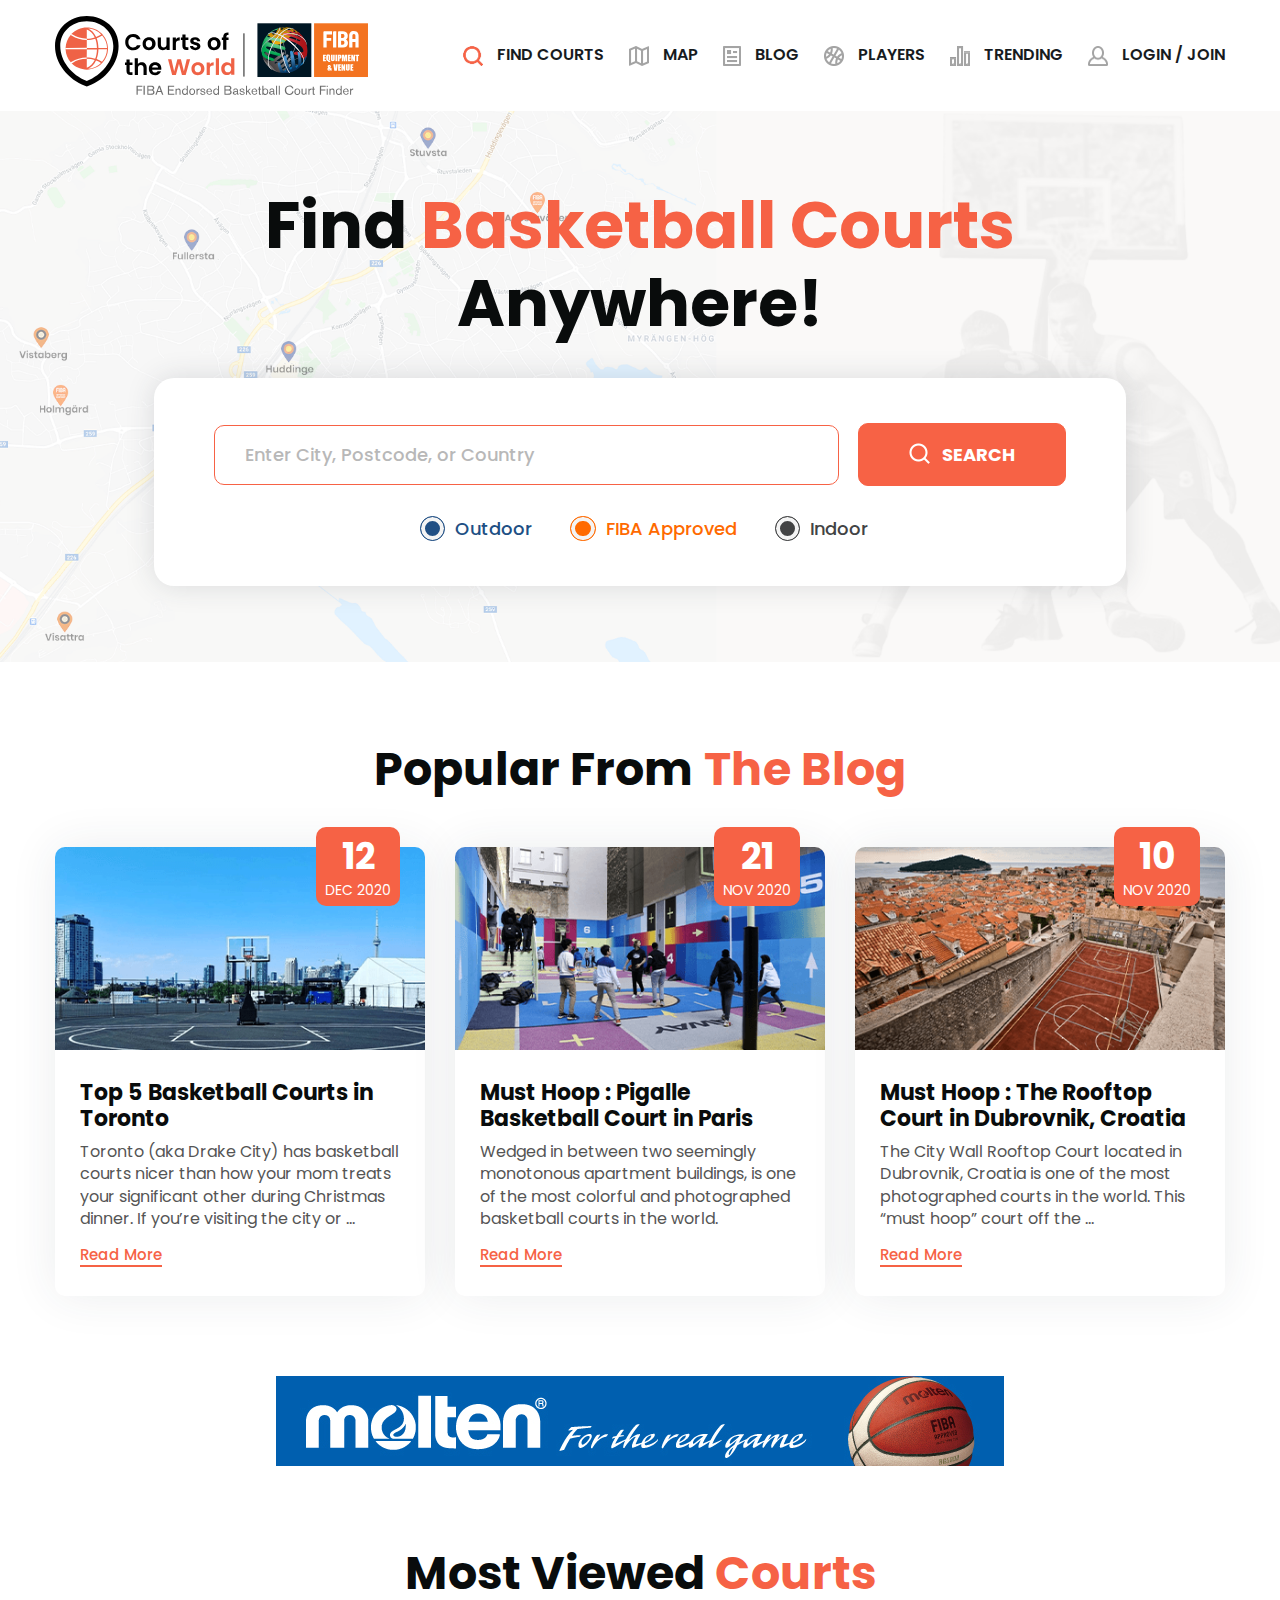
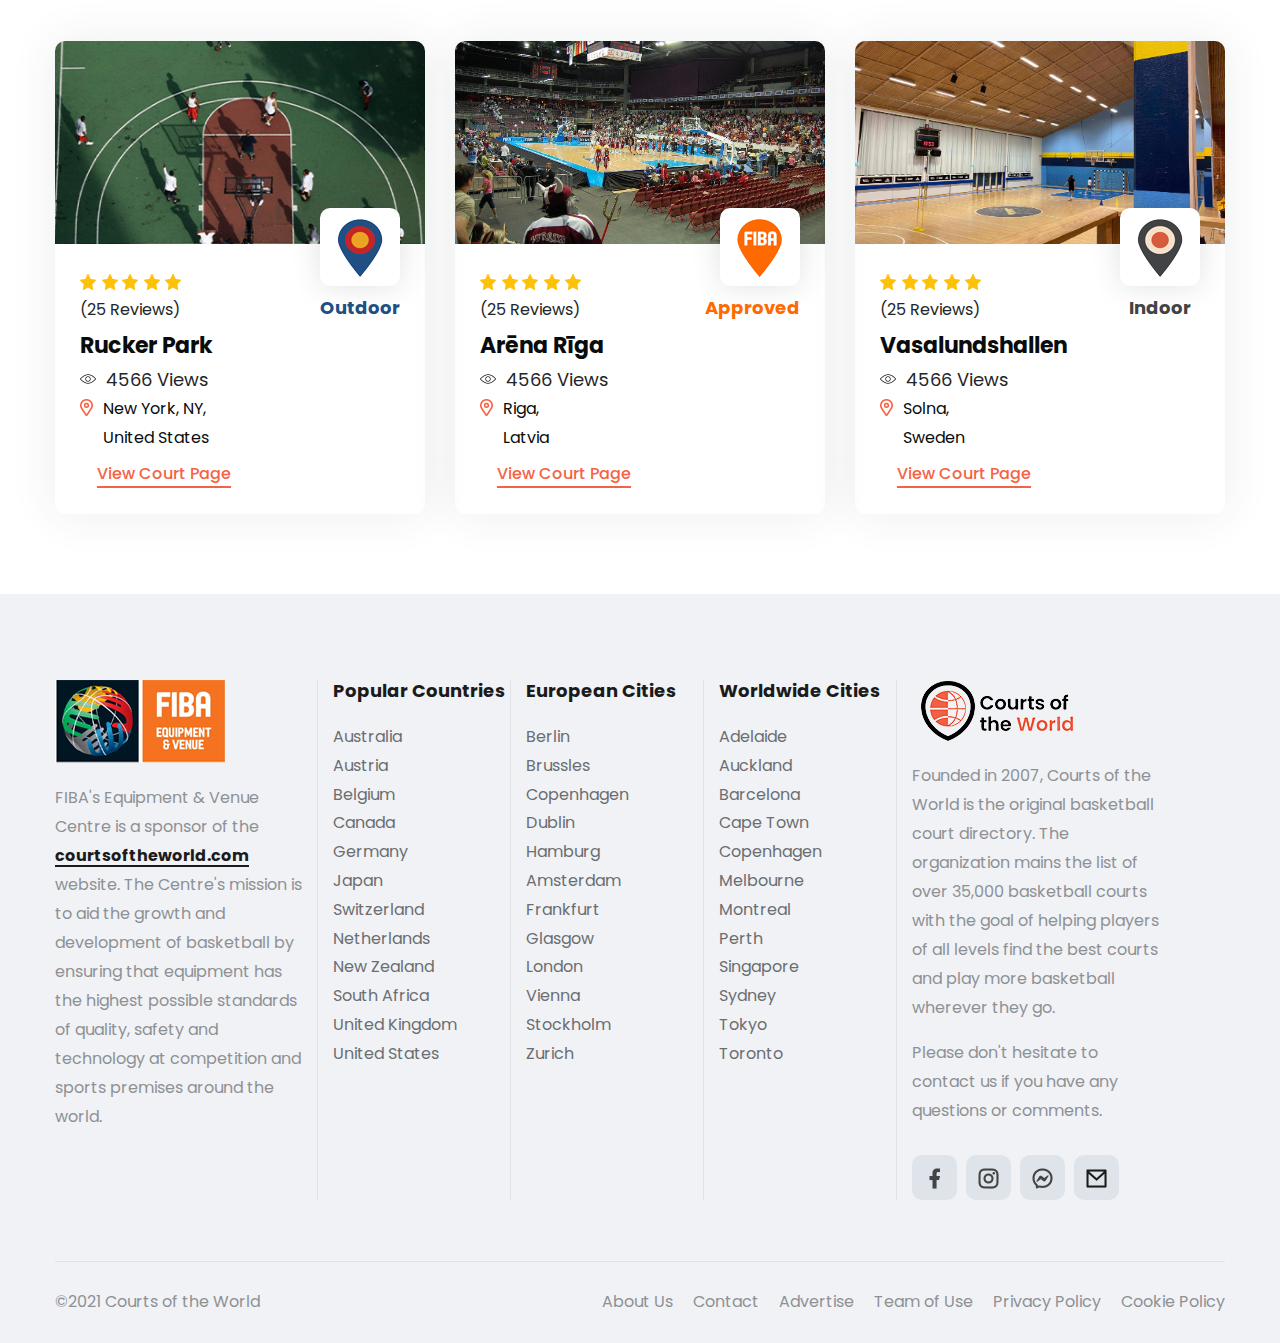
<file: index.html>
<!doctype html>
<html dir="ltr" lang="en-US">
<head>
    <title>Index</title>

    <link type="image/x-icon" rel="shortcut icon" href="assets/image/fav-icon.png" />
    <!-- Required meta tags -->
    <meta charset="UTF-8" />
    <meta name="HandheldFriendly" content="true">
    <meta name="viewport" content="width=device-width, initial-scale=1, shrink-to-fit=no">

    <meta name="description" content="">
    <meta name="keywords" content="">
    <meta name="author" content="">
    
    <!-- Bootstrap CSS -->
    <link rel="stylesheet" href="assets/css/bootstrap.min.css">

    <link type="text/css" rel="stylesheet" href="assets/css/style.css" />
    <link type="text/css" rel="stylesheet" href="assets/css/responsive.css" />

</head>
<body>
    <!-- Main Wrapper Start -->

    <div class="main-wrapper">
        <!-- Header Start-->
        <div class="main-header">
            <div class="container">
                <div class="header-wrapper">
                    <header>
                        <div class="menu-main">
                            <a href="#"><img src="assets/image/logo.svg" class="logo_img" alt="logo"></a>
                        </div>
                        <div class="menu">
                            <ul class="menu_inner">
                                <li class="last">
                                    <a href="#">
                                        <img src="assets/image/orange_search.png" alt="map" class="anim">
                                        <span class="anim">FIND COURTS</span>
                                    </a>
                                </li>
                            	<li>
                                    <a href="#">
                                        <img src="assets/image/map-2-line.png" alt="map" class="menu_img anim">
                                        <img src="assets/image/or_map-2-line.png" alt="map" class="or_menu_img anim">
                                        <span class="anim">MAP</span>
                                    </a>
	                            </li>
                                 <li>
                                    <a href="#">
                                        <img src="assets/image/article-line.png" alt="blog" class="menu_img mobile_menu">
                                        <img src="assets/image/or_article-line.png" alt="blog" class="or_menu_img mobile_menu">
                                        <span class="anim">BLOG</span> 
                                    </a>                         
                                </li>   
	                            <li>
                                    <a href="#">
                                        <img src="assets/image/basketball-line.png" alt="player" class="menu_img mobile_menu">
                                        <img src="assets/image/or_basketball-line.png" alt="player" class="or_menu_img mobile_menu">
                                        <span class="anim">PLAYERS</span>
                                    </a>
	                            </li>
	                            <li>
                                    <a href="#">
                                        <img src="assets/image/bar-chart-2-line.png" alt="trading" class="menu_img mobile_menu">
                                        <img src="assets/image/or_bar-chart-2-line.png" alt="trading" class="or_menu_img mobile_menu">
                                        <span class="anim">TRENDING</span>
                                    </a>
	                            </li>
	                            <li>
	                            	<a href="#">
                                        <img src="assets/image/gray_Profile.png" alt="login" class="menu_img mobile_menu">
                                        <img src="assets/image/Profile.png" alt="login" class="or_menu_img mobile_menu">
                                        <span class="mr-0">Login / Join</span>      
                                    </a>
	                            </li>
                            </ul>

                            <div id="toggle">
                                <div class="one"></div>
                                <div class="two"></div>
                                <div class="three"></div>
                            </div>
                        </div>
                    </header>
                </div>
            </div>
        </div>
        <!-- Header Close -->

        <!-- Main Content Start-->
        <div class="main-content">
            <div class="container text-center main_inner_content">
                <h1>Find <span>Basketball Courts</span> <br>Anywhere!</h1>
                <div class="search_box">
                    <input type="text" name="search_box" placeholder="Enter City, Postcode, or Country">
                    <a href="#" class="search_btn">
                        <img src="assets/image/search-line_1.png" alt="search" class="search anim">
                        <img src="assets/image/orange_search.png" alt="search" class="orange_search anim">
                        <span>SEARCH</span>
                    </a>

                    <div class="search_radio">
                        <!-- <div class="radio we-65 all-radio">
                            <input id="radio-1" name="radio" type="radio" checked>
                            <label for="radio-1" class="radio-label">All</label>
                        </div> -->

                        <div class="radio we-35 outdoor-radio">
                            <input id="radio-2" name="checkone" type="checkbox" checked>
                            <label for="radio-2" class="radio-label">Outdoor</label>
                        </div>
                        <div class="radio we-65 fiba-radio">
                            <input id="radio-4" name="checktwo" type="checkbox" checked >
                            <label for="radio-4" class="radio-label">FIBA Approved</label>
                        </div>
                        <div class="radio we-35 indoor-radio">
                            <input id="radio-3" name="checkthree" type="checkbox" checked >
                            <label for="radio-3" class="radio-label">Indoor</label>
                        </div>
                    </div>
                </div>
            </div>
        </div>
        <!-- Main Content Close -->

        <!-- Popular Section Start-->
        <div class="popular-section">    
            <div class="container ">
                <h2 class="sub_title">Popular From <span>The Blog</span></h2>
                <div class="popular-section-inner">
                    <div class="row">
                        <div class="col-md-4">
                             <div class="popular-all">
                                 <div class="popular-img">
                                    <a href="#"><img src="assets/image/image1.png" alt="popular-img1"></a>
                                 </div>
                                 <div class="popular-contain popular_shadow">
                                     <a href="#"><h3>Top 5 Basketball Courts in Toronto</h3></a>
                                     <p>Toronto (aka Drake City) has basketball courts nicer than how your mom treats your significant other during Christmas dinner. If you’re visiting the city or ... </p>
                                     <a href="#" class="view_more">Read More</a>
                                 </div>

                                 <div class="date_box">
                                     <span>12</span>
                                     <span>DEC 2020</span>
                                 </div>
                             </div>
                        </div>

                        <div class="col-md-4 new-mar">
                             <div class="popular-all">
                                 <div class="popular-img">
                                     <a href="#"><img src="assets/image/image2.png" alt="popular-img2"></a>
                                 </div>
                                 <div class="popular-contain popular_shadow">
                                     <a href="#"><h3>Must Hoop : Pigalle Basketball Court in Paris</h3></a>
                                     <p>Wedged in between two seemingly monotonous apartment buildings, is one of the most colorful and photographed basketball courts in the world.</p>
                                     <a href="#" class="view_more">Read More</a>
                                 </div>

                                 <div class="date_box">
                                     <span>21</span>
                                     <span>NOV 2020</span>
                                 </div>
                             </div>
                        </div>

                        <div class="col-md-4 new-mar">
                             <div class="popular-all popular-margin">
                                 <div class="popular-img">
                                     <a href="#"><img src="assets/image/image3.png" alt="popular-img3"></a>
                                 </div>
                                 <div class="popular-contain popular_shadow">
                                     <a href="#"><h3>Must Hoop : The Rooftop Court in Dubrovnik, Croatia</h3></a>
                                     <p>The City Wall Rooftop Court located in Dubrovnik, Croatia is one of the most photographed courts in the world. This “must hoop” court off the ...</p>
                                     <a href="#" class="view_more">Read More</a>
                                 </div>

                                 <div class="date_box">
                                     <span>10</span>
                                     <span>NOV 2020</span>
                                 </div>
                             </div>
                        </div>
                    </div>
                </div>
            </div>
        </div>
        <!-- Popular Section End-->

        <!-- Molten Banner Start-->
        <div class="molten_section">
            <div class="container">
                <img src="assets/image/molten_banner.jfif" alt="molten_banner">
            </div>
        </div>

        <!-- Molten Banner End-->

        <!-- Most Viewd Section Start-->
        <div class="most_view_section">
            <div class="container">
                <h2 class="sub_title">Most Viewed <span>Courts</span></h2>
                <div class="popular-section-inner">
                    <div class="row">
                        <div class="col-md-4">
                            <div class="most_view_all">
                                <div class="popular-img">
                                     <a href="#"><img src="assets/image/location1.png" alt="most_view1"></a>
                                 </div>
                                 <div class="popular-contain popular_shadow">
                                    <div class="d-flex">
                                        <img src="assets/image/star.png" alt="star">
                                        <span>(25 Reviews)</span>
                                    </div>
                                     <a href="#"><h3>Rucker Park</h3></a>
                                     <div class="count_view">
                                         <img src="assets/image/eye.png" alt="eye">
                                         <span>4566 Views</span>
                                     </div>
                                     <div class="most_view_contain">
                                        <img src="assets/image/location_pin.png" alt="loaction">
                                        <div class="location_link">
                                            <a href="#">New York, NY,</a><br>
                                            <a href="#">United States</a>
                                        </div>
                                     </div>
                                     <a href="#" class="view_page anim">View Court Page</a>

                                    <div class="location_box">
                                        <div class="location">
                                            <img src="assets/image/outdoor_pin.png" alt="orange-_black_location">
                                        </div>
                                        <span class="out_color1">Outdoor</span>
                                     </div>
                                 </div>
                            </div>
                        </div>

                        <div class="col-md-4">
                            <div class="most_view_all">
                                <div class="popular-img">
                                    <a href="#"><img src="assets/image/location2.jpg" alt="most_view2"></a>
                                 </div>
                                 <div class="popular-contain popular_shadow">
                                    <div class="d-flex">
                                        <img src="assets/image/star.png" alt="star">
                                        <span>(25 Reviews)</span>
                                    </div>
                                     <a href="#"><h3>Arēna Rīga</h3></a>
                                     <div class="count_view">
                                         <img src="assets/image/eye.png" alt="eye">
                                         <span>4566 Views</span>
                                     </div>
                                     <div class="most_view_contain">
                                         <img src="assets/image/location_pin.png" alt="location">
                                         <div class="location_link">
                                            <a href="#">Riga,</a><br>
                                            <a href="#">Latvia</a>
                                         </div>
                                     </div>
                                     <a href="#" class="view_page anim">View Court Page</a>

                                    <div class="location_box">
                                        <div class="location location_margin">
                                            <img src="assets/image/fiba_pin.png" alt="orange-_black_location">
                                        </div>
                                        <span class="out_color2">Approved</span>
                                     </div>
                                 </div>
                            </div>
                        </div>

                        <div class="col-md-4">
                            <div class="most_view_all">
                                <div class="popular-img">
                                     <a href="#"><img src="assets/image/location3.jpeg" alt="most_view3"></a>
                                 </div>
                                 <div class="popular-contain popular_shadow">
                                    <div class="d-flex">
                                        <img src="assets/image/star.png" alt="star">
                                        <span>(25 Reviews)</span>
                                    </div>
                                     <a href="#"><h3>Vasalundshallen</h3></a>
                                      <div class="count_view">
                                         <img src="assets/image/eye.png" alt="eye">
                                         <span>4566 Views</span>
                                     </div>
                                     <div class="most_view_contain">
                                         <img src="assets/image/location_pin.png" alt="location">
                                         <div class="location_link">
                                            <a href="#">Solna,</a><br>
                                            <a href="#">Sweden</a>
                                         </div>
                                     </div>
                                     <a href="#" class="view_page anim">View Court Page</a>
                                     <div class="location_box">
                                        <div class="location">
                                            <img src="assets/image/indoor_pin.png" alt="orange-_black_location">
                                        </div>
                                        <span>Indoor</span>
                                     </div>
                                 </div>
                            </div>
                        </div>
                    </div>
                </div>
            </div>
        </div>
        <!-- Most Viewd Section End-->

        <!-- Footer Start -->
        <div class="footer-wrapper">
            <footer>
                <div class="container">
                    <div class="footer-inner-section">
                        <div class="footer-contain pad">
                            <img src="assets/image/footer_img.png" alt="patener">
                            <p>FIBA's Equipment & Venue Centre is a sponsor of the <a href="https://courtsoftheworld.com" class="email" target="_blank">courtsoftheworld.com</a> website. The Centre's mission is to aid the growth and development of basketball by ensuring that equipment has the highest possible standards of quality, safety and technology at competition and sports premises around the world.</p>
                        </div>
                        <div class="popular_countries countries countri_left_pad countries1">
                            <div class="drop-tittle">
                                <h3 class="footer-tittle" id="countries1">Popular Countries</h3>
                                <img src="assets/image/drop-down.png" alt="drop-down">
                            </div>
                            <ul>
                                <li><a href="#">Australia</a></li>
                                <li><a href="#">Austria</a></li>
                                <li><a href="#">Belgium</a></li>
                                <li><a href="#">Canada</a></li>
                                <li><a href="#">Germany</a></li>
                                <li><a href="#">Japan</a></li>
                                <li><a href="#">Switzerland</a></li>
                                <li><a href="#">Netherlands</a></li>
                                <li><a href="#">New Zealand</a></li>
                                <li><a href="#">South Africa</a></li>
                                <li><a href="#">United Kingdom</a></li>
                                <li><a href="#">United States</a></li>         
                            </ul>
                        </div>
                        <div class="popular_countries countries countries2">
                            <div class="drop-tittle">
                                <h3 class="footer-tittle" id="countries2">European Cities</h3>
                                <img src="assets/image/drop-down.png" alt="drop-down">
                            </div>
                            <ul>
                                <li><a href="#">Berlin</a></li>
                                <li><a href="#">Brussles</a></li>
                                <li><a href="#">Copenhagen</a></li>
                                <li><a href="#">Dublin</a></li>
                                <li><a href="#">Hamburg</a></li>
                                <li><a href="#">Amsterdam</a></li>
                                <li><a href="#">Frankfurt</a></li>
                                <li><a href="#">Glasgow</a></li>
                                <li><a href="#">London</a></li>
                                <li><a href="#">Vienna</a></li>
                                <li><a href="#">Stockholm</a></li>
                                <li><a href="#">Zurich</a></li>         
                            </ul> 
                        </div>
                        <div class="popular_countries countries countri_right_pad countries3 border-new">
                            <div class="drop-tittle">
                                <h3 class="footer-tittle" id="countries3">Worldwide Cities</h3>
                                <img src="assets/image/drop-down.png" alt="drop-down">
                            </div>
                            <ul>
                                <li><a href="#">Adelaide</a></li>
                                <li><a href="#">Auckland</a></li>
                                <li><a href="#">Barcelona</a></li>
                                <li><a href="#">Cape Town</a></li>
                                <li><a href="#">Copenhagen</a></li>
                                <li><a href="#">Melbourne</a></li>
                                <li><a href="#">Montreal</a></li>
                                <li><a href="#">Perth</a></li>
                                <li><a href="#">Singapore</a></li>
                                <li><a href="#">Sydney</a></li>
                                <li><a href="#">Tokyo</a></li>
                                <li><a href="#">Toronto</a></li>         
                            </ul>
                        </div>

                         <div class="footer-contain footer-new-contain ">
                            <a href="#"><img src="assets/image/footer_logo.png" alt="logo"></a>
                            <p>Founded in 2007, Courts of the World is the original basketball court directory. The organization mains the list of over 35,000 basketball courts with the goal of helping players of all levels find the best courts and play more basketball wherever they go.</p>
                            <span class="mt-3 d-block">Please don't hesitate to contact us if you have any questions or comments.</span>
                            <div class="social_media">
                                <a href="#">
                                    <img src="assets/image/facebook.png" alt="facebook" class="social_img" >
                                </a>
                                <a href="#">
                                    <img src="assets/image/instagram.png" alt="instagram" class="social_img" >
                                </a>
                                <a href="#">
                                    <img src="assets/image/messenger.png" alt="messanger" class="social_img" >
                                </a>
                                <a href="#">
                                    <img src="assets/image/mail.png" alt="mail" class="social_img" >
                                </a>
                            </div>
                        </div>
                    </div>
                    <div class="copy_right">
                        <p>©2021 Courts of the World</p>
                        <ul class="footer_menu">
                            <li><a href="#">About Us</a></li>
                            <li><a href="#">Contact</a></li>
                            <li><a href="#">Advertise</a></li>
                            <li><a href="#">Team of Use</a></li>
                            <li><a href="#">Privacy Policy</a></li>
                            <li><a href="#">Cookie Policy</a></li>
                        </ul>
                    </div>
                </div>
            </footer>
        </div>
        <!-- Footer Close -->
    </div>

    <!-- Main Wrapper Close -->



    <!-- Optional JavaScript -->
    <!-- jQuery first, then Popper.js, then Bootstrap JS -->
    <script src="assets/js/jquery-3.5.1.min.js"></script>

    <!-- Custome JavaScript -->
    <script src="assets/js/custome.js"></script>
</body>
</html>
</file>
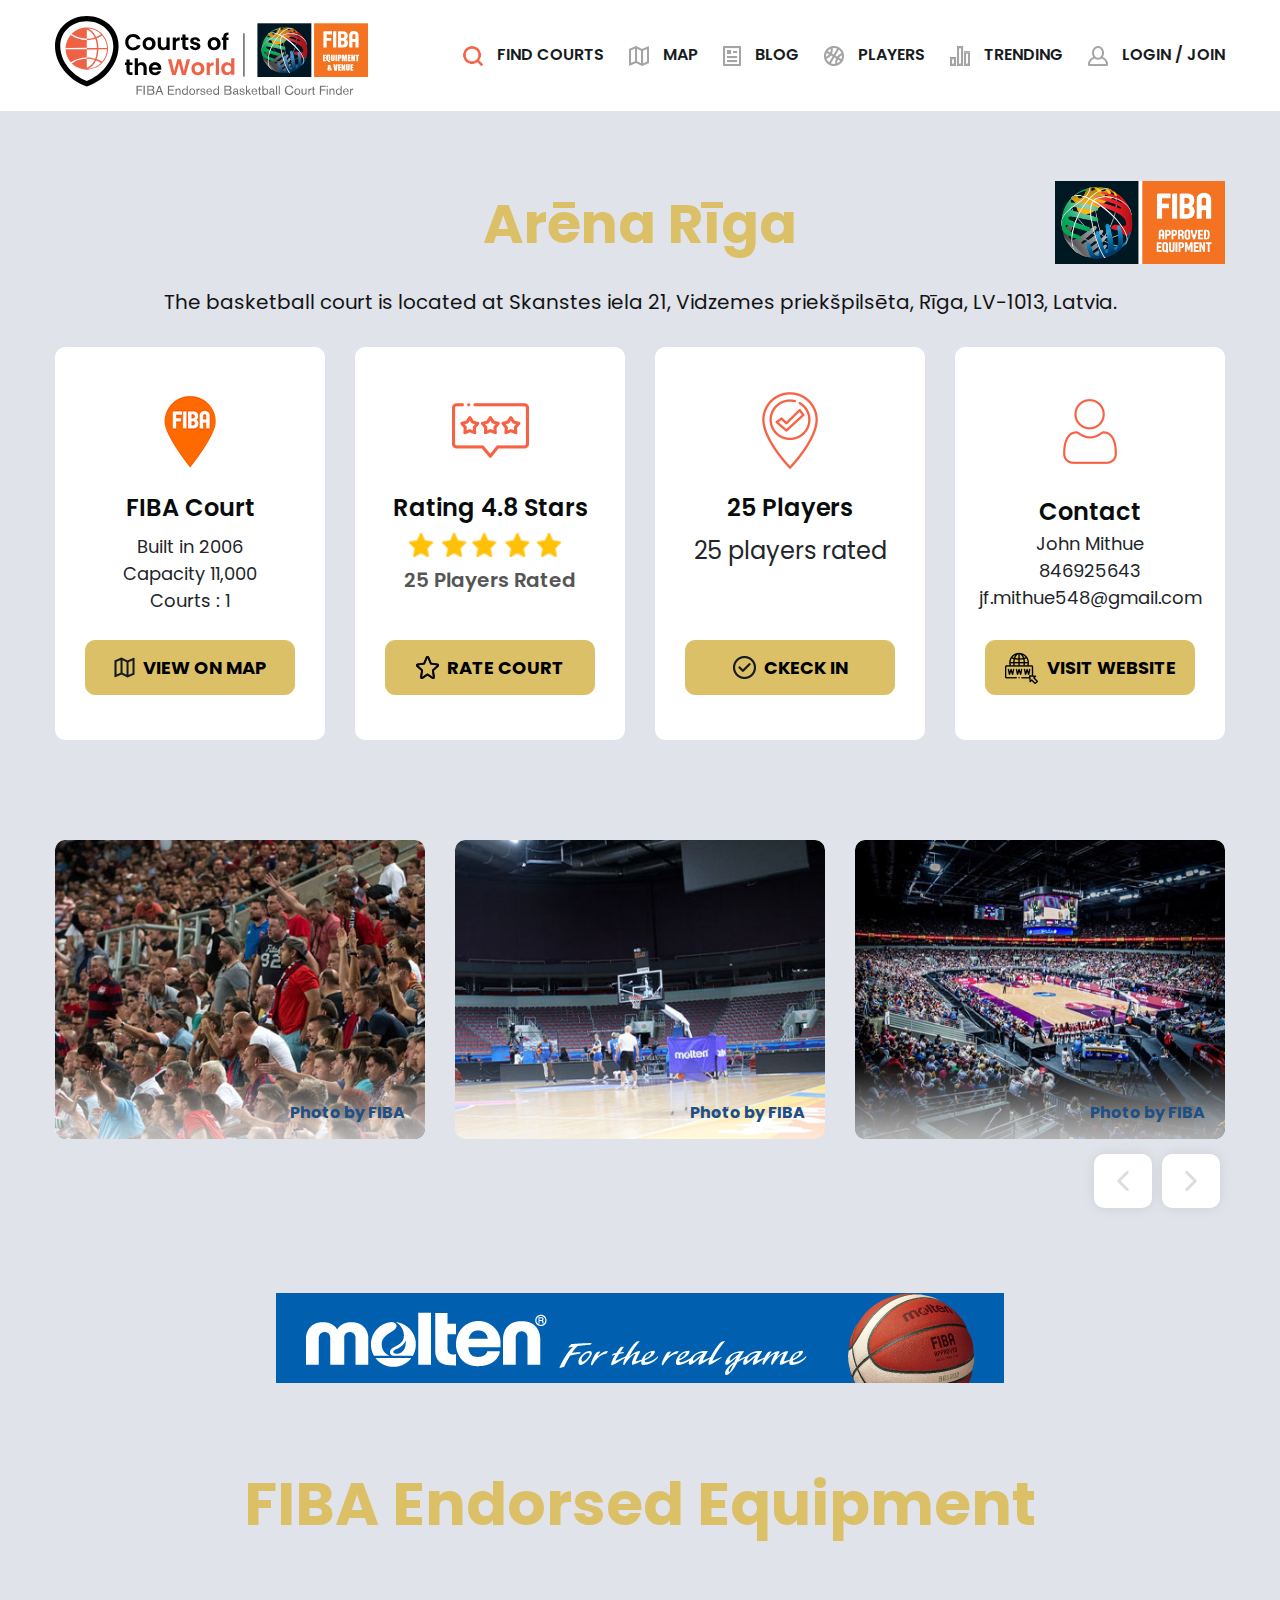
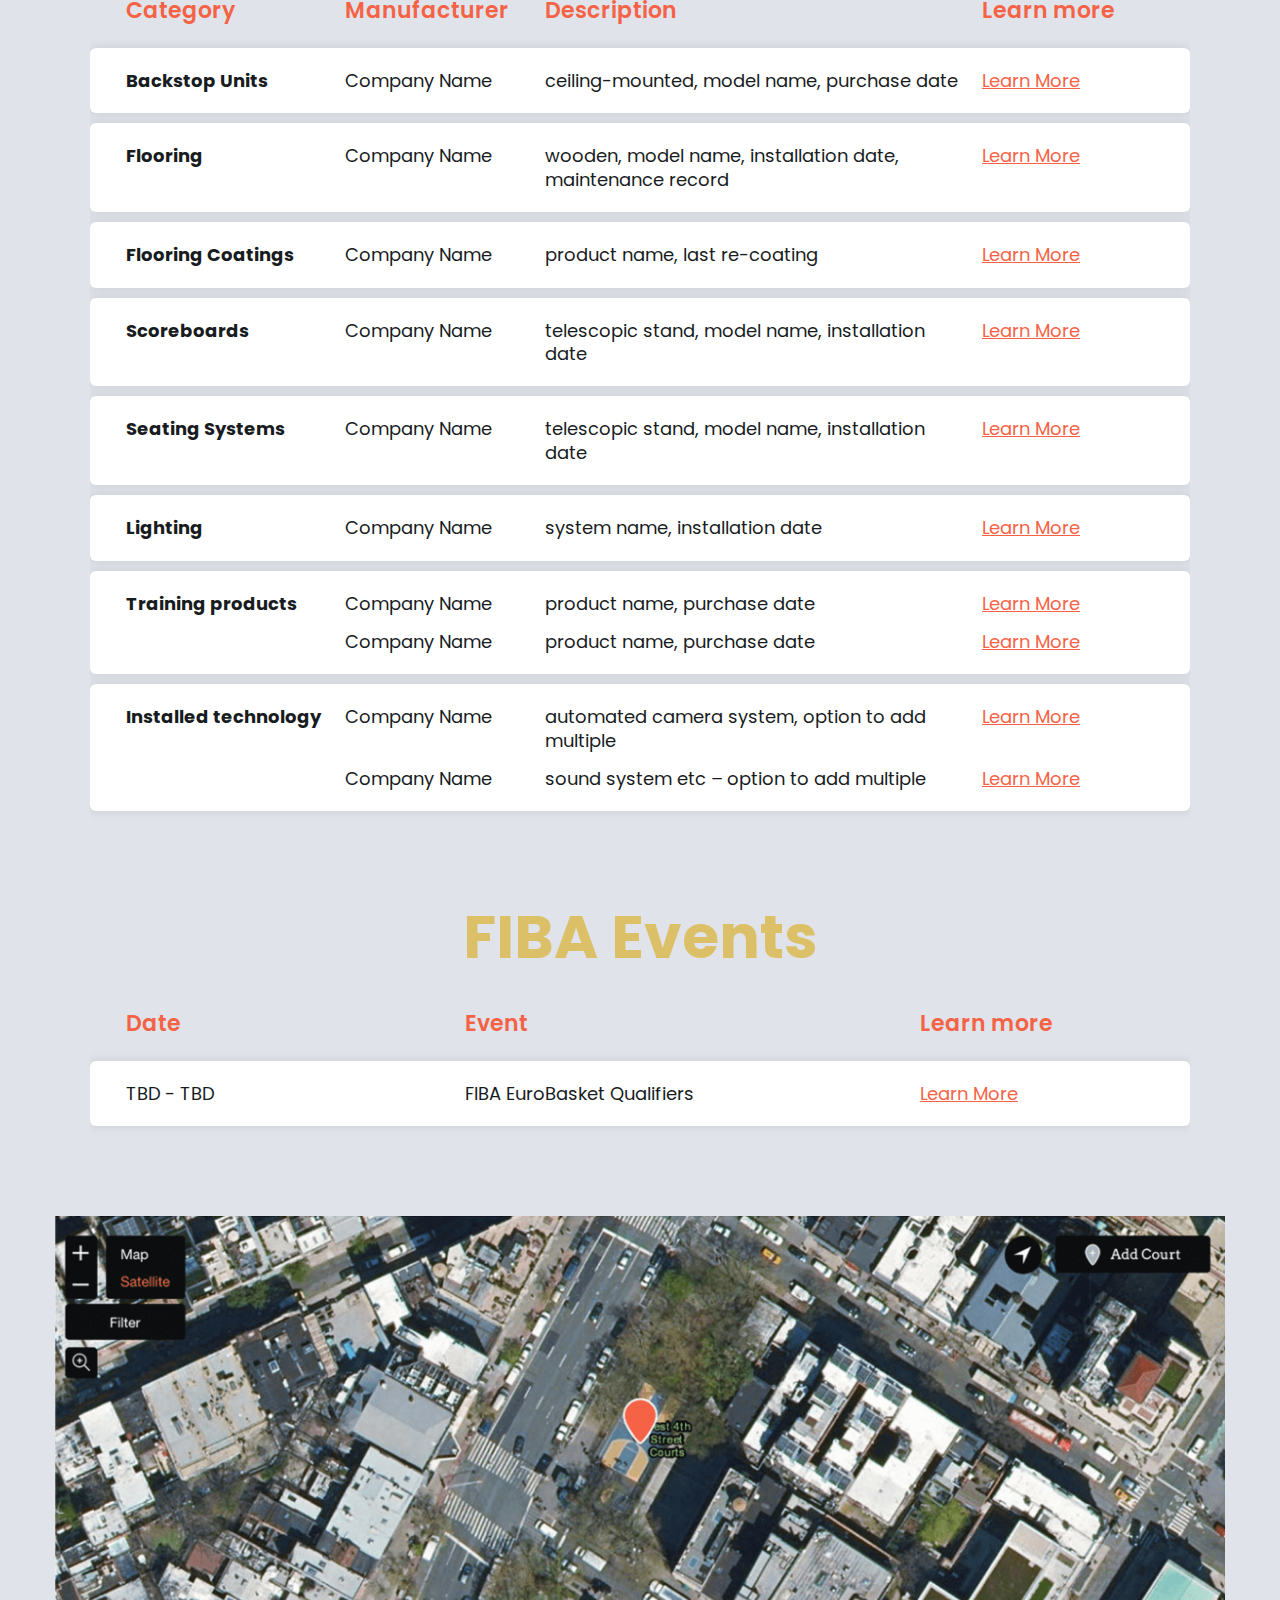
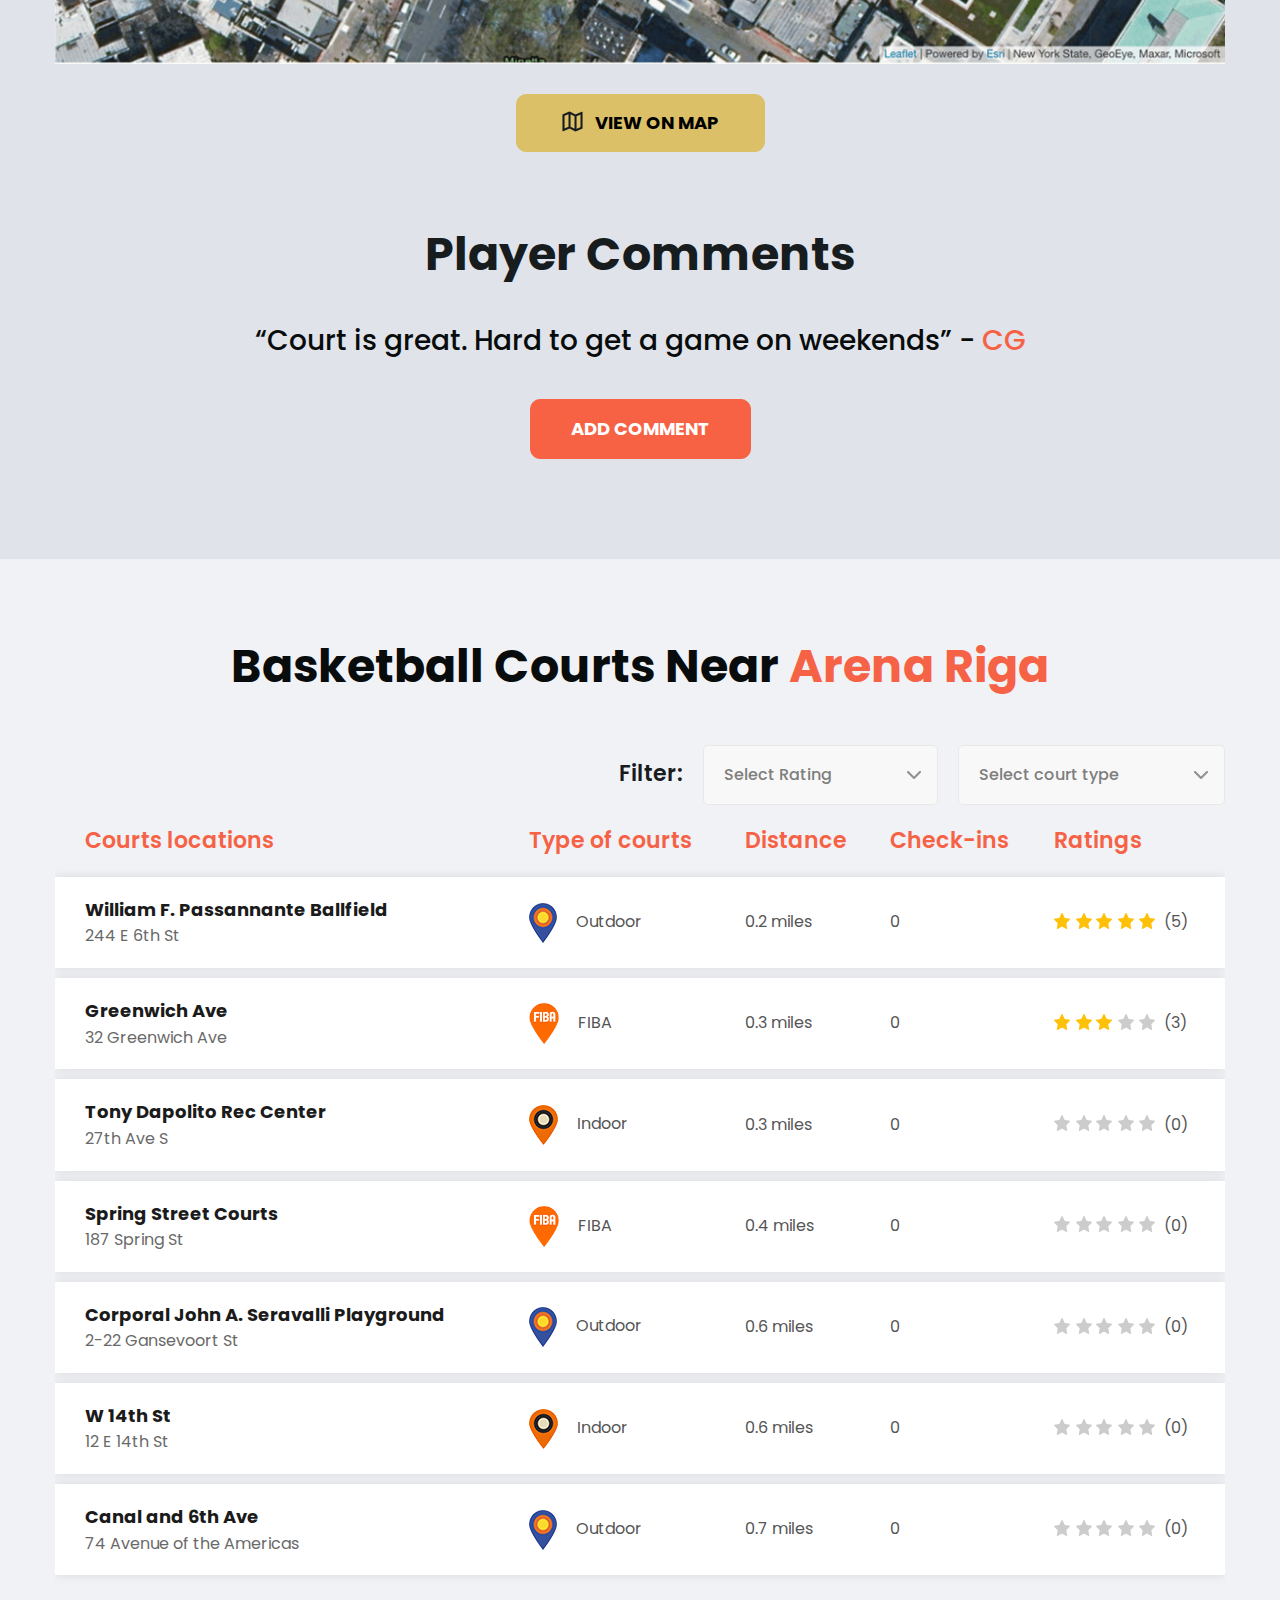
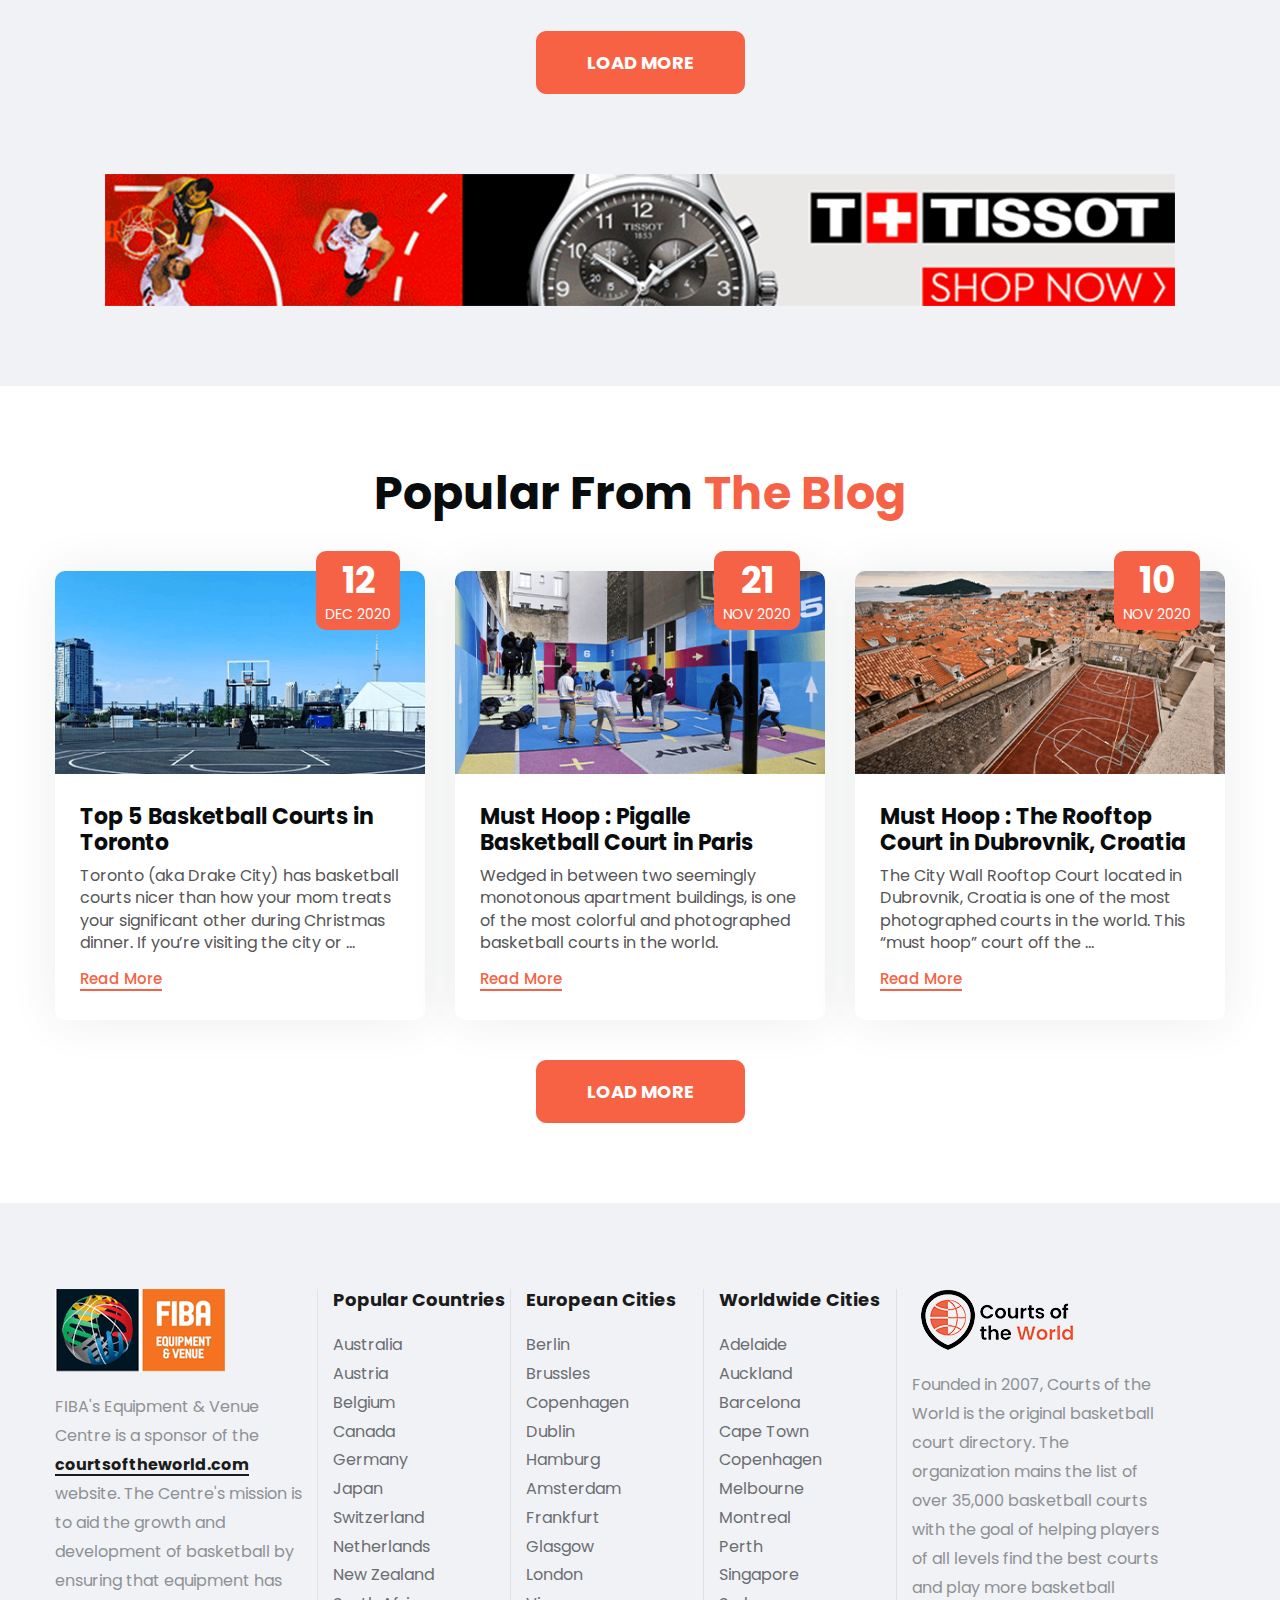
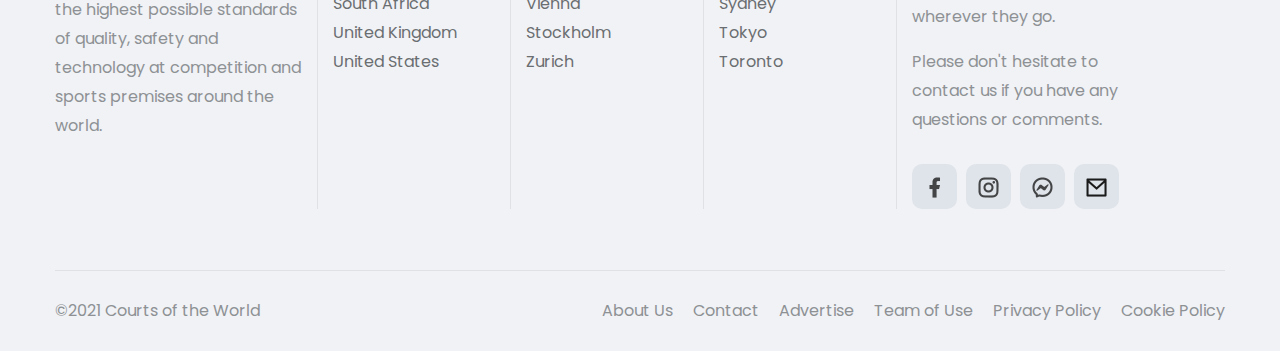
<file: fiba_approved.html>
<!doctype html>
<html dir="ltr" lang="en-US">
<head>
    <title>FIBA Approved</title>

    <link type="image/x-icon" rel="shortcut icon" href="assets/image/fav-icon.png" />
    <!-- Required meta tags -->
    <meta charset="UTF-8" />
    <meta name="HandheldFriendly" content="true">
    <meta name="viewport" content="width=device-width, initial-scale=1, shrink-to-fit=no">

    <meta name="description" content="">
    <meta name="keywords" content="">
    <meta name="author" content="">

    <!-- Bootstrap CSS -->
    <link rel="stylesheet" href="assets/css/bootstrap.min.css">

    <!-- Owl-Carousel CSS -->
    <link rel="stylesheet" href="assets/css/owl.carousel.min.css">
    <link rel="stylesheet" href="assets/css/owl.theme.default.min.css">

    <!-- Nice-selct CSS -->
    <link type="text/css" rel="stylesheet" href="assets/css/nice-select.css" />

    <link type="text/css" rel="stylesheet" href="assets/css/jquery.fancybox.min.css" />
    <link type="text/css" rel="stylesheet" href="assets/css/style.css" />
    <link type="text/css" rel="stylesheet" href="assets/css/responsive.css" />

</head>
<body>
<!-- Main Wrapper Start -->

<div class="main-wrapper outdoor_page fiba-page-wrapper">
    <!-- Header Start-->
    <div class="main-header">
        <div class="container">
            <div class="header-wrapper">
                <header>
                    <div class="menu-main">
                        <a href="#"><img src="assets/image/logo.svg" class="logo_img" alt="logo"></a>
                    </div>
                    <div class="menu">
                        <ul class="menu_inner">
                            <li class="last">
                                <a href="#">
                                    <img src="assets/image/orange_search.png" alt="map" class="anim">
                                    <span class="anim">FIND COURTS</span>
                                </a>
                            </li>
                            <li>
                                <a href="#">
                                    <img src="assets/image/map-2-line.png" alt="map" class="menu_img anim">
                                    <img src="assets/image/or_map-2-line.png" alt="map" class="or_menu_img anim">
                                    <span class="anim">MAP</span>
                                </a>
                            </li>
                            <li>
                                <a href="#">
                                    <img src="assets/image/article-line.png" alt="blog" class="menu_img mobile_menu">
                                    <img src="assets/image/or_article-line.png" alt="blog" class="or_menu_img mobile_menu">
                                    <span class="anim">BLOG</span>
                                </a>
                            </li>
                            <li>
                                <a href="#">
                                    <img src="assets/image/basketball-line.png" alt="player" class="menu_img mobile_menu">
                                    <img src="assets/image/or_basketball-line.png" alt="player" class="or_menu_img mobile_menu">
                                    <span class="anim">PLAYERS</span>
                                </a>
                            </li>
                            <li>
                                <a href="#">
                                    <img src="assets/image/bar-chart-2-line.png" alt="trading" class="menu_img mobile_menu">
                                    <img src="assets/image/or_bar-chart-2-line.png" alt="trading" class="or_menu_img mobile_menu">
                                    <span class="anim">TRENDING</span>
                                </a>
                            </li>
                            <li>
                                <a href="#">
                                    <img src="assets/image/gray_Profile.png" alt="login" class="menu_img mobile_menu">
                                    <img src="assets/image/Profile.png" alt="login" class="or_menu_img mobile_menu">
                                    <span class="mr-0">Login / Join</span>
                                </a>
                            </li>
                        </ul>

                        <div id="toggle">
                            <div class="one"></div>
                            <div class="two"></div>
                            <div class="three"></div>
                        </div>
                    </div>
                </header>
            </div>
        </div>
    </div>
    <!-- Header Close -->

    <!-- Main Content Start-->
    <div class="cage_main_contain">
        <div class="container">
            <div class="cage_inner_section">
                <h2 class="cage_title">Arēna Rīga</h2>
                <p class="cage_contain">The basketball court is located at Skanstes iela 21, Vidzemes priekšpilsēta, Rīga, LV-1013, Latvia.</p>
                <div class="fiba-venue-logo">
                    <a href="#"><img src="assets/image/approved_equipment_logo.png" alt="FIBA Logo"/> </a>
                </div>
            </div>

            <div class="row basketball_box_new">
                <div class="col-md-6 col-lg-3 col-sm-6 col-6 cage_box_mar cage_box_full">
                    <div class="cage_box">
                        <div class="cage_first_img">
                            <img src="assets/image/fb-cage-ic1.png" alt="pin">
                        </div>
                        <div class="cage_inner_box">
                            <h3 class="cage_box_title">FIBA Court</h3>
                            <div class="fb_count_view">
                                <p>Built in 2006 <br>Capacity 11,000<br>Courts : 1</p>
                            </div>
                        </div>
                        <a href="#" class="search_btn cage_box_btn">
                            <img src="assets/image/fiba-cage-small-ic1.png" alt="map" class="search anim">
                            <img src="assets/image/fiba-bg-cage-small-ic1.png" alt="map" class="orange_search anim">
                            <span>VIEW ON MAP</span>
                        </a>
                    </div>
                </div>

                <div class="col-md-6 col-lg-3 col-sm-6 col-6 cage_box_mar cage_box_full">
                    <div class="cage_box">
                        <div class="cage_first_img">
                            <img src="assets/image/cage-ic2.png" alt="star">
                        </div>
                        <div class="cage_inner_box">
                            <h3 class="cage_box_title">Rating 4.8 Stars</h3>
                            <div class="count_view cage_star_info">
                                <img src="assets/image/ot-star.png" alt="star">
                                <span>25 Players Rated</span>
                            </div>
                        </div>
                        <a href="#" class="search_btn cage_box_btn">
                            <img src="assets/image/fiba-or_cage-small-ic2.png" alt="star" class="search anim">
                            <img src="assets/image/fiba-bg-or_cage-small-ic2.png" alt="star" class="orange_search anim">
                            <span>RATE COURT</span>
                        </a>
                    </div>
                </div>

                <div class="col-md-6 col-lg-3 col-sm-6 col-6 mt-sm-4 mt-lg-0 cage_box_full">
                    <div class="cage_box">
                        <div class="cage_first_img">
                            <img src="assets/image/cage-ic3.png" alt="location">
                        </div>
                        <div class="cage_inner_box">
                            <h3 class="cage_box_title text-center">25 Players</h3>
                            <div class="fb_count_view ch_fb_count_view">
                                <p>25 players rated</p>
                            </div>
                        </div>
                        <a href="#" class="search_btn cage_box_btn">
                            <img src="assets/image/fiba-cage-small-ic3.png" alt="checkin" class="search anim">
                            <img src="assets/image/fiba-bg-cage-small-ic3.png" alt="checkin" class="orange_search anim">
                            <span>CKECK IN</span>
                        </a>
                    </div>
                </div>

                <div class="col-md-6 col-lg-3 col-sm-6 col-6 mt-sm-4 mt-lg-0 cage_box_full cage_box_mar_new">
                    <div class="cage_box">
                        <div class="cage_first_img">
                            <img src="assets/image/cage-ic5.png" alt="pin image">
                        </div>
                        <div class="cage_inner_box in_cage_inner_box">
                            <h3 class="cage_box_title">Contact</h3>
                            <div class="fb_count_view co_fb_count_view">
                                <p>John Mithue</p>
                                <p>846925643</p>
                                <p class="fiba-email-break">jf.mithue548@gmail.com</p>
                            </div>
                        </div>
                        <a href="#" class="search_btn cage_box_btn">
                            <img src="assets/image/fiba-cage-small-ic5.png" alt="Web" class="search anim">
                            <img src="assets/image/fiba-bg-cage-small-ic5.png" alt="Web" class="orange_search anim">
                            <span>Visit Website</span>
                        </a>
                    </div>
                </div>
            </div>

            <div class="cage_slider">
                <div class="owl-carousel owl-theme">
                    <div class="item">
                        <div class="cag-slider-image">
                            <a href="assets/image/fb-cage-slider-img1.jpg" data-fancybox="images" data-caption="<b>2010 summer</b><br> Photo by FIBA">
                                <img src="assets/image/fb-cage-slider-img1.jpg" alt="slider">
                            </a>
                            <p class="photo-by-label">Photo by FIBA</p>
                        </div>
                    </div>
                    <div class="item">
                        <div class="cag-slider-image">
                            <a href="assets/image/fb-cage-slider-img2.jpg" data-fancybox="images" data-caption="This image has a simple caption">
                                <img src="assets/image/fb-cage-slider-img2.jpg" alt="slider">
                            </a>
                            <p class="photo-by-label">Photo by FIBA</p>
                        </div>
                    </div>
                    <div class="item">
                        <div class="cag-slider-image">
                            <a href="assets/image/fb-cage-slider-img3.jpg" data-fancybox="images" data-caption="<b>2010 summer</b><br> Photo by FIBA">
                                <img src="assets/image/fb-cage-slider-img3.jpg" alt="slider">
                            </a>
                            <p class="photo-by-label">Photo by FIBA</p>
                        </div>
                    </div>
                    <div class="item">
                        <div class="cag-slider-image">
                            <a href="assets/image/fb-cage-slider-img1.jpg" data-fancybox="images" data-caption="This image has a simple caption">
                                <img src="assets/image/fb-cage-slider-img1.jpg" alt="slider">
                            </a>
                            <p class="photo-by-label">Photo by FIBA</p>
                        </div>
                    </div>
                    <div class="item">
                        <div class="cag-slider-image">
                            <a href="assets/image/fb-cage-slider-img2.jpg" data-fancybox="images" data-caption="<b>2010 summer</b><br> Photo by FIBA">
                                <img src="assets/image/fb-cage-slider-img2.jpg" alt="slider">
                            </a>
                            <p class="photo-by-label">Photo by FIBA</p>
                        </div>
                    </div>
                </div>
            </div>
        </div>
    </div>
    <!-- Main Content Close -->

    <!-- Court Comments Start-->
    <div class="court_comments_section">
        <img src="assets/image/molten_banner.jfif" alt="molten_banner" class="molten_banner_img">
        <div class="fiba-endorsed-equipment-wrapper">
            <div class="container">
                <div class="fiba-equipment-block">
                    <div class="fiba-equ-title">
                        <h2 class="cage_title">FIBA Endorsed Equipment</h2>
                    </div>
                    <div class="fiba-equipment-table">
                        <div class="table-responsive">
                            <table class="table">
                                <thead class="basketball_table_head">
                                <tr>
                                    <th class="table_pad_left">Category</th>
                                    <th>Manufacturer</th>
                                    <th>Description</th>
                                    <th>Learn more</th>
                                </tr>
                                </thead>
                                <tbody>
                                <tr>
                                    <td class=" table_pad_left">
                                        <p>Backstop Units</p>
                                    </td>
                                    <td>
                                        <p>Company Name</p>
                                    </td>
                                    <td>
                                        <p>ceiling-mounted, model name, purchase date</p>
                                    </td>
                                    <td>
                                        <p class="multiple-value-df"><a href="#0">Learn More</a></p>
                                    </td>
                                </tr>
                                <tr>
                                    <td class=" table_pad_left">
                                        <p>Flooring</p>
                                    </td>
                                    <td>
                                        <p>Company Name</p>
                                    </td>
                                    <td class="cm-white-space">
                                        <p>wooden, model name, installation date, maintenance record</p>
                                    </td>
                                    <td>
                                        <p class="multiple-value-df"><a href="#0">Learn More</a></p>
                                    </td>
                                </tr>
                                <tr>
                                    <td class=" table_pad_left">
                                        <p>Flooring Coatings</p>
                                    </td>
                                    <td>
                                        <p>Company Name</p>
                                    </td>
                                    <td>
                                        <p>product name, last re-coating</p>
                                    </td>
                                    <td>
                                        <p class="multiple-value-df"><a href="#0">Learn More</a></p>
                                    </td>
                                </tr>
                                <tr>
                                    <td class=" table_pad_left">
                                        <p>Scoreboards</p>
                                    </td>
                                    <td>
                                        <p>Company Name</p>
                                    </td>
                                    <td class="cm-white-space">
                                        <p>telescopic stand, model name, installation date</p>
                                    </td>
                                    <td>
                                        <p class="multiple-value-df"><a href="#0">Learn More</a></p>
                                    </td>
                                </tr>
                                <tr>
                                    <td class=" table_pad_left">
                                        <p>Seating Systems</p>
                                    </td>
                                    <td>
                                        <p>Company Name</p>
                                    </td>
                                    <td class="cm-white-space">
                                        <p>telescopic stand, model name, installation date</p>
                                    </td>
                                    <td>
                                        <p class="multiple-value-df"><a href="#0">Learn More</a></p>
                                    </td>
                                </tr>
                                <tr>
                                    <td class=" table_pad_left">
                                        <p>Lighting</p>
                                    </td>
                                    <td>
                                        <p>Company Name</p>
                                    </td>
                                    <td class="cm-white-space">
                                        <p>system name, installation date</p>
                                    </td>
                                    <td>
                                        <p class="multiple-value-df"><a href="#0">Learn More</a></p>
                                    </td>
                                </tr>
                                <tr>
                                    <td class=" table_pad_left">
                                        <p>Training products</p>
                                    </td>
                                    <td>
                                        <p class="multiple-value-df">
                                            <span data-mh="thr-title">Company Name</span>
                                            <span data-mh="fo-title">Company Name</span>
                                        </p>
                                    </td>
                                    <td class="cm-white-space">
                                        <p class="multiple-value-df">
                                            <span data-mh="thr-title">product name, purchase date</span>
                                            <span data-mh="fo-title">product name, purchase date</span>
                                        </p>
                                    </td>
                                    <td>
                                        <p class="multiple-value-df">
                                            <a data-mh="thr-title" href="#0">Learn More</a>
                                            <a data-mh="fo-title" href="#0">Learn More</a>
                                        </p>
                                    </td>
                                </tr>
                                <tr>
                                    <td class=" table_pad_left">
                                        <p>Installed technology</p>
                                    </td>
                                    <td>
                                        <p class="multiple-value-df ">
                                            <span data-mh="f-title">Company Name</span>
                                            <span data-mh="t-title">Company Name</span>
                                        </p>
                                    </td>
                                    <td class="cm-white-space">
                                        <p class="multiple-value-df">
                                            <span data-mh="f-title">automated camera system, option to add multiple</span>
                                            <span data-mh="t-title">sound system etc – option to add multiple</span>
                                        </p>
                                    </td>
                                    <td>
                                        <p class="multiple-value-df">
                                            <a data-mh="f-title" href="#0">Learn More</a>
                                            <a data-mh="t-title" href="#0">Learn More</a>
                                        </p>
                                    </td>
                                </tr>
                                </tbody>
                            </table>
                        </div>
                    </div>
                </div>
            </div>
        </div>
        <div class="container">
            <div class="fiba-event-block">
                <div class="fiba-equ-title">
                    <h2 class="cage_title">FIBA Events</h2>
                </div>
                <div class="fiba-equipment-table">
                    <div class="table-responsive">
                        <table class="table">
                            <thead class="basketball_table_head">
                            <tr>
                                <th class="table_pad_left">Date</th>
                                <th>Event</th>
                                <th>Learn more</th>
                            </tr>
                            </thead>
                            <tbody>
                            <tr>
                                <td>
                                    <p>TBD - TBD</p>
                                </td>
                                <td>
                                    <p>FIBA EuroBasket Qualifiers</p>
                                </td>
                                <td>
                                    <p class="multiple-value-df">
                                        <a  href="#0">Learn More</a>
                                    </p>
                                </td>
                            </tr>
                            </tbody>
                        </table>
                    </div>
                </div>
            </div>
            <img src="assets/image/map_img.png" alt="map">
            <a href="#" class="search_btn cage_box_btn map_btn">
                <img src="assets/image/fiba-cage-small-ic1.png" alt="map" class="search anim">
                <img src="assets/image/fiba-bg-cage-small-ic1.png" alt="map" class="orange_search anim">
                <span>VIEW ON MAP</span>
            </a>
        </div>

        <div class="container">
            <h2 class="cage_title fb-player-comments">Player Comments</h2>
            <p class="sub_title">“Court is great. Hard to get a game on weekends” - <span>CG</span></p>
            <a href="#" class="search_btn photo_btn">
                <span>Add Comment</span>
            </a>
        </div>
    </div>
    <!-- Court Comments End-->

    <!-- Basketball near cage Start-->
    <div class="basketball_near_cage_section">
        <div class="container">
            <h2 class="sub_title">Basketball Courts Near <span>Arena Riga</span></h2>
            <div class="rating_filter">
                <span>Filter: </span>
                <select class="filter_select">
                    <option value="select">Select Rating</option>
                    <option value="5">5 Star Rating</option>
                    <option value="4">4 Star Rating</option>
                    <option value="3">3 Star Rating</option>
                    <option value="2">2 Star Rating</option>
                    <option value="1">1 Star Rating</option>
                </select>
                <select class="filter_select">
                    <option value="court_type">Select court type</option>
                    <option value="Outdoor">Outdoor</option>
                    <option value="Indoor">Indoor</option>
                    <option value="FIBA_Approved">FIBA Approved</option>
                </select>
            </div>

            <div class="table-responsive">
                <table class="table">
                    <thead class="basketball_table_head">
                    <tr>
                        <th class="table_pad_left">Courts locations</th>
                        <th>Type of courts</th>
                        <th>Distance</th>
                        <th>Check-ins</th>
                        <th>Ratings</th>
                    </tr>
                    </thead>
                    <tbody>
                    <tr>
                        <td class="basketball_data table_pad_left">
                            <p>William F. Passannante  Ballfield</p>
                            <span class="baskeball_span">244 E 6th St</span>
                        </td>
                        <td class="basketball_img_data">
                            <img src="assets/image/outdor-ic.png">
                            <span>Outdoor</span>
                        </td>
                        <td>0.2 miles</td>
                        <td>0</td>
                        <td class="basketball_img_data_new">
                            <img src="assets/image/table_star.png" class="mb-1">
                            <span>(5)</span>
                        </td>
                    </tr>
                    <tr>
                        <td class="basketball_data table_pad_left">
                            <p>Greenwich Ave</p>
                            <span class="baskeball_span">32 Greenwich Ave</span>
                        </td>
                        <td class="basketball_img_data">
                            <img src="assets/image/fb-table-ic.png">
                            <span>FIBA </span>
                        </td>
                        <td>0.3 miles</td>
                        <td>0</td>
                        <td class="basketball_img_data_new">
                            <img src="assets/image/table_thre_star.png" class="mb-1">
                            <span>(3)</span>
                        </td>
                    </tr>
                    <tr>
                        <td class="basketball_data table_pad_left">
                            <p>Tony Dapolito Rec Center</p>
                            <span class="baskeball_span">27th Ave S</span>
                        </td>
                        <td class="basketball_img_data">
                            <img src="assets/image/indor-ic.png">
                            <span>Indoor</span>
                        </td>
                        <td>0.3 miles</td>
                        <td>0</td>
                        <td class="basketball_img_data_new">
                            <img src="assets/image/blank_star.png" class="mb-1">
                            <span>(0)</span>
                        </td>
                    </tr>
                    <tr>
                        <td class="basketball_data table_pad_left">
                            <p>Spring Street Courts</p>
                            <span class="baskeball_span">187 Spring St</span>
                        </td>
                        <td class="basketball_img_data">
                            <img src="assets/image/fb-table-ic.png" alt="Fiba">
                            <span>FIBA</span>
                        </td>
                        <td>0.4 miles</td>
                        <td>0</td>
                        <td class="basketball_img_data_new">
                            <img src="assets/image/blank_star.png" class="mb-1">
                            <span>(0)</span>
                        </td>
                    </tr>
                    <tr>
                        <td class="basketball_data table_pad_left">
                            <p>Corporal John A. Seravalli Playground</p>
                            <span class="baskeball_span">2-22 Gansevoort St</span>
                        </td>
                        <td class="basketball_img_data">
                            <img src="assets/image/outdor-ic.png">
                            <span>Outdoor</span>
                        </td>
                        <td>0.6 miles</td>
                        <td>0</td>
                        <td class="basketball_img_data_new">
                            <img src="assets/image/blank_star.png" class="mb-1">
                            <span>(0)</span>
                        </td>
                    </tr>
                    <tr>
                        <td class="basketball_data table_pad_left">
                            <p>W 14th St</p>
                            <span class="baskeball_span">12 E 14th St</span>
                        </td>
                        <td class="basketball_img_data">
                            <img src="assets/image/indor-ic.png">
                            <span>Indoor</span>
                        </td>
                        <td>0.6 miles</td>
                        <td>0</td>
                        <td class="basketball_img_data_new">
                            <img src="assets/image/blank_star.png" class="mb-1">
                            <span>(0)</span>
                        </td>
                    </tr>
                    <tr>
                        <td class="basketball_data table_pad_left">
                            <p>Canal and 6th Ave</p>
                            <span class="baskeball_span">74 Avenue of the Americas</span>
                        </td>
                        <td class="basketball_img_data">
                            <img src="assets/image/outdor-ic.png">
                            <span>Outdoor</span>
                        </td>
                        <td>0.7 miles</td>
                        <td>0</td>
                        <td class="basketball_img_data_new">
                            <img src="assets/image/blank_star.png" class="mb-1">
                            <span>(0)</span>
                        </td>
                    </tr>
                    </tbody>
                </table>
            </div>
            <div class="load_more_section">
                <a href="#" class="search_btn">
                    <span>Load More</span>
                </a><br>
                <img src="assets/image/tissit_bg.png" alt="tissot" class="tissot_img">
            </div>
        </div>
    </div>
    <!-- Basketball near cage End-->

    <!-- Popular Section Start-->
    <div class="popular-section">
        <div class="container ">
            <h2 class="sub_title">Popular From <span>The Blog</span></h2>
            <div class="popular-section-inner">
                <div class="row">
                    <div class="col-md-4">
                        <div class="popular-all">
                            <div class="popular-img">
                                <a href="#"><img src="assets/image/image1.png" alt="popular-img1"></a>
                            </div>
                            <div class="popular-contain popular_shadow">
                                <a href="#"><h3>Top 5 Basketball Courts in Toronto</h3></a>
                                <p>Toronto (aka Drake City) has basketball courts nicer than how your mom treats your significant other during Christmas dinner. If you’re visiting the city or ... </p>
                                <a href="#" class="view_more">Read More</a>
                            </div>

                            <div class="date_box">
                                <span>12</span>
                                <span>DEC 2020</span>
                            </div>
                        </div>
                    </div>

                    <div class="col-md-4 new-mar">
                        <div class="popular-all">
                            <div class="popular-img">
                                <a href="#"><img src="assets/image/image2.png" alt="popular-img2"></a>
                            </div>
                            <div class="popular-contain popular_shadow">
                                <a href="#"><h3>Must Hoop : Pigalle Basketball Court in Paris</h3></a>
                                <p>Wedged in between two seemingly monotonous apartment buildings, is one of the most colorful and photographed basketball courts in the world.</p>
                                <a href="#" class="view_more">Read More</a>
                            </div>

                            <div class="date_box">
                                <span>21</span>
                                <span>NOV 2020</span>
                            </div>
                        </div>
                    </div>

                    <div class="col-md-4 new-mar">
                        <div class="popular-all popular-margin">
                            <div class="popular-img">
                                <a href="#"><img src="assets/image/image3.png" alt="popular-img3"></a>
                            </div>
                            <div class="popular-contain popular_shadow">
                                <a href="#"><h3>Must Hoop : The Rooftop Court in Dubrovnik, Croatia</h3></a>
                                <p>The City Wall Rooftop Court located in Dubrovnik, Croatia is one of the most photographed courts in the world. This “must hoop” court off the ...</p>
                                <a href="#" class="view_more">Read More</a>
                            </div>

                            <div class="date_box">
                                <span>10</span>
                                <span>NOV 2020</span>
                            </div>
                        </div>
                    </div>

                    <div class="col">
                        <div class="load_more_section">
                            <a href="#" class="search_btn">
                                <span>Load More</span>
                            </a>
                        </div>
                    </div>
                </div>
            </div>
        </div>
    </div>
    <!-- Popular Section End-->

    <!-- Footer Start -->
    <div class="footer-wrapper">
        <footer>
            <div class="container">
                <div class="footer-inner-section">
                    <div class="footer-contain pad">
                        <img src="assets/image/footer_img.png" alt="patener">
                        <p>FIBA's Equipment & Venue Centre is a sponsor of the <a href="https://courtsoftheworld.com" class="email" target="_blank">courtsoftheworld.com</a> website. The Centre's mission is to aid the growth and development of basketball by ensuring that equipment has the highest possible standards of quality, safety and technology at competition and sports premises around the world.</p>
                    </div>
                    <div class="popular_countries countries countri_left_pad countries1">
                        <div class="drop-tittle">
                            <h3 class="footer-tittle" id="countries1">Popular Countries</h3>
                            <img src="assets/image/drop-down.png" alt="drop-down">
                        </div>
                        <ul>
                            <li><a href="#">Australia</a></li>
                            <li><a href="#">Austria</a></li>
                            <li><a href="#">Belgium</a></li>
                            <li><a href="#">Canada</a></li>
                            <li><a href="#">Germany</a></li>
                            <li><a href="#">Japan</a></li>
                            <li><a href="#">Switzerland</a></li>
                            <li><a href="#">Netherlands</a></li>
                            <li><a href="#">New Zealand</a></li>
                            <li><a href="#">South Africa</a></li>
                            <li><a href="#">United Kingdom</a></li>
                            <li><a href="#">United States</a></li>
                        </ul>
                    </div>
                    <div class="popular_countries countries countries2">
                        <div class="drop-tittle">
                            <h3 class="footer-tittle" id="countries2">European Cities</h3>
                            <img src="assets/image/drop-down.png" alt="drop-down">
                        </div>
                        <ul>
                            <li><a href="#">Berlin</a></li>
                            <li><a href="#">Brussles</a></li>
                            <li><a href="#">Copenhagen</a></li>
                            <li><a href="#">Dublin</a></li>
                            <li><a href="#">Hamburg</a></li>
                            <li><a href="#">Amsterdam</a></li>
                            <li><a href="#">Frankfurt</a></li>
                            <li><a href="#">Glasgow</a></li>
                            <li><a href="#">London</a></li>
                            <li><a href="#">Vienna</a></li>
                            <li><a href="#">Stockholm</a></li>
                            <li><a href="#">Zurich</a></li>
                        </ul>
                    </div>
                    <div class="popular_countries countries countri_right_pad countries3 border-new">
                        <div class="drop-tittle">
                            <h3 class="footer-tittle" id="countries3">Worldwide Cities</h3>
                            <img src="assets/image/drop-down.png" alt="drop-down">
                        </div>
                        <ul>
                            <li><a href="#">Adelaide</a></li>
                            <li><a href="#">Auckland</a></li>
                            <li><a href="#">Barcelona</a></li>
                            <li><a href="#">Cape Town</a></li>
                            <li><a href="#">Copenhagen</a></li>
                            <li><a href="#">Melbourne</a></li>
                            <li><a href="#">Montreal</a></li>
                            <li><a href="#">Perth</a></li>
                            <li><a href="#">Singapore</a></li>
                            <li><a href="#">Sydney</a></li>
                            <li><a href="#">Tokyo</a></li>
                            <li><a href="#">Toronto</a></li>
                        </ul>
                    </div>

                    <div class="footer-contain footer-new-contain ">
                        <a href="#"><img src="assets/image/footer_logo.png" alt="logo"></a>
                        <p>Founded in 2007, Courts of the World is the original basketball court directory. The organization mains the list of over 35,000 basketball courts with the goal of helping players of all levels find the best courts and play more basketball wherever they go.</p>
                        <span class="mt-3 d-block">Please don't hesitate to contact us if you have any questions or comments.</span>
                        <div class="social_media">
                            <a href="#">
                                <img src="assets/image/facebook.png" alt="facebook" class="social_img" >
                            </a>
                            <a href="#">
                                <img src="assets/image/instagram.png" alt="instagram" class="social_img" >
                            </a>
                            <a href="#">
                                <img src="assets/image/messenger.png" alt="messanger" class="social_img" >
                            </a>
                            <a href="#">
                                <img src="assets/image/mail.png" alt="mail" class="social_img" >
                            </a>
                        </div>
                    </div>
                </div>
                <div class="copy_right">
                    <p>©2021 Courts of the World</p>
                    <ul class="footer_menu">
                        <li><a href="#">About Us</a></li>
                        <li><a href="#">Contact</a></li>
                        <li><a href="#">Advertise</a></li>
                        <li><a href="#">Team of Use</a></li>
                        <li><a href="#">Privacy Policy</a></li>
                        <li><a href="#">Cookie Policy</a></li>
                    </ul>
                </div>
            </div>
        </footer>
    </div>
    <!-- Footer Close -->
</div>

<!-- Main Wrapper Close -->



<!-- Optional JavaScript -->
<!-- jQuery first, then Popper.js, then Bootstrap JS -->
<script src="assets/js/jquery-3.5.1.min.js"></script>
<script src="assets/js/owl.carousel.min.js"></script>
<script src="assets/js/jquery.nice-select.min.js"></script>
<script src="assets/js/jquery.fancybox.min.js"></script>
<script src="assets/js/jquery.matchHeight-min.js"></script>

<!-- Custome JavaScript -->
<script src="assets/js/custome.js"></script>

<script>
    //Match title height
    function MatchHeight() {
        $('.match')
            .matchHeight({})
        ;
    }
    //Functions that run when all HTML is loaded
    $(document).ready(function() {
        MatchHeight();
    });
</script>
</body>
</html>
</file>
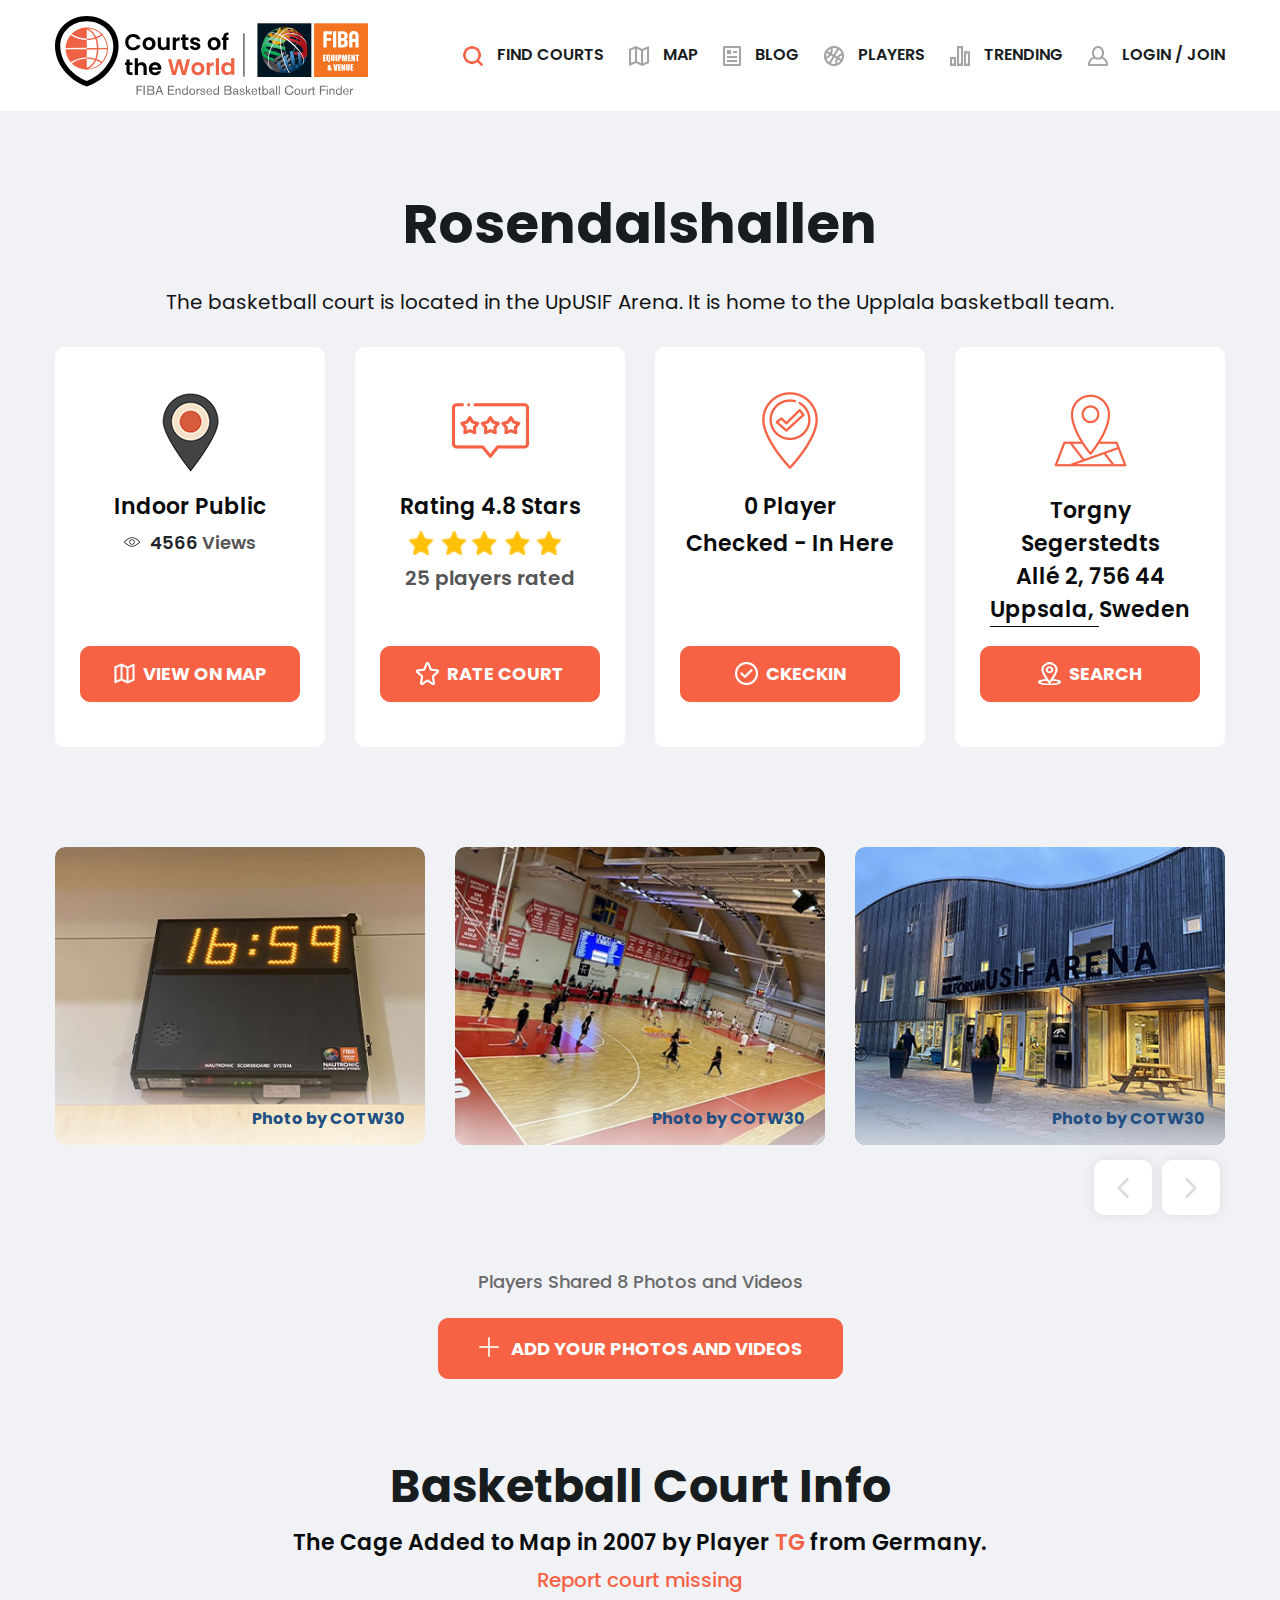
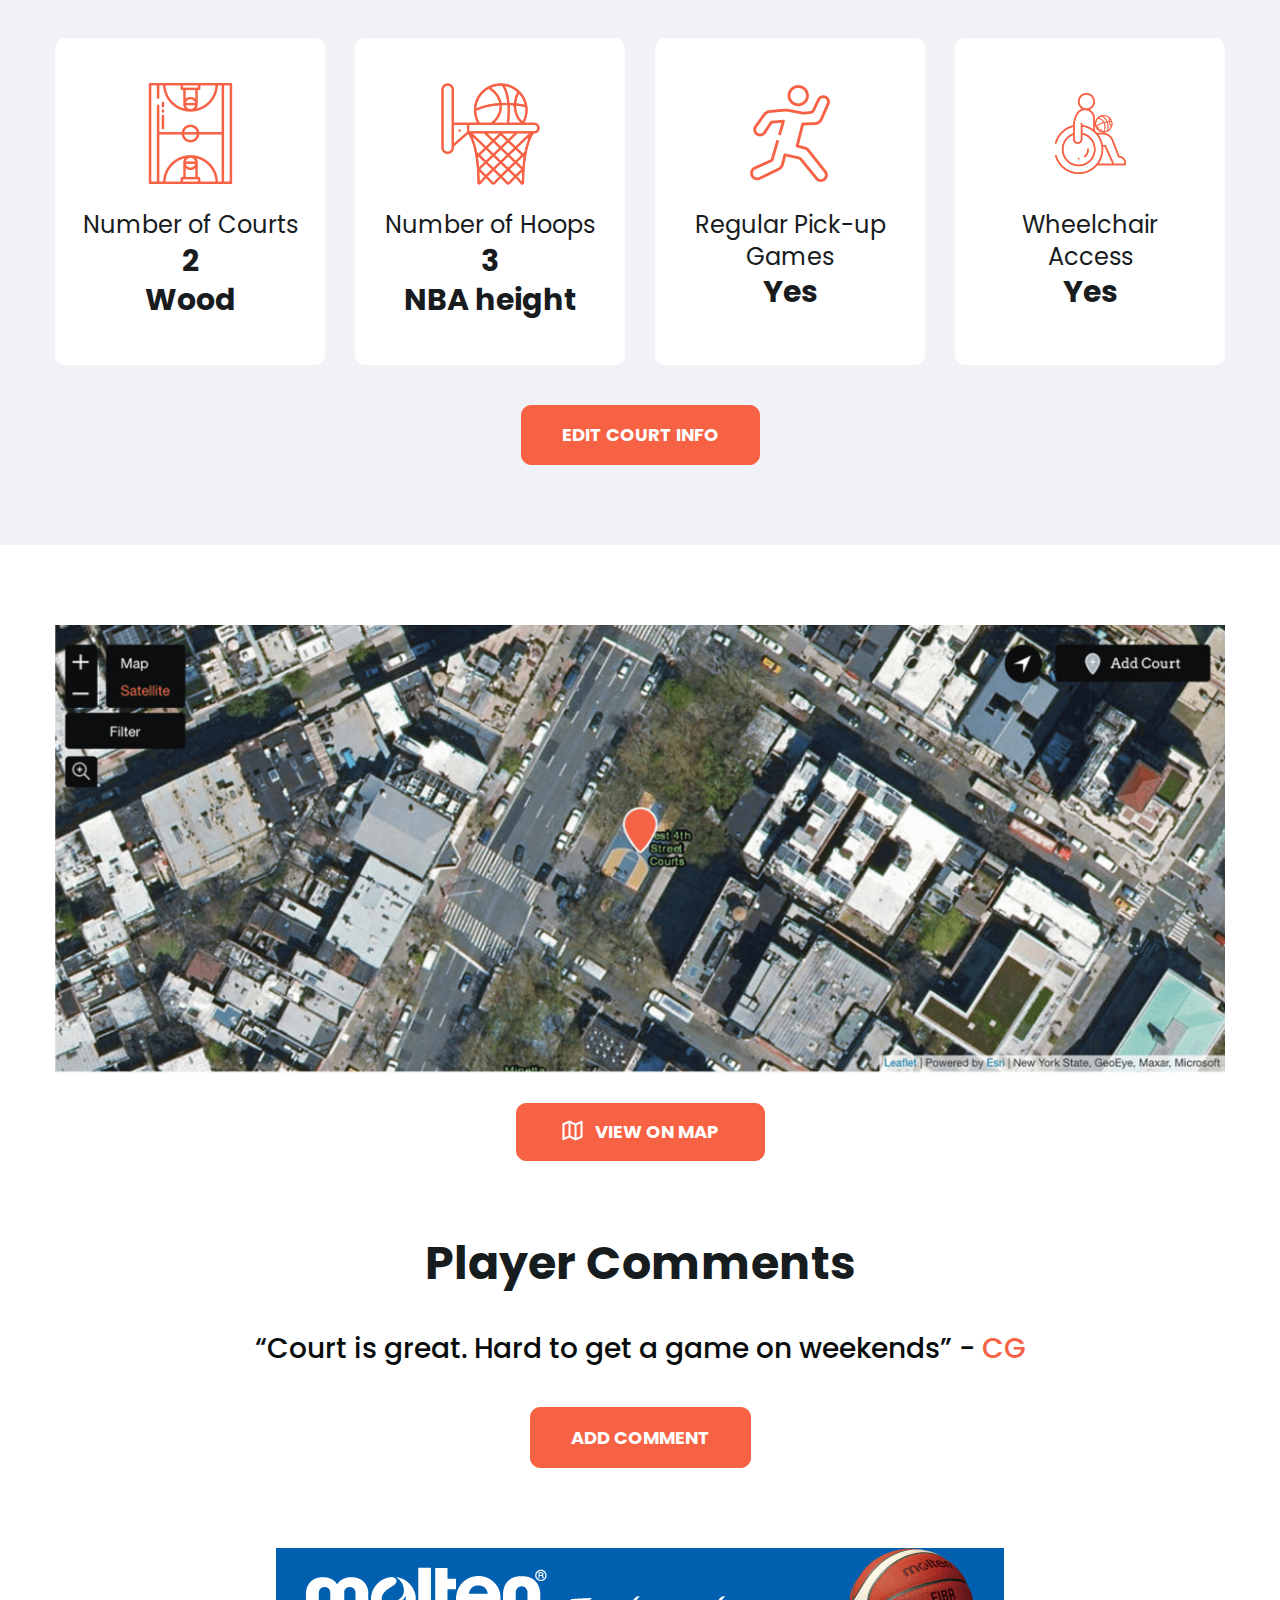
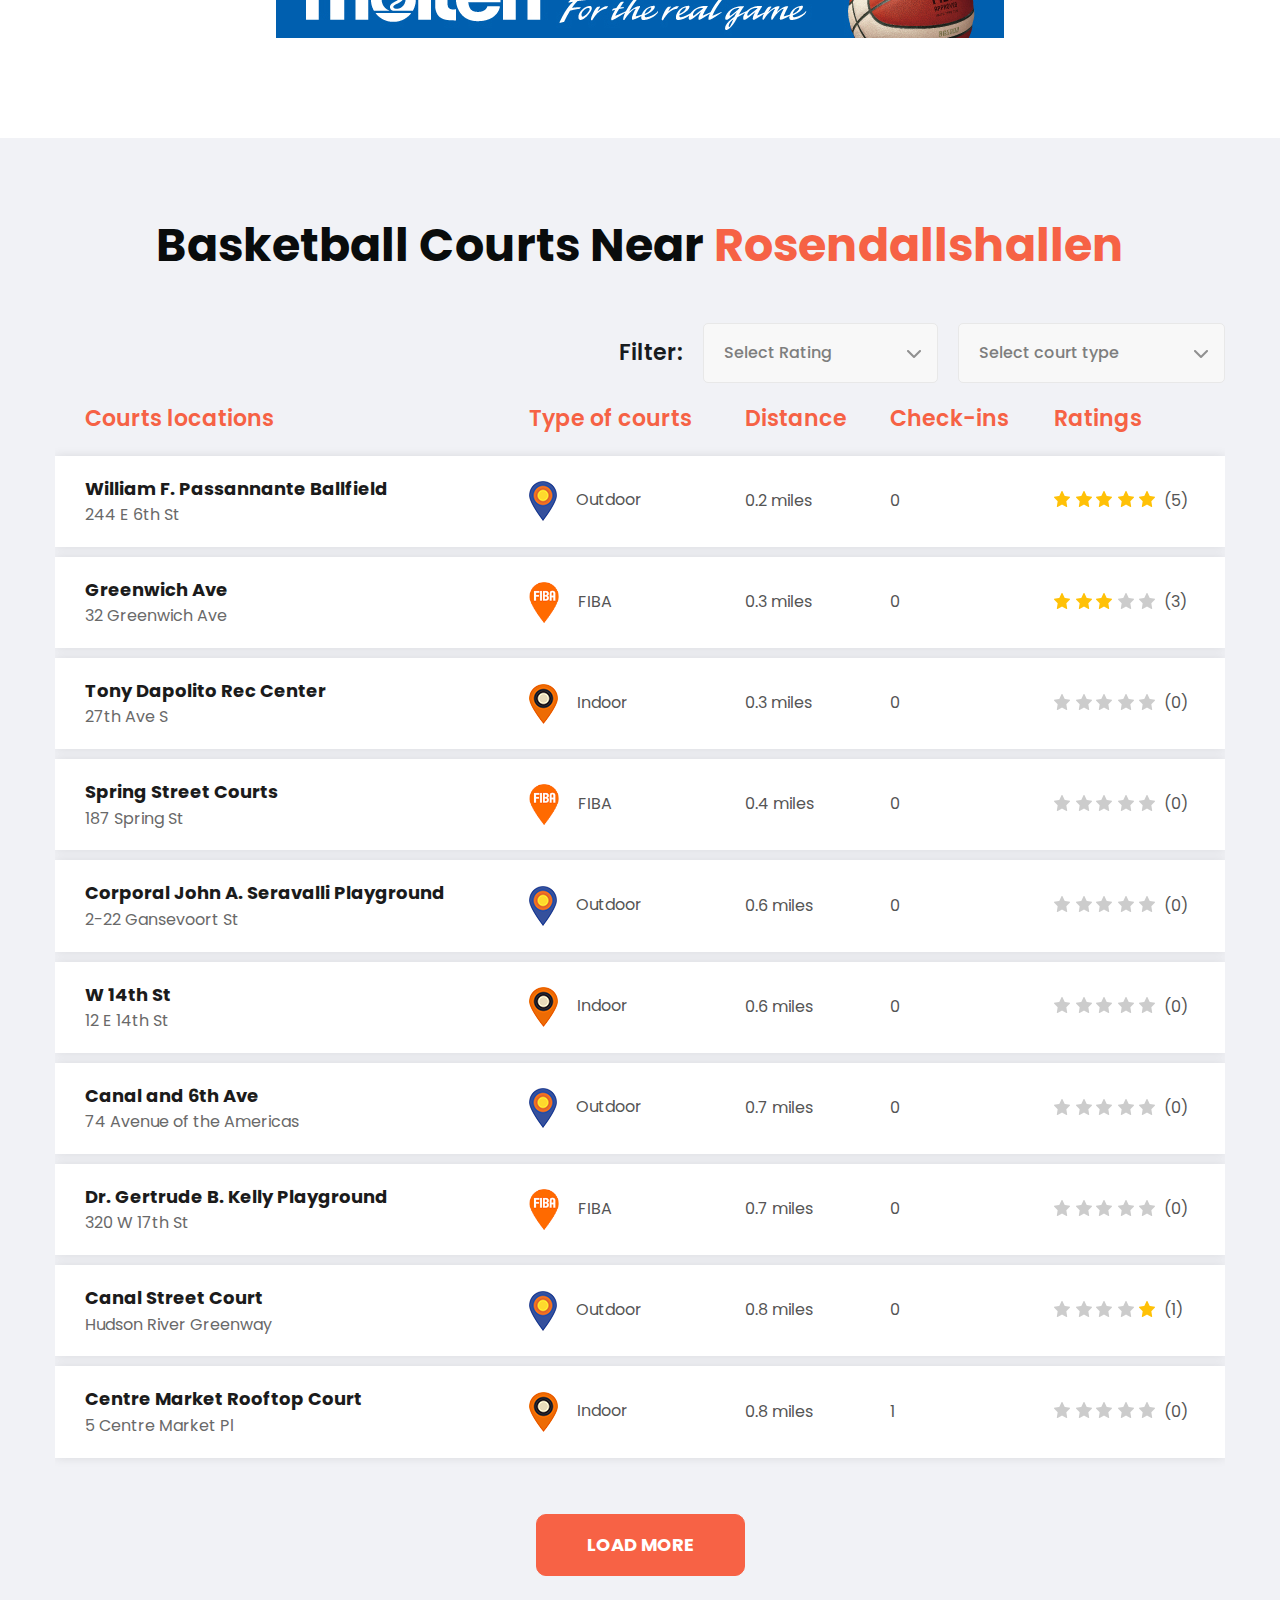
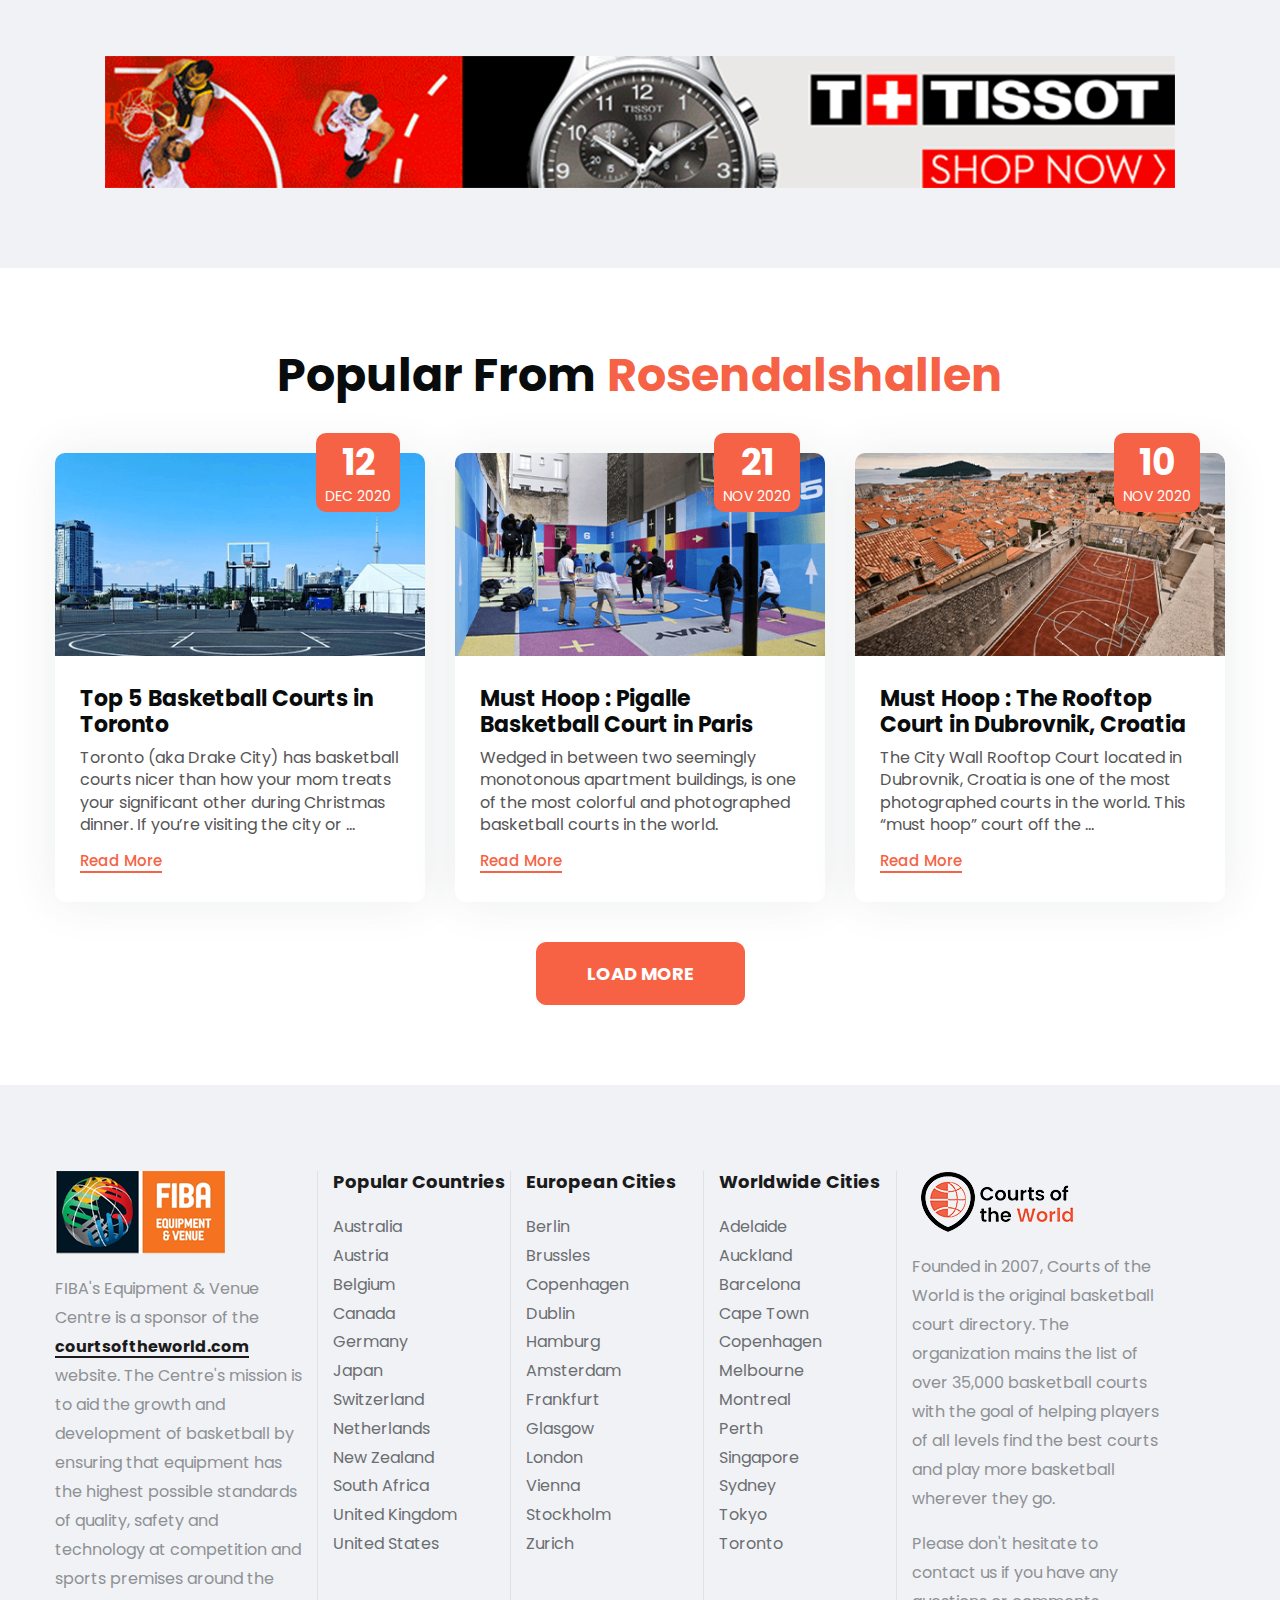
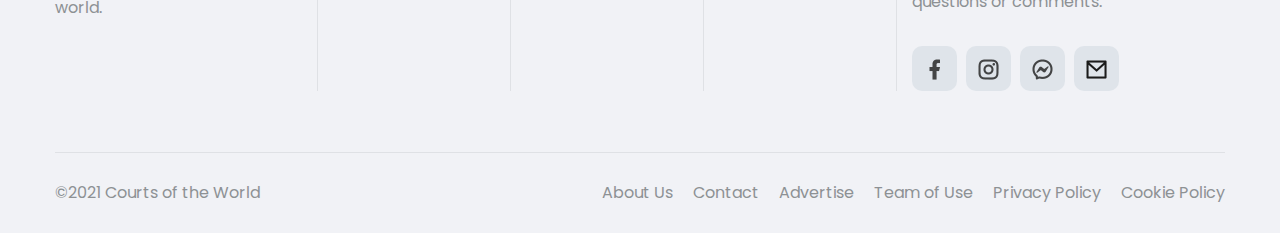
<file: indoor.html>
<!doctype html>
<html dir="ltr" lang="en-US">
<head>
    <title>Indoor</title>

    <link type="image/x-icon" rel="shortcut icon" href="assets/image/fav-icon.png" />
    <!-- Required meta tags -->
    <meta charset="UTF-8" />
    <meta name="HandheldFriendly" content="true">
    <meta name="viewport" content="width=device-width, initial-scale=1, shrink-to-fit=no">

    <meta name="description" content="">
    <meta name="keywords" content="">
    <meta name="author" content="">

    <!-- Bootstrap CSS -->
    <link rel="stylesheet" href="assets/css/bootstrap.min.css">

    <!-- Owl-Carousel CSS -->
    <link rel="stylesheet" href="assets/css/owl.carousel.min.css">
    <link rel="stylesheet" href="assets/css/owl.theme.default.min.css">

    <!-- Nice-selct CSS -->
    <link type="text/css" rel="stylesheet" href="assets/css/nice-select.css" />

    <link type="text/css" rel="stylesheet" href="assets/css/jquery.fancybox.min.css" />

    <link type="text/css" rel="stylesheet" href="assets/css/style.css" />
    <link type="text/css" rel="stylesheet" href="assets/css/responsive.css" />

</head>
<body>
<!-- Main Wrapper Start -->

<div class="main-wrapper outdoor_page indoor-page-wrapper">
    <!-- Header Start-->
    <div class="main-header">
        <div class="container">
            <div class="header-wrapper">
                <header>
                    <div class="menu-main">
                        <a href="#"><img src="assets/image/logo.svg" class="logo_img" alt="logo"></a>
                    </div>
                    <div class="menu">
                        <ul class="menu_inner">
                            <li class="last">
                                <a href="#">
                                    <img src="assets/image/orange_search.png" alt="map" class="anim">
                                    <span class="anim">FIND COURTS</span>
                                </a>
                            </li>
                            <li>
                                <a href="#">
                                    <img src="assets/image/map-2-line.png" alt="map" class="menu_img anim">
                                    <img src="assets/image/or_map-2-line.png" alt="map" class="or_menu_img anim">
                                    <span class="anim">MAP</span>
                                </a>
                            </li>
                            <li>
                                <a href="#">
                                    <img src="assets/image/article-line.png" alt="blog" class="menu_img mobile_menu">
                                    <img src="assets/image/or_article-line.png" alt="blog" class="or_menu_img mobile_menu">
                                    <span class="anim">BLOG</span>
                                </a>
                            </li>
                            <li>
                                <a href="#">
                                    <img src="assets/image/basketball-line.png" alt="player" class="menu_img mobile_menu">
                                    <img src="assets/image/or_basketball-line.png" alt="player" class="or_menu_img mobile_menu">
                                    <span class="anim">PLAYERS</span>
                                </a>
                            </li>
                            <li>
                                <a href="#">
                                    <img src="assets/image/bar-chart-2-line.png" alt="trading" class="menu_img mobile_menu">
                                    <img src="assets/image/or_bar-chart-2-line.png" alt="trading" class="or_menu_img mobile_menu">
                                    <span class="anim">TRENDING</span>
                                </a>
                            </li>
                            <li>
                                <a href="#">
                                    <img src="assets/image/gray_Profile.png" alt="login" class="menu_img mobile_menu">
                                    <img src="assets/image/Profile.png" alt="login" class="or_menu_img mobile_menu">
                                    <span class="mr-0">Login / Join</span>
                                </a>
                            </li>
                        </ul>

                        <div id="toggle">
                            <div class="one"></div>
                            <div class="two"></div>
                            <div class="three"></div>
                        </div>
                    </div>
                </header>
            </div>
        </div>
    </div>
    <!-- Header Close -->

    <!-- Main Content Start-->
    <div class="cage_main_contain">
        <div class="container">
            <div class="cage_inner_section">
                <h2 class="cage_title">Rosendalshallen</h2>
                <p class="cage_contain">The basketball court is located in the UpUSIF Arena.  It is home to the Upplala basketball team.</p>
            </div>

            <div class="row basketball_box_new">
                <div class="col-md-6 col-lg-3 col-sm-6 col-6 cage_box_mar cage_box_full">
                    <div class="cage_box">
                        <div class="cage_first_img">
                            <img src="assets/image/in-cage-ic1.png" alt="pin">
                        </div>
                        <div class="cage_inner_box">
                            <h3 class="cage_box_title">Indoor Public</h3>
                            <div class="count_view">
                                <img src="assets/image/eye.png" alt="eye">
                                <p>4566 <span>Views</span></p>
                            </div>
                        </div>
                        <a href="#" class="search_btn cage_box_btn">
                            <img src="assets/image/cage-small-ic1.png" alt="map" class="search anim">
                            <img src="assets/image/or_map-2-line.png" alt="map" class="orange_search anim">
                            <span>VIEW ON MAP</span>
                        </a>
                    </div>
                </div>

                <div class="col-md-6 col-lg-3 col-sm-6 col-6 cage_box_mar cage_box_full">
                    <div class="cage_box">
                        <div class="cage_first_img">
                            <img src="assets/image/cage-ic2.png" alt="star">
                        </div>
                        <div class="cage_inner_box">
                            <h3 class="cage_box_title">Rating 4.8 Stars</h3>
                            <div class="count_view cage_star_info">
                                <img src="assets/image/ot-star.png" alt="star">
                                <span>25 players rated</span>
                            </div>
                        </div>
                        <a href="#" class="search_btn cage_box_btn">
                            <img src="assets/image/cage-small-ic2.png" alt="star" class="search anim">
                            <img src="assets/image/or_cage-small-ic2.png" alt="star" class="orange_search anim">
                            <span>RATE COURT</span>
                        </a>
                    </div>
                </div>

                <div class="col-md-6 col-lg-3 col-sm-6 col-6 mt-sm-4 mt-lg-0 cage_box_full">
                    <div class="cage_box">
                        <div class="cage_first_img">
                            <img src="assets/image/cage-ic3.png" alt="location">
                        </div>
                        <div class="cage_inner_box">
                            <h3 class="cage_box_title text-center">0 Player</h3>
                            <div class="count_view">
                                <h3 class="cage_box_title">Checked - In  Here</h3>
                            </div>
                        </div>
                        <a href="#" class="search_btn cage_box_btn">
                            <img src="assets/image/cage-small-ic3.png" alt="checkin" class="search anim">
                            <img src="assets/image/or_cage-small-ic3.png" alt="checkin" class="orange_search anim">
                            <span>CKECKIN</span>
                        </a>
                    </div>
                </div>

                <div class="col-md-6 col-lg-3 col-sm-6 col-6 mt-sm-4 mt-lg-0 cage_box_full cage_box_mar_new">
                    <div class="cage_box">
                        <div class="cage_first_img">
                            <img src="assets/image/cage-ic4.png" alt="pin image">
                        </div>
                        <div class="cage_inner_box in_cage_inner_box">
                            <h3 class="cage_box_title">Torgny Segerstedts <br> Allé 2, 756 44</h3>
                            <div class="count_view line_title">
                                <span class="cage_box_title title_line"> Uppsala, </span>
                                <span  class="cage_box_title">Sweden</span>
                            </div>
                        </div>
                        <a href="#" class="search_btn cage_box_btn">
                            <img src="assets/image/cage-small-ic4.png" alt="search" class="search anim">
                            <img src="assets/image/or_cage-small-ic4.png" alt="search" class="orange_search anim">
                            <span>SEARCH</span>
                        </a>
                    </div>
                </div>
            </div>

            <div class="cage_slider">
                <div class="owl-carousel owl-theme">
                    <div class="item">
                        <div class="cag-slider-image">
                            <a href="assets/image/in-cage-slider-img1.jpg" data-fancybox="images" data-caption="<b>2010 summer</b><br> Photo by FIBA">
                                <img src="assets/image/in-cage-slider-img1.jpg" alt="slider">
                            </a>
                            <p class="photo-by-label">Photo by COTW30</p>
                        </div>
                    </div>
                    <div class="item">
                        <div class="cag-slider-image">
                            <a href="assets/image/in-cage-slider-img2.jpg" data-fancybox="images" data-caption="This image has a simple caption">
                                <img src="assets/image/in-cage-slider-img2.jpg" alt="slider">
                            </a>
                            <p class="photo-by-label">Photo by COTW30</p>
                        </div>
                    </div>
                    <div class="item">
                        <div class="cag-slider-image">
                            <a href="assets/image/in-cage-slider-img3.jpg" data-fancybox="images" data-caption="<b>2010 summer</b><br> Photo by FIBA">
                                <img src="assets/image/in-cage-slider-img3.jpg" alt="slider">
                            </a>
                            <p class="photo-by-label">Photo by COTW30</p>
                        </div>
                    </div>
                    <div class="item">
                        <div class="cag-slider-image">
                            <a href="assets/image/in-cage-slider-img1.jpg" data-fancybox="images" data-caption="This image has a simple caption">
                                <img src="assets/image/in-cage-slider-img1.jpg" alt="slider">
                            </a>
                            <p class="photo-by-label">Photo by COTW30</p>
                        </div>
                    </div>
                    <div class="item">
                        <div class="cag-slider-image">
                            <a href="assets/image/in-cage-slider-img2.jpg" data-fancybox="images" data-caption="<b>2010 summer</b><br> Photo by FIBA">
                                <img src="assets/image/in-cage-slider-img2.jpg" alt="slider">
                            </a>
                            <p class="photo-by-label">Photo by COTW30</p>
                        </div>
                    </div>
                </div>

                <p class="player_contain">Players Shared 8 Photos and Videos</p>

                <a href="#" class="search_btn photo_btn">
                    <!-- <div class="plus_icons"> -->
                    <img src="assets/image/plus-ic.png" alt="map" class="search anim">
                    <img src="assets/image/or_plus-ic.png" alt="map" class="orange_search anim">
                    <!-- </div> -->
                    <span>Add your photos and videos</span>
                </a>
            </div>

            <div class="basketball_court_info in_basketball_court_info">
                <h2 class="cage_title">Basketball Court Info</h2>
                <p class="sub_title">The Cage Added to Map in 2007 by Player <span>TG</span> from Germany.</p>
                <span>Report court missing</span>

                <div class="row basketball_box">
                    <div class="col-lg-3 col-6 col-sm-6  basketball_full basketball_media">
                        <div class="cage_box">
                            <div class="cage_first_img">
                                <img src="assets/image/courts-ic.png" alt="court ic">
                            </div>
                            <div class="cage_inner_box">
                                <p class="basketball_title">Number of Courts</p>
                                <p class="basketball_title_new">2 <br>Wood</p>
                            </div>
                        </div>
                    </div>
                    <div class="col-lg-3 col-6 col-sm-6  basketball_full basketball_media">
                        <div class="cage_box">
                            <div class="cage_first_img">
                                <img src="assets/image/hoops-ic.png" alt="hoops ic">
                            </div>
                            <div class="cage_inner_box">
                                <p class="basketball_title">Number of Hoops</p>
                                <p class="basketball_title_new">3<br>NBA height</p>
                            </div>
                        </div>
                    </div>
                    <div class="col-lg-3 col-6 col-sm-6 mt-sm-4 mt-lg-0 basketball_full basketball_media">
                        <div class="cage_box">
                            <div class="cage_first_img">
                                <img src="assets/image/run-up-ic.png" alt="run up ic">
                            </div>
                            <div class="cage_inner_box">
                                <p class="basketball_title">Regular Pick-up Games </p>
                                <p class="basketball_title_new text-center">Yes</p>
                            </div>
                        </div>
                    </div>
                    <div class="col-lg-3 col-6 col-sm-6 mt-sm-4 mt-lg-0 basketball_full basketball_media basketball_media_new">
                        <div class="cage_box">
                            <div class="cage_first_img">
                                <img src="assets/image/chaire_will.png" alt="lighting ic">
                            </div>
                            <div class="cage_inner_box">
                                <p class="basketball_title">Wheelchair<br>Access</p>
                                <p class="basketball_title_new">Yes</p>
                            </div>
                        </div>
                    </div>
                </div>
                <a href="#" class="search_btn photo_btn">
                    <span>Edit court info</span>
                </a>
            </div>

        </div>
    </div>
    <!-- Main Content Close -->

    <!-- Court Comments Start-->
    <div class="court_comments_section">
        <div class="container">
            <img src="assets/image/map_img.png" alt="map">
            <a href="#" class="search_btn cage_box_btn map_btn">
                <img src="assets/image/cage-small-ic1.png" alt="map" class="search anim">
                <img src="assets/image/or_map-2-line.png" alt="map" class="orange_search anim">
                <span>VIEW ON MAP</span>
            </a>
            <h2 class="cage_title">Player Comments</h2>
            <p class="sub_title">“Court is great. Hard to get a game on weekends” - <span>CG</span></p>
            <a href="#" class="search_btn photo_btn">
                <span>Add Comment</span>
            </a> <br>
            <img src="assets/image/molten_banner.jfif" alt="molten_banner" class="molten_banner_img">
        </div>
    </div>
    <!-- Court Comments End-->

    <!-- Basketball near cage Start-->
    <div class="basketball_near_cage_section">
        <div class="container">
            <h2 class="sub_title">Basketball Courts Near <span>Rosendallshallen</span></h2>
            <div class="rating_filter">
                <span>Filter: </span>
                <select class="filter_select">
                    <option value="select">Select Rating</option>
                    <option value="5">5 Star Rating</option>
                    <option value="4">4 Star Rating</option>
                    <option value="3">3 Star Rating</option>
                    <option value="2">2 Star Rating</option>
                    <option value="1">1 Star Rating</option>
                </select>
                <select class="filter_select">
                    <option value="court_type">Select court type</option>
                    <option value="Outdoor">Outdoor</option>
                    <option value="Indoor">Indoor</option>
                    <option value="FIBA_Approved">FIBA Approved</option>
                </select>
            </div>

            <div class="table-responsive">
                <table class="table">
                    <thead class="basketball_table_head">
                    <tr>
                        <th class="table_pad_left">Courts locations</th>
                        <th>Type of courts</th>
                        <th>Distance</th>
                        <th>Check-ins</th>
                        <th>Ratings</th>
                    </tr>
                    </thead>
                    <tbody>
                    <tr>
                        <td class="basketball_data table_pad_left">
                            <p>William F. Passannante  Ballfield</p>
                            <span class="baskeball_span">244 E 6th St</span>
                        </td>
                        <td class="basketball_img_data">
                            <img src="assets/image/outdor-ic.png">
                            <span>Outdoor</span>
                        </td>
                        <td>0.2 miles</td>
                        <td>0</td>
                        <td class="basketball_img_data_new">
                            <img src="assets/image/table_star.png" class="mb-1">
                            <span>(5)</span>
                        </td>
                    </tr>

                    <tr>
                        <td class="basketball_data table_pad_left">
                            <p>Greenwich Ave</p>
                            <span class="baskeball_span">32 Greenwich Ave</span>
                        </td>
                        <td class="basketball_img_data">
                            <img src="assets/image/fb-table-ic.png">
                            <span>FIBA </span>
                        </td>
                        <td>0.3 miles</td>
                        <td>0</td>
                        <td class="basketball_img_data_new">
                            <img src="assets/image/table_thre_star.png" class="mb-1">
                            <span>(3)</span>
                        </td>
                    </tr>

                    <tr>
                        <td class="basketball_data table_pad_left">
                            <p>Tony Dapolito Rec Center</p>
                            <span class="baskeball_span">27th Ave S</span>
                        </td>
                        <td class="basketball_img_data">
                            <img src="assets/image/indor-ic.png">
                            <span>Indoor</span>
                        </td>
                        <td>0.3 miles</td>
                        <td>0</td>
                        <td class="basketball_img_data_new">
                            <img src="assets/image/blank_star.png" class="mb-1">
                            <span>(0)</span>
                        </td>
                    </tr>

                    <tr>
                        <td class="basketball_data table_pad_left">
                            <p>Spring Street Courts</p>
                            <span class="baskeball_span">187 Spring St</span>
                        </td>
                        <td class="basketball_img_data">
                            <img src="assets/image/fb-table-ic.png">
                            <span>FIBA </span>
                        </td>
                        <td>0.4 miles</td>
                        <td>0</td>
                        <td class="basketball_img_data_new">
                            <img src="assets/image/blank_star.png" class="mb-1">
                            <span>(0)</span>
                        </td>
                    </tr>

                    <tr>
                        <td class="basketball_data table_pad_left">
                            <p>Corporal John A. Seravalli Playground</p>
                            <span class="baskeball_span">2-22 Gansevoort St</span>
                        </td>
                        <td class="basketball_img_data">
                            <img src="assets/image/outdor-ic.png">
                            <span>Outdoor</span>
                        </td>
                        <td>0.6 miles</td>
                        <td>0</td>
                        <td class="basketball_img_data_new">
                            <img src="assets/image/blank_star.png" class="mb-1">
                            <span>(0)</span>
                        </td>
                    </tr>

                    <tr>
                        <td class="basketball_data table_pad_left">
                            <p>W 14th St</p>
                            <span class="baskeball_span">12 E 14th St</span>
                        </td>
                        <td class="basketball_img_data">
                            <img src="assets/image/indor-ic.png">
                            <span>Indoor</span>
                        </td>
                        <td>0.6 miles</td>
                        <td>0</td>
                        <td class="basketball_img_data_new">
                            <img src="assets/image/blank_star.png" class="mb-1">
                            <span>(0)</span>
                        </td>
                    </tr>

                    <tr>
                        <td class="basketball_data table_pad_left">
                            <p>Canal and 6th Ave</p>
                            <span class="baskeball_span">74 Avenue of the Americas</span>
                        </td>
                        <td class="basketball_img_data">
                            <img src="assets/image/outdor-ic.png">
                            <span>Outdoor</span>
                        </td>
                        <td>0.7 miles</td>
                        <td>0</td>
                        <td class="basketball_img_data_new">
                            <img src="assets/image/blank_star.png" class="mb-1">
                            <span>(0)</span>
                        </td>
                    </tr>

                    <tr>
                        <td class="basketball_data table_pad_left">
                            <p>Dr. Gertrude B. Kelly Playground</p>
                            <span class="baskeball_span">320 W 17th St</span>
                        </td>
                        <td class="basketball_img_data">
                            <img src="assets/image/fb-table-ic.png">
                            <span>FIBA </span>
                        </td>
                        <td>0.7 miles</td>
                        <td>0</td>
                        <td class="basketball_img_data_new">
                            <img src="assets/image/blank_star.png" class="mb-1">
                            <span>(0)</span>
                        </td>
                    </tr>

                    <tr>
                        <td class="basketball_data table_pad_left">
                            <p>Canal Street Court</p>
                            <span class="baskeball_span">Hudson River Greenway</span>
                        </td>
                        <td class="basketball_img_data">
                            <img src="assets/image/outdor-ic.png">
                            <span>Outdoor</span>
                        </td>
                        <td>0.8 miles</td>
                        <td>0</td>
                        <td class="basketball_img_data_new">
                            <img src="assets/image/table_one_star.png" class="mb-1">
                            <span>(1)</span>
                        </td>
                    </tr>

                    <tr>
                        <td class="basketball_data table_pad_left">
                            <p>Centre Market Rooftop Court</p>
                            <span class="baskeball_span">5 Centre Market Pl</span>
                        </td>
                        <td class="basketball_img_data">
                            <img src="assets/image/indor-ic.png">
                            <span>Indoor</span>
                        </td>
                        <td>0.8 miles</td>
                        <td>1</td>
                        <td class="basketball_img_data_new">
                            <img src="assets/image/blank_star.png" class="mb-1">
                            <span>(0)</span>
                        </td>
                    </tr>
                    </tbody>
                </table>
            </div>
            <div class="load_more_section">
                <a href="#" class="search_btn">
                    <span>Load More</span>
                </a><br>
                <img src="assets/image/tissit_bg.png" alt="tissot" class="tissot_img">
            </div>
        </div>
    </div>
    <!-- Basketball near cage End-->

    <!-- Popular Section Start-->
    <div class="popular-section">
        <div class="container ">
            <h2 class="sub_title">Popular From <span>Rosendalshallen</span></h2>
            <div class="popular-section-inner">
                <div class="row">
                    <div class="col-md-4">
                        <div class="popular-all">
                            <div class="popular-img">
                                <a href="#"><img src="assets/image/image1.png" alt="popular-img1"></a>
                            </div>
                            <div class="popular-contain popular_shadow">
                                <a href="#"><h3>Top 5 Basketball Courts in Toronto</h3></a>
                                <p>Toronto (aka Drake City) has basketball courts nicer than how your mom treats your significant other during Christmas dinner. If you’re visiting the city or ... </p>
                                <a href="#" class="view_more">Read More</a>
                            </div>

                            <div class="date_box">
                                <span>12</span>
                                <span>DEC 2020</span>
                            </div>
                        </div>
                    </div>

                    <div class="col-md-4 new-mar">
                        <div class="popular-all">
                            <div class="popular-img">
                                <a href="#"><img src="assets/image/image2.png" alt="popular-img2"></a>
                            </div>
                            <div class="popular-contain popular_shadow">
                                <a href="#"><h3>Must Hoop : Pigalle Basketball Court in Paris</h3></a>
                                <p>Wedged in between two seemingly monotonous apartment buildings, is one of the most colorful and photographed basketball courts in the world.</p>
                                <a href="#" class="view_more">Read More</a>
                            </div>

                            <div class="date_box">
                                <span>21</span>
                                <span>NOV 2020</span>
                            </div>
                        </div>
                    </div>

                    <div class="col-md-4 new-mar">
                        <div class="popular-all popular-margin">
                            <div class="popular-img">
                                <a href="#"><img src="assets/image/image3.png" alt="popular-img3"></a>
                            </div>
                            <div class="popular-contain popular_shadow">
                                <a href="#"><h3>Must Hoop : The Rooftop Court in Dubrovnik, Croatia</h3></a>
                                <p>The City Wall Rooftop Court located in Dubrovnik, Croatia is one of the most photographed courts in the world. This “must hoop” court off the ...</p>
                                <a href="#" class="view_more">Read More</a>
                            </div>

                            <div class="date_box">
                                <span>10</span>
                                <span>NOV 2020</span>
                            </div>
                        </div>
                    </div>

                    <div class="col">
                        <div class="load_more_section">
                            <a href="#" class="search_btn">
                                <span>Load More</span>
                            </a>
                        </div>
                    </div>
                </div>
            </div>
        </div>
    </div>
    <!-- Popular Section End-->

    <!-- Footer Start -->
    <div class="footer-wrapper">
        <footer>
            <div class="container">
                <div class="footer-inner-section">
                    <div class="footer-contain pad">
                        <img src="assets/image/footer_img.png" alt="patener">
                        <p>FIBA's Equipment & Venue Centre is a sponsor of the <a href="https://courtsoftheworld.com" class="email" target="_blank">courtsoftheworld.com</a> website. The Centre's mission is to aid the growth and development of basketball by ensuring that equipment has the highest possible standards of quality, safety and technology at competition and sports premises around the world.</p>
                    </div>
                    <div class="popular_countries countries countri_left_pad countries1">
                        <div class="drop-tittle">
                            <h3 class="footer-tittle" id="countries1">Popular Countries</h3>
                            <img src="assets/image/drop-down.png" alt="drop-down">
                        </div>
                        <ul>
                            <li><a href="#">Australia</a></li>
                            <li><a href="#">Austria</a></li>
                            <li><a href="#">Belgium</a></li>
                            <li><a href="#">Canada</a></li>
                            <li><a href="#">Germany</a></li>
                            <li><a href="#">Japan</a></li>
                            <li><a href="#">Switzerland</a></li>
                            <li><a href="#">Netherlands</a></li>
                            <li><a href="#">New Zealand</a></li>
                            <li><a href="#">South Africa</a></li>
                            <li><a href="#">United Kingdom</a></li>
                            <li><a href="#">United States</a></li>
                        </ul>
                    </div>
                    <div class="popular_countries countries countries2">
                        <div class="drop-tittle">
                            <h3 class="footer-tittle" id="countries2">European Cities</h3>
                            <img src="assets/image/drop-down.png" alt="drop-down">
                        </div>
                        <ul>
                            <li><a href="#">Berlin</a></li>
                            <li><a href="#">Brussles</a></li>
                            <li><a href="#">Copenhagen</a></li>
                            <li><a href="#">Dublin</a></li>
                            <li><a href="#">Hamburg</a></li>
                            <li><a href="#">Amsterdam</a></li>
                            <li><a href="#">Frankfurt</a></li>
                            <li><a href="#">Glasgow</a></li>
                            <li><a href="#">London</a></li>
                            <li><a href="#">Vienna</a></li>
                            <li><a href="#">Stockholm</a></li>
                            <li><a href="#">Zurich</a></li>
                        </ul>
                    </div>
                    <div class="popular_countries countries countri_right_pad countries3 border-new">
                        <div class="drop-tittle">
                            <h3 class="footer-tittle" id="countries3">Worldwide Cities</h3>
                            <img src="assets/image/drop-down.png" alt="drop-down">
                        </div>
                        <ul>
                            <li><a href="#">Adelaide</a></li>
                            <li><a href="#">Auckland</a></li>
                            <li><a href="#">Barcelona</a></li>
                            <li><a href="#">Cape Town</a></li>
                            <li><a href="#">Copenhagen</a></li>
                            <li><a href="#">Melbourne</a></li>
                            <li><a href="#">Montreal</a></li>
                            <li><a href="#">Perth</a></li>
                            <li><a href="#">Singapore</a></li>
                            <li><a href="#">Sydney</a></li>
                            <li><a href="#">Tokyo</a></li>
                            <li><a href="#">Toronto</a></li>
                        </ul>
                    </div>

                    <div class="footer-contain footer-new-contain ">
                        <a href="#"><img src="assets/image/footer_logo.png" alt="logo"></a>
                        <p>Founded in 2007, Courts of the World is the original basketball court directory. The organization mains the list of over 35,000 basketball courts with the goal of helping players of all levels find the best courts and play more basketball wherever they go.</p>
                        <span class="mt-3 d-block">Please don't hesitate to contact us if you have any questions or comments.</span>
                        <div class="social_media">
                            <a href="#">
                                <img src="assets/image/facebook.png" alt="facebook" class="social_img" >
                            </a>
                            <a href="#">
                                <img src="assets/image/instagram.png" alt="instagram" class="social_img" >
                            </a>
                            <a href="#">
                                <img src="assets/image/messenger.png" alt="messanger" class="social_img" >
                            </a>
                            <a href="#">
                                <img src="assets/image/mail.png" alt="mail" class="social_img" >
                            </a>
                        </div>
                    </div>
                </div>
                <div class="copy_right">
                    <p>©2021 Courts of the World</p>
                    <ul class="footer_menu">
                        <li><a href="#">About Us</a></li>
                        <li><a href="#">Contact</a></li>
                        <li><a href="#">Advertise</a></li>
                        <li><a href="#">Team of Use</a></li>
                        <li><a href="#">Privacy Policy</a></li>
                        <li><a href="#">Cookie Policy</a></li>
                    </ul>
                </div>
            </div>
        </footer>
    </div>
    <!-- Footer Close -->
</div>

<!-- Main Wrapper Close -->



<!-- Optional JavaScript -->
<!-- jQuery first, then Popper.js, then Bootstrap JS -->
<script src="assets/js/jquery-3.5.1.min.js"></script>
<script src="assets/js/owl.carousel.min.js"></script>
<script src="assets/js/jquery.nice-select.min.js"></script>
<script src="assets/js/jquery.fancybox.min.js"></script>

<!-- Custome JavaScript -->
<script src="assets/js/custome.js"></script>
</body>
</html>
</file>
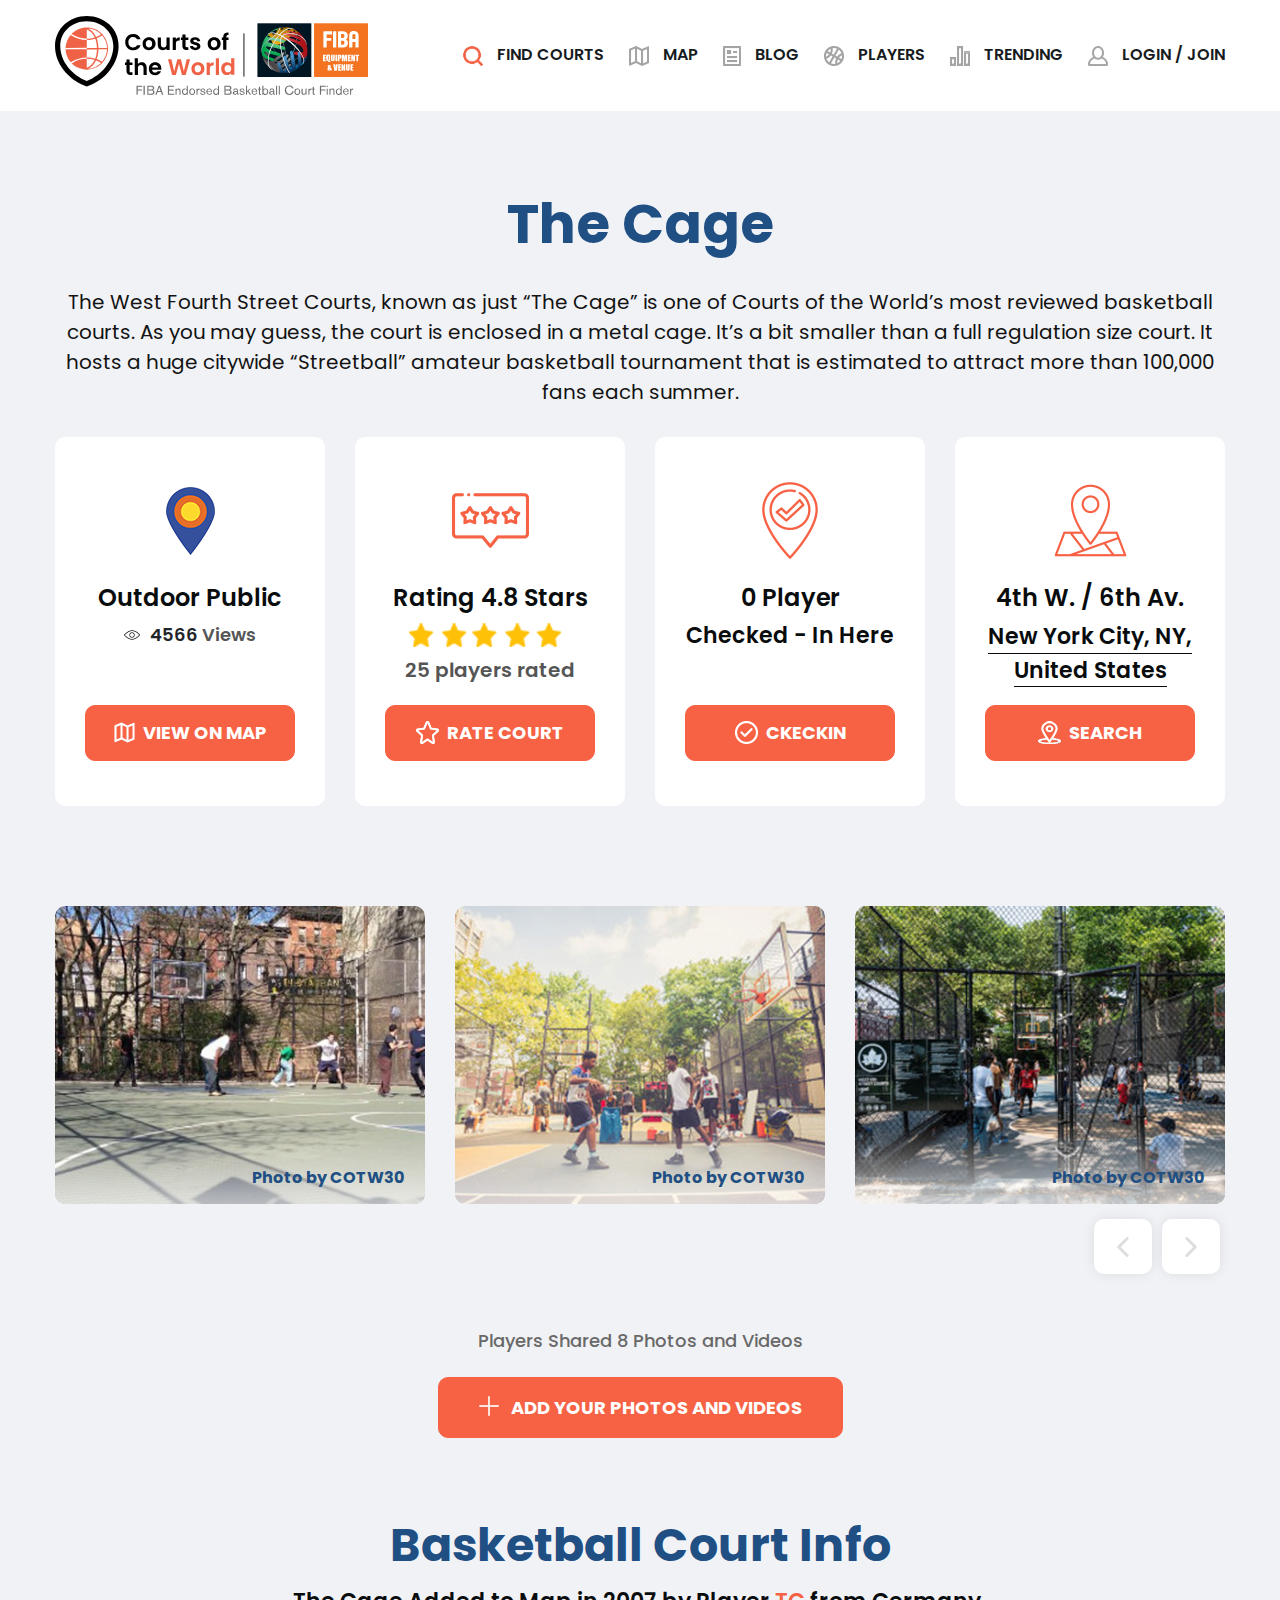
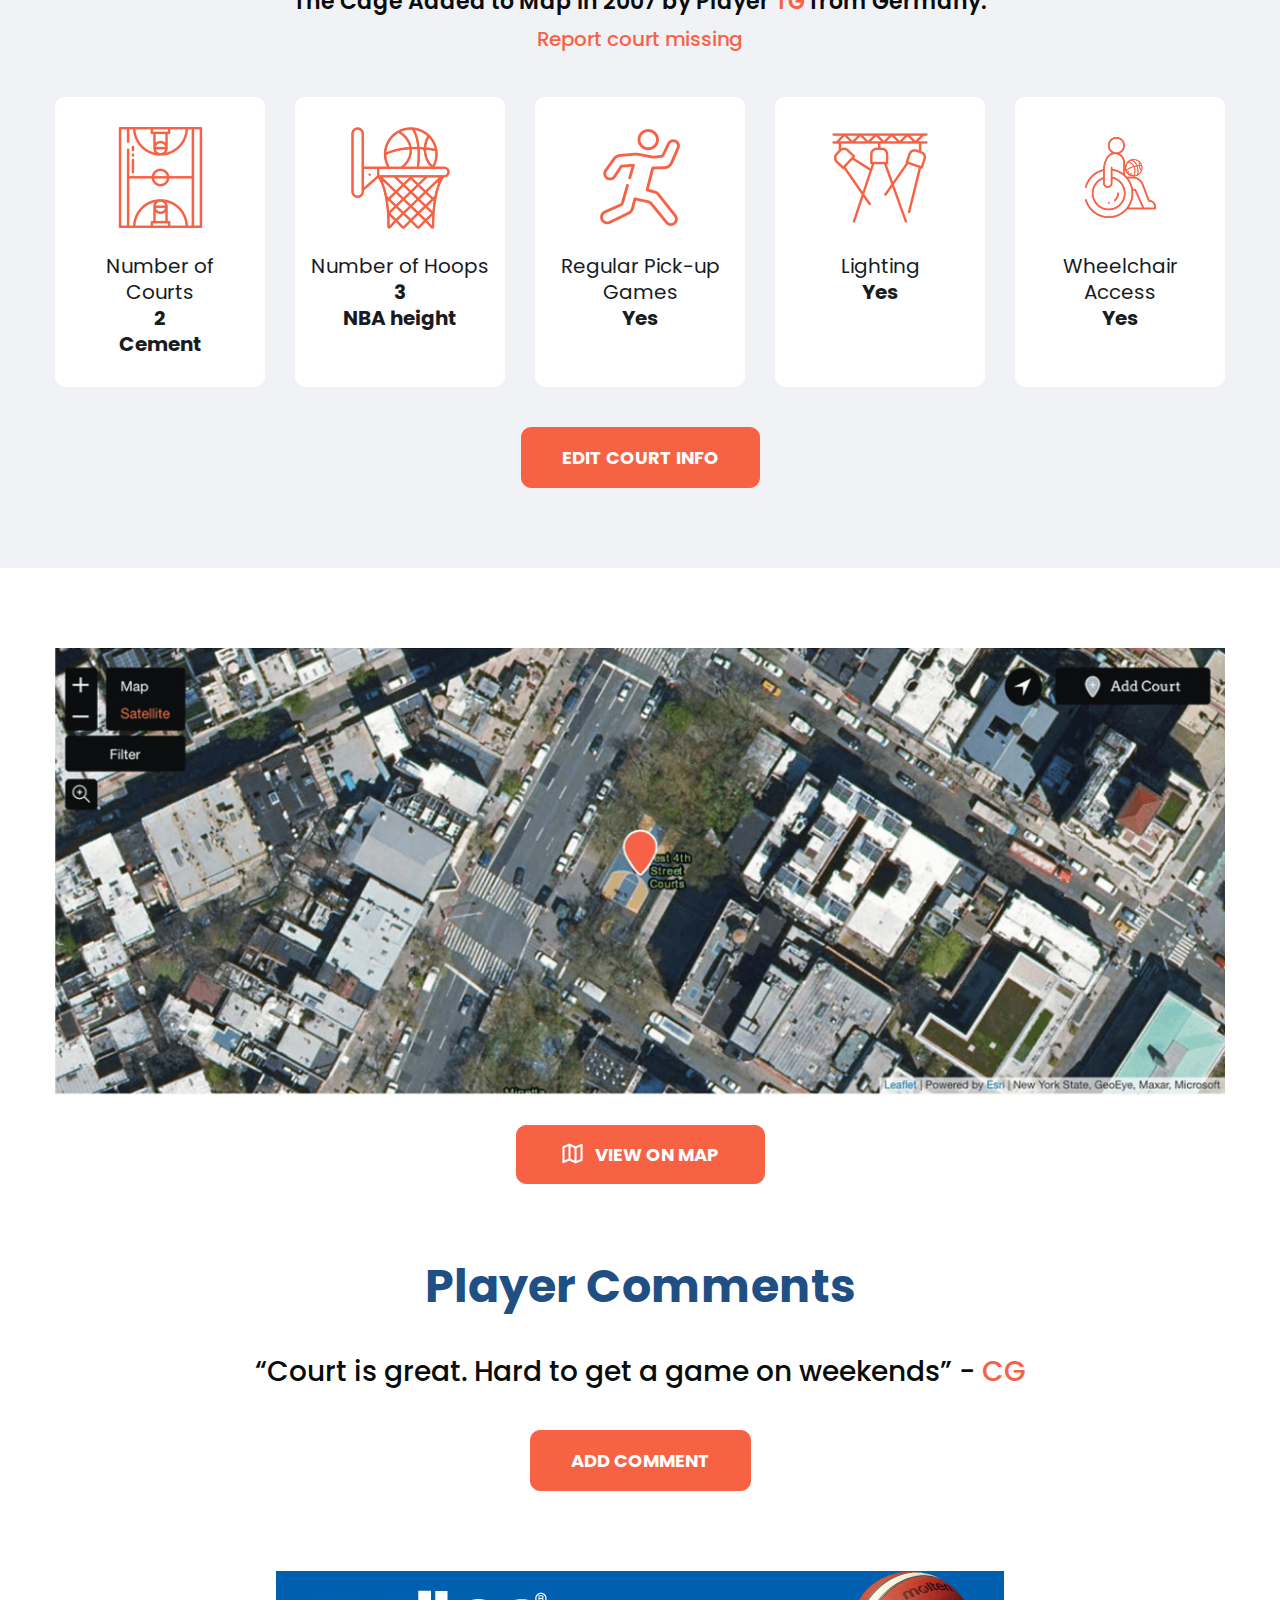
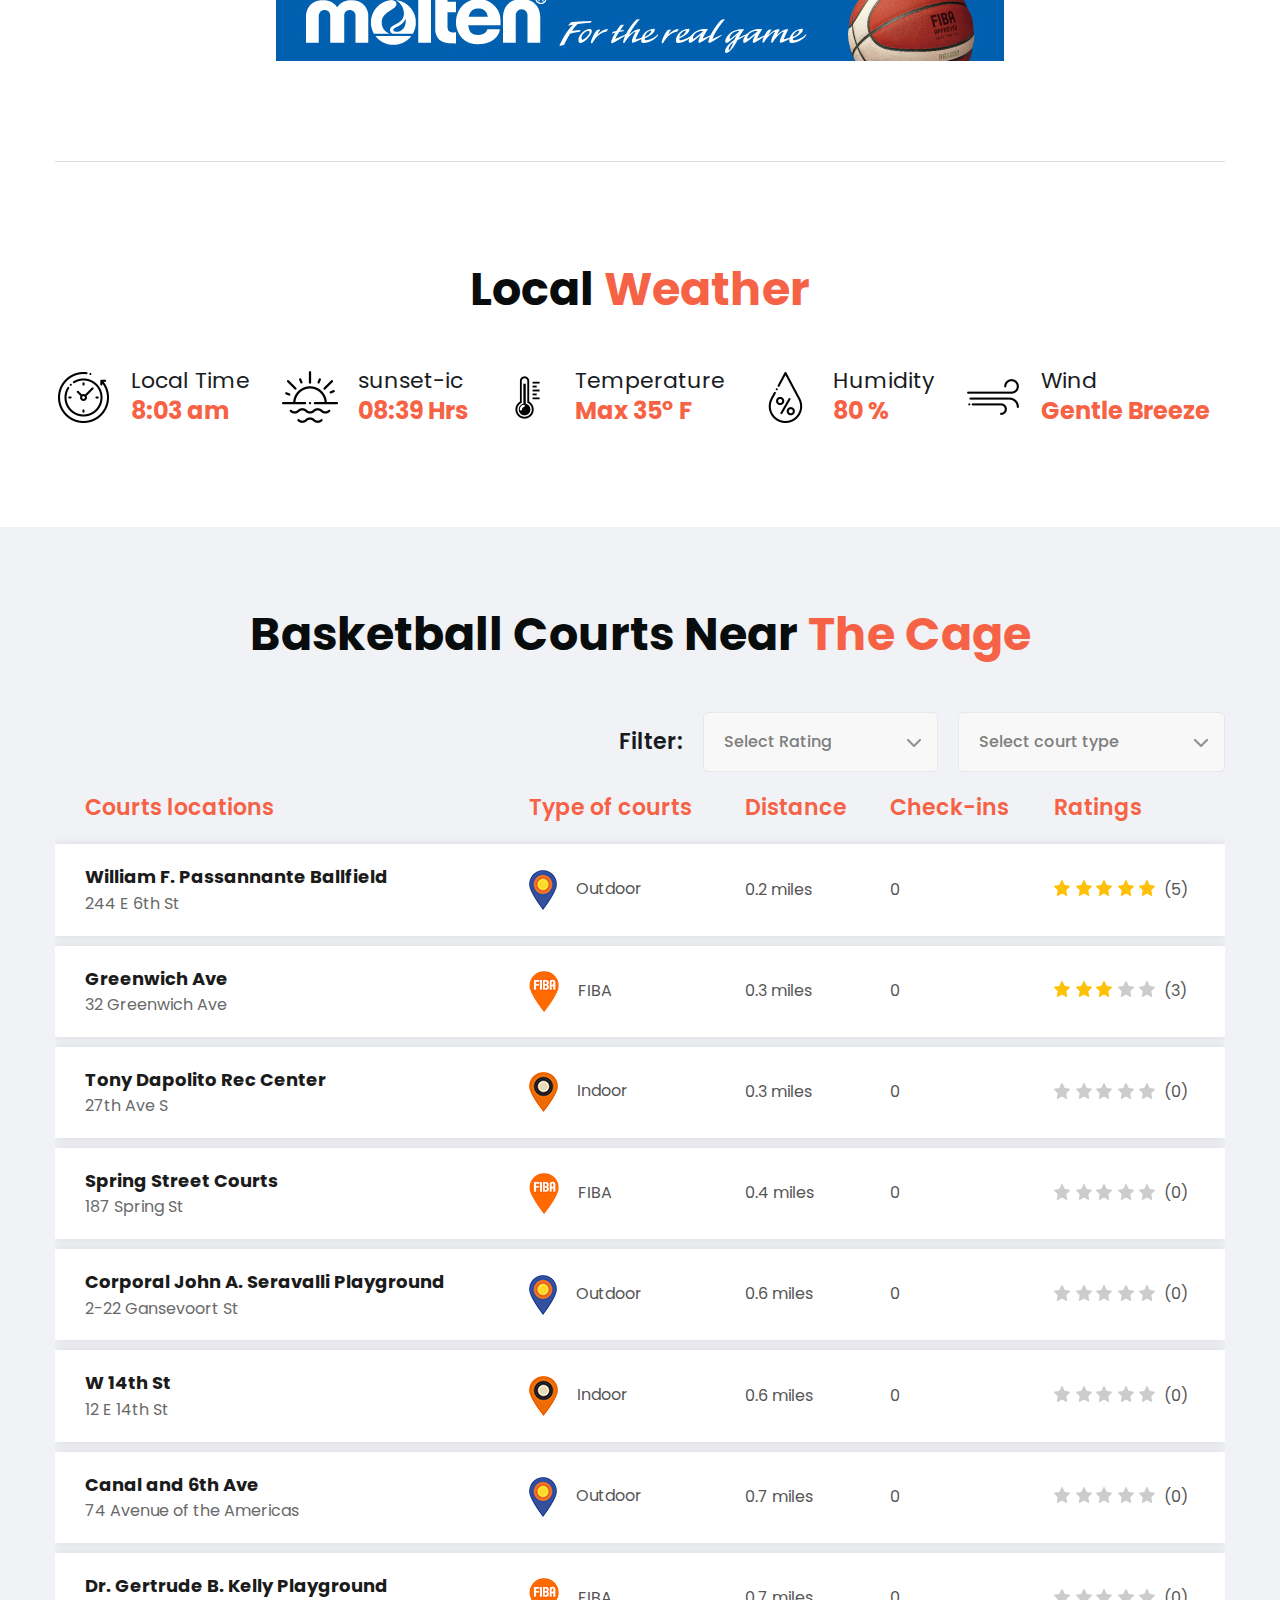
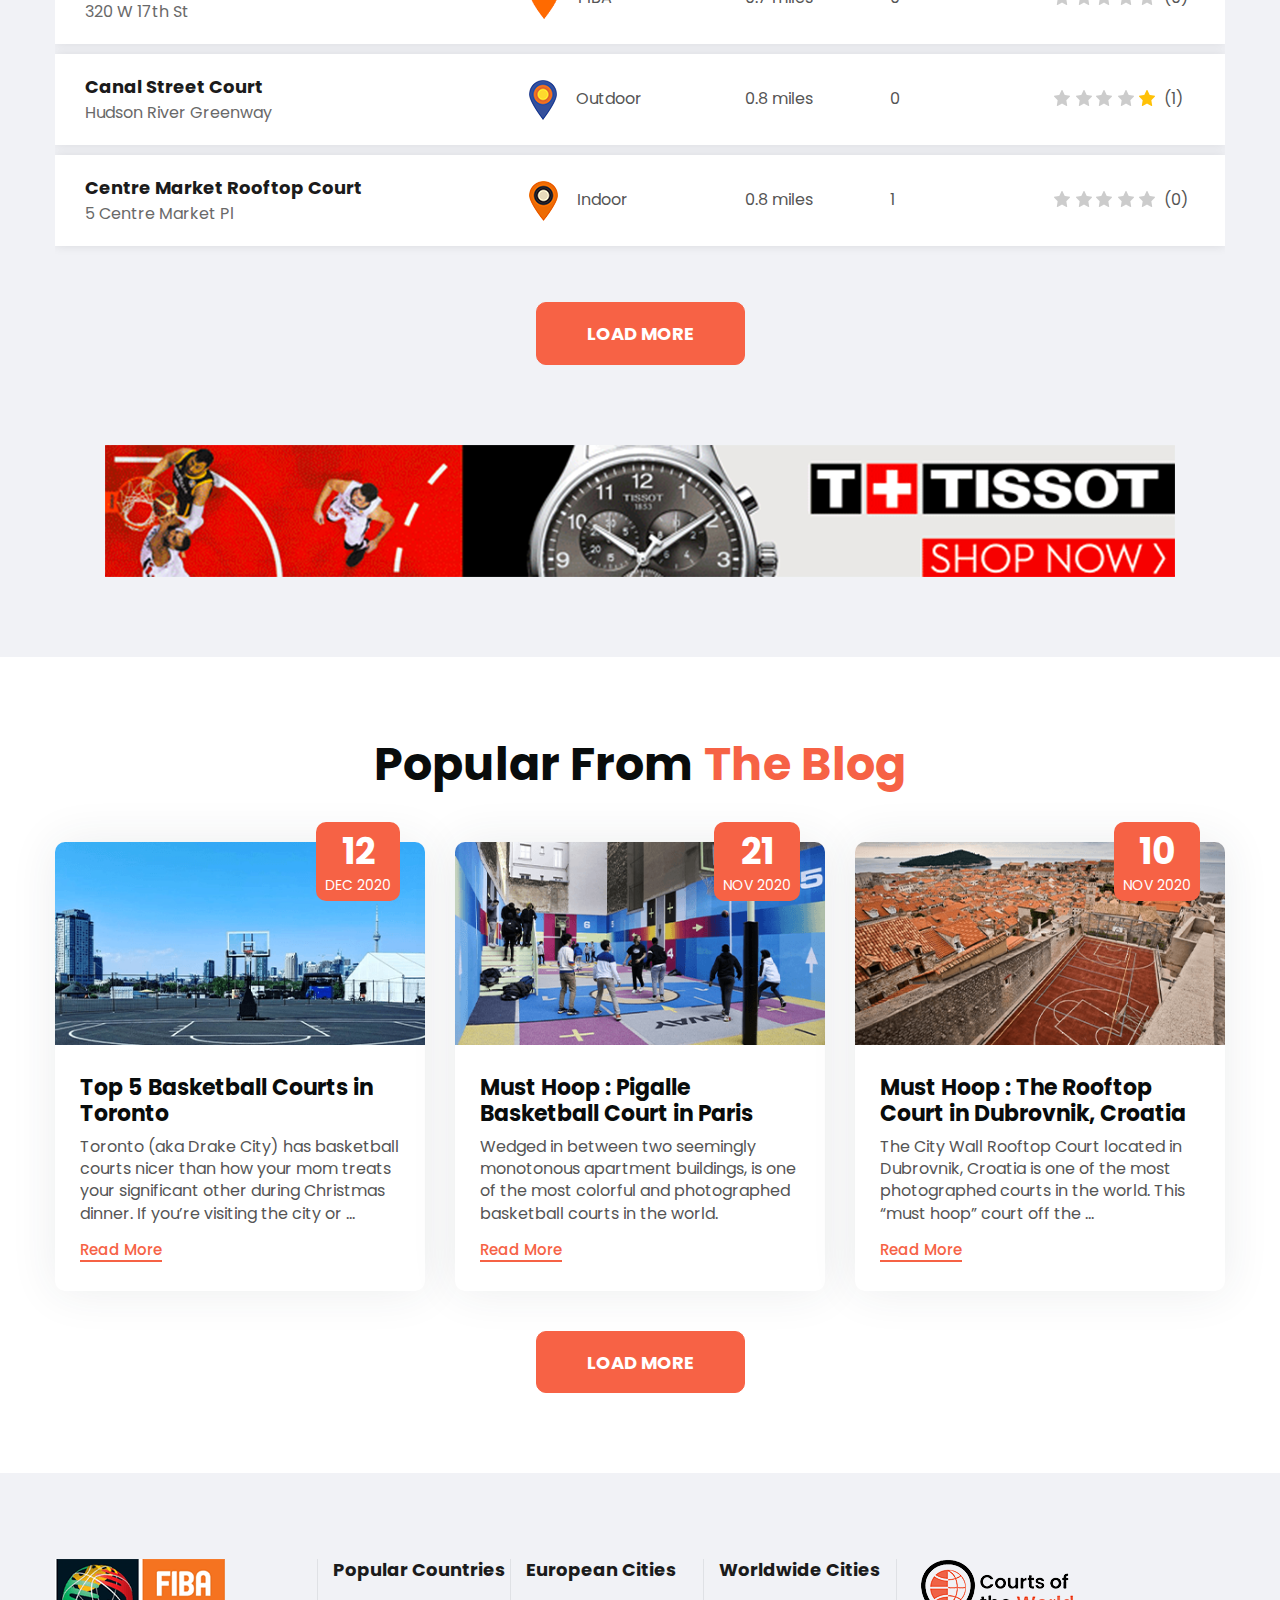
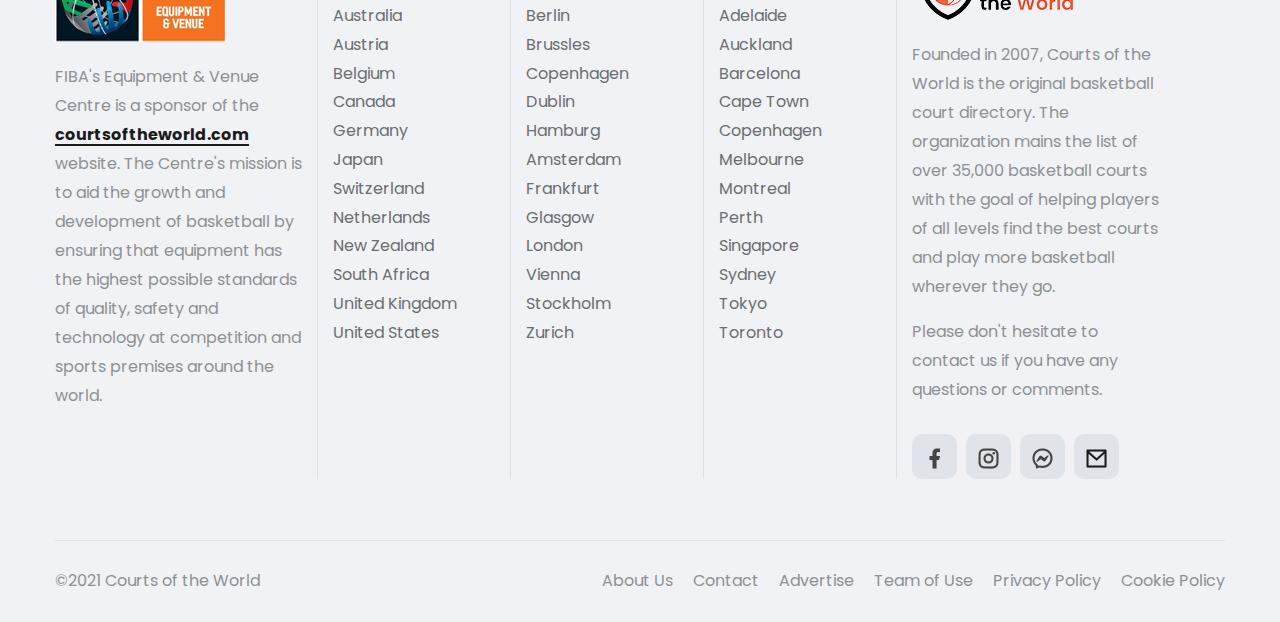
<file: outdoor.html>
<!doctype html>
<html dir="ltr" lang="en-US">
<head>
    <title>Outdoor</title>

    <link type="image/x-icon" rel="shortcut icon" href="assets/image/fav-icon.png" />
    <!-- Required meta tags -->
    <meta charset="UTF-8" />
    <meta name="HandheldFriendly" content="true">
    <meta name="viewport" content="width=device-width, initial-scale=1, shrink-to-fit=no">

    <meta name="description" content="">
    <meta name="keywords" content="">
    <meta name="author" content="">
    
    <!-- Bootstrap CSS -->
    <link rel="stylesheet" href="assets/css/bootstrap.min.css">

    <!-- Owl-Carousel CSS -->
    <link rel="stylesheet" href="assets/css/owl.carousel.min.css">
    <link rel="stylesheet" href="assets/css/owl.theme.default.min.css">

    <!-- Nice-selct CSS -->
    <link type="text/css" rel="stylesheet" href="assets/css/nice-select.css" />

    <link type="text/css" rel="stylesheet" href="assets/css/jquery.fancybox.min.css" />

    <link type="text/css" rel="stylesheet" href="assets/css/style.css" />
    <link type="text/css" rel="stylesheet" href="assets/css/responsive.css" />

</head>
<body>
    <!-- Main Wrapper Start -->

    <div class="main-wrapper outdoor_page">
        <!-- Header Start-->
        <div class="main-header">
            <div class="container">
                <div class="header-wrapper">
                    <header>
                        <div class="menu-main">
                            <a href="#"><img src="assets/image/logo.svg" class="logo_img" alt="logo"></a>
                        </div>
                        <div class="menu">
                            <ul class="menu_inner">
                                <li class="last">
                                    <a href="#">
                                        <img src="assets/image/orange_search.png" alt="map" class="anim">
                                        <span class="anim">FIND COURTS</span>
                                    </a>
                                </li>
                            	<li>
                                    <a href="#">
                                        <img src="assets/image/map-2-line.png" alt="map" class="menu_img anim">
                                        <img src="assets/image/or_map-2-line.png" alt="map" class="or_menu_img anim">
                                        <span class="anim">MAP</span>
                                    </a>
	                            </li>
                                 <li>
                                    <a href="#">
                                        <img src="assets/image/article-line.png" alt="blog" class="menu_img mobile_menu">
                                        <img src="assets/image/or_article-line.png" alt="blog" class="or_menu_img mobile_menu">
                                        <span class="anim">BLOG</span> 
                                    </a>                         
                                </li>   
	                            <li>
                                    <a href="#">
                                        <img src="assets/image/basketball-line.png" alt="player" class="menu_img mobile_menu">
                                        <img src="assets/image/or_basketball-line.png" alt="player" class="or_menu_img mobile_menu">
                                        <span class="anim">PLAYERS</span>
                                    </a>
	                            </li>
	                            <li>
                                    <a href="#">
                                        <img src="assets/image/bar-chart-2-line.png" alt="trading" class="menu_img mobile_menu">
                                        <img src="assets/image/or_bar-chart-2-line.png" alt="trading" class="or_menu_img mobile_menu">
                                        <span class="anim">TRENDING</span>
                                    </a>
	                            </li>
	                            <li>
	                            	<a href="#">
                                        <img src="assets/image/gray_Profile.png" alt="login" class="menu_img mobile_menu">
                                        <img src="assets/image/Profile.png" alt="login" class="or_menu_img mobile_menu">
                                        <span class="mr-0">Login / Join</span>      
                                    </a>
	                            </li>
                            </ul>

                            <div id="toggle">
                                <div class="one"></div>
                                <div class="two"></div>
                                <div class="three"></div>
                            </div>
                        </div>
                    </header>
                </div>
            </div>
        </div>
        <!-- Header Close -->

        <!-- Main Content Start-->
        <div class="cage_main_contain">
            <div class="container">
                <div class="cage_inner_section">
                    <h2 class="cage_title">The Cage</h2>
                    <p class="cage_contain">The West Fourth Street Courts, known as just “The Cage” is one of Courts of the World’s most reviewed basketball courts. As
                    you may guess, the court is enclosed in a metal cage. It’s a bit smaller than a full regulation size court. It hosts a huge citywide
                    “Streetball” amateur basketball tournament that is estimated to attract more than 100,000 fans each summer.</p>
                </div>

                <div class="row basketball_box_new">
                    <div class="col-md-6 col-lg-3 col-sm-6 col-6 cage_box_mar cage_box_full">
                        <div class="cage_box">
                            <div class="cage_first_img">
                                <img src="assets/image/cage-ic1.png" alt="pin">
                            </div>
                            <div class="cage_inner_box">
                                <h3 class="cage_box_title">Outdoor Public</h3>
                                <div class="count_view">
                                     <img src="assets/image/eye.png" alt="eye">
                                     <p>4566 <span>Views</span></p>
                                 </div>
                            </div>
                            <a href="#" class="search_btn cage_box_btn">
                                <img src="assets/image/cage-small-ic1.png" alt="map" class="search anim">
                                <img src="assets/image/or_map-2-line.png" alt="map" class="orange_search anim">
                                <span>VIEW ON MAP</span>
                            </a>
                        </div>
                    </div>

                    <div class="col-md-6 col-lg-3 col-sm-6 col-6 cage_box_mar cage_box_full">
                        <div class="cage_box">
                            <div class="cage_first_img">
                                <img src="assets/image/cage-ic2.png" alt="star">
                            </div>
                            <div class="cage_inner_box">
                                <h3 class="cage_box_title">Rating 4.8 Stars</h3>
                                <div class="count_view cage_star_info">
                                     <img src="assets/image/ot-star.png" alt="star">
                                     <span>25 players rated</span>
                                 </div>
                            </div>
                            <a href="#" class="search_btn cage_box_btn">
                                <img src="assets/image/cage-small-ic2.png" alt="star" class="search anim">
                                <img src="assets/image/or_cage-small-ic2.png" alt="star" class="orange_search anim">
                                <span>RATE COURT</span>
                            </a>
                        </div>
                    </div>

                    <div class="col-md-6 col-lg-3 col-sm-6 col-6 mt-sm-4 mt-lg-0 cage_box_full">
                        <div class="cage_box">
                            <div class="cage_first_img">
                                <img src="assets/image/cage-ic3.png" alt="location">
                            </div>
                            <div class="cage_inner_box">
                                <h3 class="cage_box_title text-center">0 Player</h3>
                                <div class="count_view">
                                    <h3 class="cage_box_title">Checked - In  Here</h3>
                                 </div>
                            </div>
                            <a href="#" class="search_btn cage_box_btn">
                                <img src="assets/image/cage-small-ic3.png" alt="checkin" class="search anim">
                                <img src="assets/image/or_cage-small-ic3.png" alt="checkin" class="orange_search anim">
                                <span>CKECKIN</span>
                            </a>
                        </div>
                    </div>

                    <div class="col-md-6 col-lg-3 col-sm-6 col-6 mt-sm-4 mt-lg-0 cage_box_full cage_box_mar_new">
                        <div class="cage_box">
                            <div class="cage_first_img">
                                <img src="assets/image/cage-ic4.png" alt="pin image">
                            </div>
                            <div class="cage_inner_box">
                                <h3 class="cage_box_title">4th W. / 6th Av.</h3>
                                <div class="count_view line_title">
                                    <span class="cage_box_title title_line">New York City, NY,</span>
                                    <span class="cage_box_title title_line">United States</span>
                                 </div>
                            </div>
                            <a href="#" class="search_btn cage_box_btn">
                                <img src="assets/image/cage-small-ic4.png" alt="search" class="search anim">
                                <img src="assets/image/or_cage-small-ic4.png" alt="search" class="orange_search anim">
                                <span>SEARCH</span>
                            </a>
                        </div>
                    </div>
                </div>

                <div class="cage_slider">
                    <div class="owl-carousel owl-theme">
                        <div class="item">
                            <div class="cag-slider-image">
                                <a href="assets/image/cage-slider-img1.jpg" data-fancybox="images" data-caption="<b>2010 summer</b><br> Photo by FIBA">
                                    <img src="assets/image/cage-slider-img1.jpg" alt="slider">
                                </a>
                                <p class="photo-by-label">Photo by COTW30</p>
                            </div>
                        </div>
                        <div class="item">
                            <div class="cag-slider-image">
                                <a href="assets/image/cage-slider-img2.jpg" data-fancybox="images" data-caption="This image has a simple caption">
                                    <img src="assets/image/cage-slider-img2.jpg" alt="slider">
                                </a>
                                <p class="photo-by-label">Photo by COTW30</p>
                            </div>
                        </div>
                        <div class="item">
                            <div class="cag-slider-image">
                                <a href="assets/image/cage-slider-img3.jpg" data-fancybox="images" data-caption="<b>2010 summer</b><br> Photo by FIBA">
                                    <img src="assets/image/cage-slider-img3.jpg" alt="slider">
                                </a>
                                <p class="photo-by-label">Photo by COTW30</p>
                            </div>
                        </div>
                        <div class="item">
                            <div class="cag-slider-image">
                                <a href="assets/image/cage-slider-img1.jpg" data-fancybox="images" data-caption="This image has a simple caption">
                                    <img src="assets/image/cage-slider-img1.jpg" alt="slider">
                                </a>
                                <p class="photo-by-label">Photo by COTW30</p>
                            </div>
                        </div>
                        <div class="item">
                            <div class="cag-slider-image">
                                <a href="assets/image/cage-slider-img2.jpg" data-fancybox="images" data-caption="<b>2010 summer</b><br> Photo by FIBA">
                                    <img src="assets/image/cage-slider-img2.jpg" alt="slider">
                                </a>
                                <p class="photo-by-label">Photo by COTW30</p>
                            </div>
                        </div>
                    </div>

                    <p class="player_contain">Players Shared 8 Photos and Videos</p>      

                    <a href="#" class="search_btn photo_btn">
                        <!-- <div class="plus_icons"> -->
                            <img src="assets/image/plus-ic.png" alt="map" class="search anim">
                            <img src="assets/image/or_plus-ic.png" alt="map" class="orange_search anim">    
                        <!-- </div> -->
                        <span>Add your photos and videos</span>
                    </a>         
                </div>

                <div class="basketball_court_info">
                    <h2 class="cage_title">Basketball Court Info</h2>
                    <p class="sub_title">The Cage Added to Map in 2007 by Player <span>TG</span> from Germany.</p>
                    <span>Report court missing</span>

                    <div class="row basketball_box">
                        <div class="col-lg-3 col-6 col-sm-6  basketball_full basketball_media">
                            <div class="cage_box">
                                <div class="cage_first_img">
                                    <img src="assets/image/courts-ic.png" alt="court ic">
                                </div>
                                <div class="cage_inner_box">
                                    <p class="basketball_title">Number of Courts</p>
                                    <p class="basketball_title_new">2 <br>Cement</p>
                                </div>
                            </div>
                        </div>

                        <div class="col-lg-3 col-6 col-sm-6  basketball_full basketball_media">
                            <div class="cage_box">
                                <div class="cage_first_img">
                                    <img src="assets/image/hoops-ic.png" alt="hoops ic">
                                </div>
                                <div class="cage_inner_box">
                                    <p class="basketball_title">Number of Hoops</p>
                                    <p class="basketball_title_new">3<br>NBA height</p>
                                </div>
                            </div>
                        </div>

                        <div class="col-lg-3 col-6 col-sm-6 mt-sm-4 mt-lg-0 basketball_full basketball_media">
                            <div class="cage_box">
                                <div class="cage_first_img">
                                    <img src="assets/image/run-up-ic.png" alt="run up ic">
                                </div>
                                <div class="cage_inner_box">
                                    <p class="basketball_title">Regular Pick-up Games </p>
                                    <p class="basketball_title_new text-center">Yes</p>
                                </div>
                            </div>
                        </div>

                        <div class="col-lg-3 col-6 col-sm-6 mt-sm-4 mt-lg-0 basketball_full basketball_media">
                            <div class="cage_box">
                                <div class="cage_first_img">
                                    <img src="assets/image/lighting-ic.png" alt="lighting ic">
                                </div>
                                <div class="cage_inner_box">
                                    <p class="basketball_title">Lighting </p>
                                    <p class="basketball_title_new">Yes</p>
                                </div>
                            </div>
                        </div>

                        <div class="col-lg-3 col-6 col-sm-6 mt-sm-4 mt-lg-0 basketball_full basketball_media_new">
                            <div class="cage_box">
                                <div class="cage_first_img">
                                    <img src="assets/image/chaire_will.png" alt="lighting ic">
                                </div>
                                <div class="cage_inner_box">
                                    <p class="basketball_title">Wheelchair<br>Access</p>
                                    <p class="basketball_title_new">Yes</p>
                                </div>
                            </div>
                        </div>
                    </div>
                    <a href="#" class="search_btn photo_btn">
                        <span>Edit court info</span>
                    </a> 
                </div>

            </div>
        </div>
        <!-- Main Content Close -->

        <!-- Court Comments Start-->
        <div class="court_comments_section">
            <div class="container">
                <img src="assets/image/map_img.png" alt="map">
                <a href="#" class="search_btn cage_box_btn map_btn">
                    <img src="assets/image/cage-small-ic1.png" alt="map" class="search anim">
                    <img src="assets/image/or_map-2-line.png" alt="map" class="orange_search anim">
                    <span>VIEW ON MAP</span>
                </a>
                <h2 class="cage_title">Player Comments</h2>
                <p class="sub_title">“Court is great. Hard to get a game on weekends” - <span>CG</span></p>
                <a href="#" class="search_btn photo_btn">
                    <span>Add Comment</span>
                </a> <br>
                <img src="assets/image/molten_banner.jfif" alt="molten_banner" class="molten_banner_img">
            </div>
        </div>

        <!-- Court Comments End-->

        <!-- local weather start-->
        <div class="local_weather_section">
            <div class="container">
                <div class="local_weather_inner_section">
                    <h3 class="sub_title">Local <span>Weather</span></h3>
                    <div class="local_inner_sectiom">
                        <ul>
                            <li>
                                <div class="local_min_width">
                                    <img src="assets/image/watch-ic.png">
                                </div>
                                <div class="local_contain">
                                    <p>Local Time</p>
                                    <span>8:03 am</span>
                                </div>
                            </li>
                            <li>
                                <div class="local_min_width">
                                    <img src="assets/image/sunset_ic.png">
                                </div>
                                <div class="local_contain">
                                    <p>sunset-ic</p>
                                    <span>08:39 Hrs</span>
                                </div>
                            </li>
                            <li>
                                <div class="local_min_width">
                                    <img src="assets/image/heat-ic.png">
                                </div>
                                <div class="local_contain">
                                    <p>Temperature</p>
                                    <span>Max 35° F</span>
                                </div>
                            </li>
                            <li>
                                <div class="local_min_width">
                                    <img src="assets/image/humidity-ic.png">
                                </div>
                                <div class="local_contain">
                                    <p>Humidity</p>
                                    <span>80 %</span>
                                </div>
                            </li>
                            <li>
                                <div class="local_min_width">
                                    <img src="assets/image/wind-ic.png">
                                </div>
                                <div class="local_contain">
                                    <p>Wind</p>
                                    <span>Gentle Breeze</span>
                                </div>
                            </li>
                        </ul>
                    </div>
                </div>
            </div>
        </div>
        <!-- local weather End-->

        <!-- Basketball near cage Start-->
        <div class="basketball_near_cage_section">
            <div class="container">
                <h2 class="sub_title">Basketball Courts Near <span>The Cage</span></h2>
                <div class="rating_filter">
                    <span>Filter: </span>
                    <select class="filter_select">
                        <option value="select">Select Rating</option>
                        <option value="5">5 Star Rating</option>
                        <option value="4">4 Star Rating</option>
                        <option value="3">3 Star Rating</option>
                        <option value="2">2 Star Rating</option>
                        <option value="1">1 Star Rating</option>
                    </select>
                    <select class="filter_select">
                        <option value="court_type">Select court type</option>
                        <option value="Outdoor">Outdoor</option>
                        <option value="Indoor">Indoor</option>
                        <option value="FIBA_Approved">FIBA Approved</option>
                    </select>
                </div>

                <div class="table-responsive">
                    <table class="table">
                        <thead class="basketball_table_head">
                            <tr>
                                <th class="table_pad_left">Courts locations</th>
                                <th>Type of courts</th>
                                <th>Distance</th>
                                <th>Check-ins</th>
                                <th>Ratings</th>
                            </tr>
                        </thead>
                        <tbody>
                            <tr>
                                <td class="basketball_data table_pad_left">
                                    <p>William F. Passannante  Ballfield</p>
                                    <span class="baskeball_span">244 E 6th St</span>
                                </td>
                                <td class="basketball_img_data">
                                    <img src="assets/image/outdor-ic.png">
                                    <span>Outdoor</span>
                                </td>
                                <td>0.2 miles</td>
                                <td>0</td>
                                <td class="basketball_img_data_new">
                                    <img src="assets/image/table_star.png" class="mb-1">
                                    <span>(5)</span>
                                </td>
                            </tr>

                            <tr>
                                <td class="basketball_data table_pad_left">
                                    <p>Greenwich Ave</p>
                                    <span class="baskeball_span">32 Greenwich Ave</span>
                                </td>
                                <td class="basketball_img_data">
                                    <img src="assets/image/fb-table-ic.png">
                                    <span>FIBA </span>
                                </td>
                                <td>0.3 miles</td>
                                <td>0</td>
                                <td class="basketball_img_data_new">
                                    <img src="assets/image/table_thre_star.png" class="mb-1">
                                    <span>(3)</span>
                                </td>
                            </tr>

                            <tr>
                                <td class="basketball_data table_pad_left">
                                    <p>Tony Dapolito Rec Center</p>
                                    <span class="baskeball_span">27th Ave S</span>
                                </td>
                                <td class="basketball_img_data">
                                    <img src="assets/image/indor-ic.png">
                                    <span>Indoor</span>
                                </td>
                                <td>0.3 miles</td>
                                <td>0</td>
                                <td class="basketball_img_data_new">
                                    <img src="assets/image/blank_star.png" class="mb-1">
                                    <span>(0)</span>
                                </td>
                            </tr>

                            <tr>
                                <td class="basketball_data table_pad_left">
                                    <p>Spring Street Courts</p>
                                    <span class="baskeball_span">187 Spring St</span>
                                </td>
                                <td class="basketball_img_data">
                                    <img src="assets/image/fb-table-ic.png">
                                    <span>FIBA </span>
                                </td>
                                <td>0.4 miles</td>
                                <td>0</td>
                                <td class="basketball_img_data_new">
                                    <img src="assets/image/blank_star.png" class="mb-1">
                                    <span>(0)</span>
                                </td>
                            </tr>

                            <tr>
                                <td class="basketball_data table_pad_left">
                                    <p>Corporal John A. Seravalli Playground</p>
                                    <span class="baskeball_span">2-22 Gansevoort St</span>
                                </td>
                                <td class="basketball_img_data">
                                    <img src="assets/image/outdor-ic.png">
                                    <span>Outdoor</span>
                                </td>
                                <td>0.6 miles</td>
                                <td>0</td>
                                <td class="basketball_img_data_new">
                                    <img src="assets/image/blank_star.png" class="mb-1">
                                    <span>(0)</span>
                                </td>
                            </tr>

                            <tr>
                                <td class="basketball_data table_pad_left">
                                    <p>W 14th St</p>
                                    <span class="baskeball_span">12 E 14th St</span>
                                </td>
                                <td class="basketball_img_data">
                                    <img src="assets/image/indor-ic.png">
                                    <span>Indoor</span>
                                </td>
                                <td>0.6 miles</td>
                                <td>0</td>
                                <td class="basketball_img_data_new">
                                    <img src="assets/image/blank_star.png" class="mb-1">
                                    <span>(0)</span>
                                </td>
                            </tr>

                            <tr>
                                <td class="basketball_data table_pad_left">
                                    <p>Canal and 6th Ave</p>
                                    <span class="baskeball_span">74 Avenue of the Americas</span>
                                </td>
                                <td class="basketball_img_data">
                                    <img src="assets/image/outdor-ic.png">
                                    <span>Outdoor</span>
                                </td>
                                <td>0.7 miles</td>
                                <td>0</td>
                                <td class="basketball_img_data_new">
                                    <img src="assets/image/blank_star.png" class="mb-1">
                                    <span>(0)</span>
                                </td>
                            </tr>

                             <tr>
                                <td class="basketball_data table_pad_left">
                                    <p>Dr. Gertrude B. Kelly Playground</p>
                                    <span class="baskeball_span">320 W 17th St</span>
                                </td>
                                <td class="basketball_img_data">
                                    <img src="assets/image/fb-table-ic.png">
                                    <span>FIBA </span>
                                </td>
                                <td>0.7 miles</td>
                                <td>0</td>
                                <td class="basketball_img_data_new">
                                    <img src="assets/image/blank_star.png" class="mb-1">
                                    <span>(0)</span>
                                </td>
                            </tr>

                             <tr>
                                <td class="basketball_data table_pad_left">
                                    <p>Canal Street Court</p>
                                    <span class="baskeball_span">Hudson River Greenway</span>
                                </td>
                                <td class="basketball_img_data">
                                    <img src="assets/image/outdor-ic.png">
                                    <span>Outdoor</span>
                                </td>
                                <td>0.8 miles</td>
                                <td>0</td>
                                <td class="basketball_img_data_new">
                                    <img src="assets/image/table_one_star.png" class="mb-1">
                                    <span>(1)</span>
                                </td>
                            </tr>

                             <tr>
                                <td class="basketball_data table_pad_left">
                                    <p>Centre Market Rooftop Court</p>
                                    <span class="baskeball_span">5 Centre Market Pl</span>
                                </td>
                                <td class="basketball_img_data">
                                    <img src="assets/image/indor-ic.png">
                                    <span>Indoor</span>
                                </td>
                                <td>0.8 miles</td>
                                <td>1</td>
                                <td class="basketball_img_data_new">
                                    <img src="assets/image/blank_star.png" class="mb-1">
                                    <span>(0)</span>
                                </td>
                            </tr>
                        </tbody>
                    </table>
                </div>
                <div class="load_more_section">
                    <a href="#" class="search_btn">
                        <span>Load More</span>
                    </a><br>
                    <img src="assets/image/tissit_bg.png" alt="tissot" class="tissot_img">
                </div>
            </div>
        </div>
        <!-- Basketball near cage End-->

        <!-- Popular Section Start-->
        <div class="popular-section">    
            <div class="container ">
                <h2 class="sub_title">Popular From <span>The Blog</span></h2>
                <div class="popular-section-inner">
                    <div class="row">
                        <div class="col-md-4">
                             <div class="popular-all">
                                 <div class="popular-img">
                                    <a href="#"><img src="assets/image/image1.png" alt="popular-img1"></a>
                                 </div>
                                 <div class="popular-contain popular_shadow">
                                     <a href="#"><h3>Top 5 Basketball Courts in Toronto</h3></a>
                                     <p>Toronto (aka Drake City) has basketball courts nicer than how your mom treats your significant other during Christmas dinner. If you’re visiting the city or ... </p>
                                     <a href="#" class="view_more">Read More</a>
                                 </div>

                                 <div class="date_box">
                                     <span>12</span>
                                     <span>DEC 2020</span>
                                 </div>
                             </div>
                        </div>

                        <div class="col-md-4 new-mar">
                             <div class="popular-all">
                                 <div class="popular-img">
                                     <a href="#"><img src="assets/image/image2.png" alt="popular-img2"></a>
                                 </div>
                                 <div class="popular-contain popular_shadow">
                                     <a href="#"><h3>Must Hoop : Pigalle Basketball Court in Paris</h3></a>
                                     <p>Wedged in between two seemingly monotonous apartment buildings, is one of the most colorful and photographed basketball courts in the world.</p>
                                     <a href="#" class="view_more">Read More</a>
                                 </div>

                                 <div class="date_box">
                                     <span>21</span>
                                     <span>NOV 2020</span>
                                 </div>
                             </div>
                        </div>

                        <div class="col-md-4 new-mar">
                             <div class="popular-all popular-margin">
                                 <div class="popular-img">
                                     <a href="#"><img src="assets/image/image3.png" alt="popular-img3"></a>
                                 </div>
                                 <div class="popular-contain popular_shadow">
                                     <a href="#"><h3>Must Hoop : The Rooftop Court in Dubrovnik, Croatia</h3></a>
                                     <p>The City Wall Rooftop Court located in Dubrovnik, Croatia is one of the most photographed courts in the world. This “must hoop” court off the ...</p>
                                     <a href="#" class="view_more">Read More</a>
                                 </div>

                                 <div class="date_box">
                                     <span>10</span>
                                     <span>NOV 2020</span>
                                 </div>
                             </div>
                        </div>

                        <div class="col">
                            <div class="load_more_section">
                                <a href="#" class="search_btn">
                                    <span>Load More</span>
                                </a>
                            </div>
                        </div>
                    </div>
                </div>
            </div>
        </div>
        <!-- Popular Section End-->

        <!-- Footer Start -->
        <div class="footer-wrapper">
            <footer>
                <div class="container">
                    <div class="footer-inner-section">
                        <div class="footer-contain pad">
                            <img src="assets/image/footer_img.png" alt="patener">
                            <p>FIBA's Equipment & Venue Centre is a sponsor of the <a href="https://courtsoftheworld.com" class="email" target="_blank">courtsoftheworld.com</a> website. The Centre's mission is to aid the growth and development of basketball by ensuring that equipment has the highest possible standards of quality, safety and technology at competition and sports premises around the world.</p>
                        </div>
                        <div class="popular_countries countries countri_left_pad countries1">
                            <div class="drop-tittle">
                                <h3 class="footer-tittle" id="countries1">Popular Countries</h3>
                                <img src="assets/image/drop-down.png" alt="drop-down">
                            </div>
                            <ul>
                                <li><a href="#">Australia</a></li>
                                <li><a href="#">Austria</a></li>
                                <li><a href="#">Belgium</a></li>
                                <li><a href="#">Canada</a></li>
                                <li><a href="#">Germany</a></li>
                                <li><a href="#">Japan</a></li>
                                <li><a href="#">Switzerland</a></li>
                                <li><a href="#">Netherlands</a></li>
                                <li><a href="#">New Zealand</a></li>
                                <li><a href="#">South Africa</a></li>
                                <li><a href="#">United Kingdom</a></li>
                                <li><a href="#">United States</a></li>         
                            </ul>
                        </div>
                        <div class="popular_countries countries countries2">
                            <div class="drop-tittle">
                                <h3 class="footer-tittle" id="countries2">European Cities</h3>
                                <img src="assets/image/drop-down.png" alt="drop-down">
                            </div>
                            <ul>
                                <li><a href="#">Berlin</a></li>
                                <li><a href="#">Brussles</a></li>
                                <li><a href="#">Copenhagen</a></li>
                                <li><a href="#">Dublin</a></li>
                                <li><a href="#">Hamburg</a></li>
                                <li><a href="#">Amsterdam</a></li>
                                <li><a href="#">Frankfurt</a></li>
                                <li><a href="#">Glasgow</a></li>
                                <li><a href="#">London</a></li>
                                <li><a href="#">Vienna</a></li>
                                <li><a href="#">Stockholm</a></li>
                                <li><a href="#">Zurich</a></li>         
                            </ul> 
                        </div>
                        <div class="popular_countries countries countri_right_pad countries3 border-new">
                            <div class="drop-tittle">
                                <h3 class="footer-tittle" id="countries3">Worldwide Cities</h3>
                                <img src="assets/image/drop-down.png" alt="drop-down">
                            </div>
                            <ul>
                                <li><a href="#">Adelaide</a></li>
                                <li><a href="#">Auckland</a></li>
                                <li><a href="#">Barcelona</a></li>
                                <li><a href="#">Cape Town</a></li>
                                <li><a href="#">Copenhagen</a></li>
                                <li><a href="#">Melbourne</a></li>
                                <li><a href="#">Montreal</a></li>
                                <li><a href="#">Perth</a></li>
                                <li><a href="#">Singapore</a></li>
                                <li><a href="#">Sydney</a></li>
                                <li><a href="#">Tokyo</a></li>
                                <li><a href="#">Toronto</a></li>         
                            </ul>
                        </div>

                         <div class="footer-contain footer-new-contain ">
                            <a href="#"><img src="assets/image/footer_logo.png" alt="logo"></a>
                            <p>Founded in 2007, Courts of the World is the original basketball court directory. The organization mains the list of over 35,000 basketball courts with the goal of helping players of all levels find the best courts and play more basketball wherever they go.</p>
                            <span class="mt-3 d-block">Please don't hesitate to contact us if you have any questions or comments.</span>
                            <div class="social_media">
                                <a href="#">
                                    <img src="assets/image/facebook.png" alt="facebook" class="social_img" >
                                </a>
                                <a href="#">
                                    <img src="assets/image/instagram.png" alt="instagram" class="social_img" >
                                </a>
                                <a href="#">
                                    <img src="assets/image/messenger.png" alt="messanger" class="social_img" >
                                </a>
                                <a href="#">
                                    <img src="assets/image/mail.png" alt="mail" class="social_img" >
                                </a>
                            </div>
                        </div>
                    </div>
                    <div class="copy_right">
                        <p>©2021 Courts of the World</p>
                        <ul class="footer_menu">
                            <li><a href="#">About Us</a></li>
                            <li><a href="#">Contact</a></li>
                            <li><a href="#">Advertise</a></li>
                            <li><a href="#">Team of Use</a></li>
                            <li><a href="#">Privacy Policy</a></li>
                            <li><a href="#">Cookie Policy</a></li>
                        </ul>
                    </div>
                </div>
            </footer>
        </div>
        <!-- Footer Close -->
    </div>

    <!-- Main Wrapper Close -->



    <!-- Optional JavaScript -->
    <!-- jQuery first, then Popper.js, then Bootstrap JS -->
    <script src="assets/js/jquery-3.5.1.min.js"></script>
    <script src="assets/js/owl.carousel.min.js"></script>
    <script src="assets/js/jquery.nice-select.min.js"></script>
    <script src="assets/js/jquery.fancybox.min.js"></script>

    <!-- Custome JavaScript -->
    <script src="assets/js/custome.js"></script>
</body>
</html>
</file>
<file: assets/css/style.css>
@font-face {
    font-family: Poppins-Regular;
    src: url(../fonts/Poppins-Regular.ttf);
}
@font-face {
    font-family: Poppins-SemiBold;
    src: url(../fonts/Poppins-SemiBold.ttf);
}
@font-face {
    font-family: Poppins-Bold;
    src: url(../fonts/Poppins-Bold.ttf);
}
@font-face {
    font-family: Poppins-Medium;
    src: url(../fonts/Poppins-Medium.ttf);
}
/*********************  Default-CSS  *********************/
html body {
    font-family: Poppins-Regular;
    margin: 0;
    line-height: 1.3;
    font-size: 16px;
    background-color: #ffffff;
}
.anim{
    -webkit-transition: all 0.5s ease 0s;
    -moz-transition: all 0.5s ease 0s;
    -ms-transition: all 0.5s ease 0s;
    -o-transition: all 0.5s ease 0s;
    transition: all 0.5s ease 0s;
}
a,
div a:hover,
div a:active,
div a:focus,
button {
    text-decoration: none;
    -webkit-transition: all 0.5s ease 0s;
    -moz-transition: all 0.5s ease 0s;
    -ms-transition: all 0.5s ease 0s;
    -o-transition: all 0.5s ease 0s;
    transition: all 0.5s ease 0s;
}

a,
span,
a:hover,
a:active,
button {
    text-decoration: none;
}

*::after,
*::before,
* {
    -webkit-box-sizing: border-box;
    -moz-box-sizing: border-box;
    -ms-box-sizing: border-box;
    -o-box-sizing: border-box;
    box-sizing: border-box;
    padding: 0;
    margin: 0;
}

a:focus, button:focus, input:focus, select:focus {
    outline: none;
}

a:hover {
    color: #000;
}

body .clearfix,
body .clear {
    clear: both;
    line-height: 100%;
}

body .clearfix {
    height: auto;
}

* {
    outline: none !important;
}

ul, li{
    list-style: none;
    padding: 0px;
    margin: 0px;
}

body h1,
body h2,
body h3,
body h4,
body h5,
body h6 {
    margin: 0;
}
p{
    margin: 0;
}

img {
    max-width: 100%;
}
/*********************  Default-CSS close  *********************/

/*********************  header CSS Start  *********************/
.container{
    max-width: 1200px;
}
.main-header{
    padding: 16px 0 16px 0; 
    background-color: #ffffff;
    position: relative;
}
.menu-main > img{
    margin-left: 24px;
}
.menu-main > a{
    position: relative;
}
/*.menu-main > a:after {
    content: ' ';
    width: 47px;
    height: 2px;
    position: absolute;
    background-color: #d7c074;
    transform: rotate(90deg);
    top: 12px;
    right: -37px;
}*/
.logo_img {
    min-width: 313px;
}
.menu, .menu_inner{
    display: flex;
    align-items: center;
    align-content: center;
}
.menu_inner li a span{
    text-transform: uppercase;
}
.header-wrapper header{
    display: flex;
    justify-content: space-between;
    align-items: center;
    position: relative;
}
nav{
    display: inline-block;
}
.menu img{
    margin-right: 10px;
}
.menu li{
    margin-right: 20px;
    font-family: Poppins-SemiBold;
    font-size: 16px;
    display: flex;
    position: relative;
}
.menu li a{
    color: #171b1e;
}
.menu li:last-child{
    margin-right: 0px;
}
.search_input{
    margin-right: 30px;
    width: 195px;
    height: 50px;
    border-radius: 10px;
    outline: none;
    border: 1px solid #dddddd;
    font-size: 16px;
    color: #f76245;
    position: relative;
    background-image: url(../image/search-line.png);
    background-size: 21px 21px;
    background-repeat: no-repeat;
    background-position: 20px center;
    padding-left: 50px; 
    padding-right: 10px;
}
.search_input::placeholder{
    color: #b8b8b8;
}
.search_icon{
	display: none;
}
#toggle {
  width: 28px;
  height: 30px;
  display: none;
  position: relative;
  right: 0px;
  cursor: pointer;
  z-index: 101;
}
#toggle div {
    width: 100%;
    height: 5px;
    background: #f66245;
    margin: 4px auto;
    -webkit-transition: all 0.5s ease 0s;
    -moz-transition: all 0.5s ease 0s;
    -ms-transition: all 0.5s ease 0s;
    -o-transition: all 0.5s ease 0s;
    transition: all 0.5s ease 0s;
    backface-visibility: hidden;
}
#toggle.on .one {
  transform: rotate(45deg) translate(5px, 5px);
}

#toggle.on .two {
  opacity: 0;
}

#toggle.on .three {
  transform: rotate(-45deg) translate(7px, -8px);
}
#menu{
    color: white;
    width: 100%;
    height: 100vh;
    background-color: white;
    padding: 10px;
    border-radius: 3px;
    text-align: center;
    margin: auto;
    position: fixed;
    right: 100%;
    top: 0PX;
    -webkit-transition: all 0.5s ease 0s;
    -moz-transition: all 0.5s ease 0s;
    -ms-transition: all 0.5s ease 0s;
    -o-transition: all 0.5s ease 0s;
    transition: all 0.5s ease 0s;
    display: flex;
    align-items: center;
    justify-content: center;
    z-index: 1;
}
#menu.show{
    right: 0;
}
.or_menu_img{
    position: absolute;
    opacity: 0;
    left: 0px;
    top: 1px;
}
.menu_inner li:hover span{
    color: #f76245;
    -webkit-transition: all 0.5s ease 0s;
    -moz-transition: all 0.5s ease 0s;
    -ms-transition: all 0.5s ease 0s;
    -o-transition: all 0.5s ease 0s;
    transition: all 0.5s ease 0s;
}
.menu_inner li:hover .menu_img{
    opacity: 0;
    -webkit-transition: all 0.5s ease 0s;
    -moz-transition: all 0.5s ease 0s;
    -ms-transition: all 0.5s ease 0s;
    -o-transition: all 0.5s ease 0s;
    transition: all 0.5s ease 0s;
}
.menu_inner li:hover .or_menu_img{
    opacity: 1;
    -webkit-transition: all 0.5s ease 0s;
    -moz-transition: all 0.5s ease 0s;
    -ms-transition: all 0.5s ease 0s;
    -o-transition: all 0.5s ease 0s;
    transition: all 0.5s ease 0s;
}
.mobile_inner_menu a:hover{
    color: #f66245;
}
.mobile_inner_menu a:hover .menu_img{
    opacity: 0;
}
.mobile_inner_menu a:hover .or_menu_img{
    opacity: 1;
}
.mobile_inner_menu a{
    position: relative;
}
/*********************  Main-Section CSS Start  *********************/   
.main-content{
    padding: 182px 0 162px 0;
    background-image: url(../image/banner_image.png);
    background-position: center;
    background-repeat: no-repeat;
    width: 100%;
    background-size: cover;
}
.main-content h1{
    font-size: 80px;
    font-family: Poppins-Bold;
    color: #090c0c;
    text-align: center;
    margin-bottom: 35px;
}
.main-content h1 span{
    color: #f66245;
}
.search_box{
    padding: 50px 80px;
    background-color: #ffffff;
    display: inline-block;
    border-radius: 20px;
    -webkit-box-shadow: 0px 0px 29px 0px rgba(47, 53, 66, 0.15);
    -moz-box-shadow: 0px 0px 29px 0px rgba(47, 53, 66, 0.15);
    box-shadow: 0px 0px 29px 0px rgba(47, 53, 66, 0.15);
}
.search_box > input{
    height: 60px;
    width: 625px;
    border: 1px solid #f76245;
    border-radius: 10px;
    text-indent: 30px;
    margin-right: 15px;
    color: #f76245;
}
.search_box > input::placeholder{
    font-size: 18px;
    font-family: Poppins-Medium;
    color: #b8b8b8;
}
.search_btn{
    display: inline-block;
    align-items: center;
    background-color: #f76245;
    padding: 18.5px 60px;
    font-size: 18px;
    color:  #ffffff;
    font-family: Poppins-Bold;
    border-radius: 10px;
    border: 1px solid #f76245;
}
.search_btn p span{
    margin-left: 10px;
    line-height: 21px;
    text-transform: uppercase;
}
.search{
    margin-right: 8px;
    vertical-align: top;
    display: inline-block;
}
.orange_search{
    display: none;
}
.search_btn:hover .orange_search{
    display: inline-block;
    margin-right: 8px;
    vertical-align: top;
}
.search_btn:hover .search{
    display: none;
}
.search_btn:hover{
    background-color: transparent;
    color: #f76245;
}
.search_radio{
    display: flex;
    flex-wrap: wrap;
    justify-content: center;
    padding: 30px 0px 0px 0px;
}
.search_radio li{
    display: flex;
    align-items: center;
    margin-right: 45px;
}
.search_radio li input{
    width: 25px;
    height: 25px;
    color: #f76245;
    margin-right: 10px;
}
.search_radio li span{
    font-family: Poppins-Medium;
    content: #090c0c;
    font-size: 18px;
}
.search_radio input[type='radio']:checked:after {
    background-color: #f66245;
    content: #f66245;
}
.radio{
  margin-right: 30px;
  display: flex;
  align-items: center;
  align-content: center;
  cursor: pointer;
}
.radio:last-child{
    margin-right: 0px;
}
.radio input[type=checkbox] {
  position: absolute;
  opacity: 0;
}
.radio input[type=checkbox] + .radio-label:before {
    content: "";
    background: #ffffff;
    border-radius: 100%;
    border: 1px solid #b4b4b4;
    display: inline-block;
    width: 1.4em;
    height: 1.4em;
    position: relative;
    top: 0em;
    left: 8px;
    margin-right: 1em;
    vertical-align: top;
    cursor: pointer;
    text-align: center;
    -webkit-transition: all 250ms ease;
    -moz-transition: all 250ms ease;
    -ms-transition: all 250ms ease;
    -o-transition: all 250ms ease;
    transition: all 250ms ease;
    font-family: Poppins-Medium;
}
.radio-label{
    font-size: 18px;
    font-family: Poppins-Medium;
}
label{
    margin: 0px;
    line-height: 25px;
    cursor: pointer;
}
.radio input[type=checkbox]:checked + .radio-label:before {
  background-color: #f66245;
  -webkit-box-shadow: inset 0 0 0 4px #f4f4f4;
  -moz-box-shadow: inset 0 0 0 4px #f4f4f4;
  box-shadow: inset 0 0 0 4px #f4f4f4;
  border: 1px solid #f66245;
}
.radio input[type=checkbox]:focus + .radio-label:before {
  outline: none;
  border-color: #f66245;
}
.radio input[type=checkbox]:disabled + .radio-label:before {
  -webkit-box-shadow: inset 0 0 0 4px #f4f4f4;
  -moz-box-shadow: inset 0 0 0 4px #f4f4f4;
  box-shadow: inset 0 0 0 4px #f4f4f4;
  border-color: #b4b4b4;
  background: #b4b4b4;
}
.radio input[type=checkbox] + .radio-label:empty:before {
  margin-right: 0;
}



/* Radio Color */
.radio.outdoor-radio input[type=checkbox]:checked + .radio-label:before{
        background-color: #204f84; 
        border: 1px solid #204f84;
        color: #204f84;
}
.radio.fiba-radio input[type=checkbox]:checked + .radio-label:before{
        background-color: #ff6a00; 
        border: 1px solid #ff6a00;
        color: #ff6a00;
}
.radio.indoor-radio input[type=checkbox]:checked + .radio-label:before{
        background-color: #424344; 
        border: 1px solid #424344;
        color: #424344;
}


/* Radio text Color */
.radio.outdoor-radio input[type=checkbox]:checked + .radio-label{
        color: #204f84;
}
.radio.fiba-radio input[type=checkbox]:checked + .radio-label{
        color: #ff6a00;
}
.radio.indoor-radio input[type=checkbox]:checked + .radio-label{
        color: #424344;
}



.radio input[type=checkbox] + .radio-label:before{
    border: 1px solid #f66245;
}

.radio.outdoor-radio input[type=checkbox] + .radio-label:before{
        border: 1px solid #204f84;
        color: #204f84;
}
.radio.fiba-radio input[type=checkbox] + .radio-label:before{
        border: 1px solid #ff6a00;
        color: #ff6a00;
}
.radio.indoor-radio input[type=checkbox] + .radio-label:before{
        border: 1px solid #424344;
        color: #424344;
}

/* Radio text Color */
.radio.outdoor-radio input[type=checkbox] + .radio-label{
        color: #204f84;
}
.radio.fiba-radio input[type=checkbox] + .radio-label{
        color: #ff6a00;
}
.radio.indoor-radio input[type=checkbox] + .radio-label{
        color: #424344;
}



/*********************  Main-Section CSS End  *********************/



/*********************  Popular Section CSS Start  *********************/
.popular-section{
    padding: 110px 0 30px 0;
}
.popular-section .popular-section-inner{
    padding: 0px 95px;
}
.popular-all{
    height: 100%;
    background-color: #fff;
    border-radius: 10px;
    -webkit-box-shadow: 0px 0px 47px 0px rgba(47, 53, 66, 0.09);
    -moz-box-shadow: 0px 0px 47px 0px rgba(47, 53, 66, 0.09);
    box-shadow: 0px 0px 47px 0px rgba(47, 53, 66, 0.09);
    border-radius: 10px;
}
.sub_title{
    font-size: 46px;
    color: #090c0c;
    font-family: Poppins-Bold;
    text-align: center;
    margin-bottom: 70px;
}
.sub_title span{
    color: #f66245;
}
.popular-section-inner{
    padding: 0px 75px;
}
.popular-img{
    height: 203px;
    border-radius: 10px 10px 0 0;
}
.popular-img img{
    width: 100%;
    height: 100%;
    object-fit: cover;
    border-radius: 10px 10px 0 0;
}
.popular-section-inner .popular-contain{
    padding: 25px 25px 25px 25px;
    position: relative;
}
.popular-contain a{
    color: #090c0c;
}
.popular-contain a:hover {
    color: #f66245;
}
.popular-contain a.view_more:hover{
    color: #090c0c;
}
.popular-section-inner .popular-contain h3{
    font-family: Poppins-Bold;
    font-size: 22px;
    text-overflow: ellipsis; 
     overflow: hidden;
     display: -webkit-box;
    -webkit-line-clamp: 2; 
    -webkit-box-orient: vertical;
}
.popular-section-inner .popular-contain p{
    font-size: 16px;
    color: #555555;
    line-height: 1.4;
    text-overflow: ellipsis; 
     overflow: hidden;
     display: -webkit-box;
    -webkit-line-clamp: 4; 
    -webkit-box-orient: vertical;
    margin: 8px 0 15px;
}
.popular-section-inner .view_more{
    font-family: Poppins-Medium;
    font-size: 15px;
    color: #f66245;
    position: relative;
}
.view_more::after{
    content: '';
    width: 100%;
    height: 2px;
    position: absolute;
    background-color: #f66245;
    left: 0px;
    bottom: -2px;
}

.view_more:hover::after{
    background-color: #090c0c;
    -webkit-transition: all 0.5s ease 0s;
    -moz-transition: all 0.5s ease 0s;
    -ms-transition: all 0.5s ease 0s;
    -o-transition: all 0.5s ease 0s;
    transition: all 0.5s ease 0s;
}
.date_box{
    position: absolute;
    padding: 7px 9px;
    display: flex;
    flex-direction: column;
    text-align: center;
    background-color: #f66245;
    border-radius: 10px;
    top: -20px;
    right: 35px;
}
.date_box > span{
    font-size: 36px;
    font-family: Poppins-Bold;
    color: #ffffff;
}
.date_box span:last-child{
    font-family: Poppins-Regular;
    font-size: 14px;
    color: #ffffff;
}
/*********************  Popular Section CSS End  *********************/

/*********************  Molten ection CSS Start  *********************/
.molten_section{
    padding: 60px 0 0 0px;
    text-align: center;
}
/*********************  Molten ection CSS End  *********************/

/*********************  Most Viewed CSS Start  *********************/
.most_view_all{
    -webkit-box-shadow: 0px 0px 47px 0px rgba(47, 53, 66, 0.09);
    -moz-box-shadow: 0px 0px 47px 0px rgba(47, 53, 66, 0.09);
    box-shadow: 0px 0px 47px 0px rgba(47, 53, 66, 0.09);
    border-radius: 10px;
}
.most_view_section .sub_title{
    margin-bottom: 40px;
}
.most_view_section .popular-section-inner{
    padding: 0px 100px;
}
.most_view_section{
    padding: 80px 0 110px 0;
}
.popular-contain > .d-flex{
    margin-bottom: 12px;
	align-items: flex-start;
    flex-direction: column;
}
.most_view_section .popular-contain .d-flex span{
    margin-top: 10px;
}
.most_view_contain{
    display: flex;
    align-items: baseline;
    padding: 8px 0 15px 0;
}
.most_view_contain > img{
    margin-right: 10px
}
.most_view_contain > p{
    align-self: flex-start;
}
.count_view{
    display: flex;
    align-items: center;
    padding: 8px 0 0 0;
}
.count_view img{
    margin-right: 10px;
}
.count_view span{
    font-size: 18px;
}
.most_view_all .view_page{
    margin-left: 17px;
    display: inline-block;
    font-size: 16px;
    color: #f66245;
    font-family: Poppins-Medium;
    font-size: 16px;
    position: relative;
}
.most_view_all .view_page::after{
    content: ' ';
    width: 100%;
    height: 2px;
    background-color: #f66245;
    position: absolute;
    left: 0px;
    bottom: -4px;
    -webkit-transition: all 0.5s ease 0s;
    -moz-transition: all 0.5s ease 0s;
    -ms-transition: all 0.5s ease 0s;
    -o-transition: all 0.5s ease 0s;
    transition: all 0.5s ease 0s;
}
.view_page:hover{
    color: #090c0c;
}
.view_page:hover::after{
    background-color: #090c0c;
} 
.popular-section-inner .location_box{
    position: absolute;
    top: -36px;
    right: 25px;  
    text-align: center; 
}
.popular-section-inner .location_box .location{
    width: 80px;
    background-color: #ffffff;
    padding: 7px 10px;
    -webkit-box-shadow: 0px 0px 29px 0px rgba(47, 53, 66, 0.15);
    -moz-box-shadow: 0px 0px 29px 0px rgba(47, 53, 66, 0.15);
    box-shadow: 0px 0px 29px 0px rgba(47, 53, 66, 0.15);
    text-align: center;
    border-radius: 10px;
}
.location_box span{
    margin-top: 10px;
    display: inline-block;
    font-family: Poppins-Bold;
    font-size: 18px;
    color: #424344;
}
.location_box .out_color1{
    color:  #204f84;
}
.location_box .out_color2{
    color: #ff6a00;
}
.location_margin{
    margin-left: auto;
}
.most_view_section .popular-contain p{
    margin: 0px;
}
.location_link > a:first-child{
    margin-bottom: 8px;
    display: inline-block;
}
.location_link{
    align-self: flex-start;
}
.location_link a:hover{
    color: #f66245;
}
/*********************  Most Viewed CSS End  *********************/

/*********************  Footer CSS Start  *********************/
.footer-wrapper{
    background-color: #f1f2f6;
    padding: 86px 0 0 0;
}
.footer-inner-section{
    display: flex;
    padding-bottom: 60px;
    border-bottom: 1px solid #f1f2f6;
    flex-wrap: wrap;
}
.countries{
    width: 17%;
    padding: 0 0 0 15px;
    border-right: 1px solid #dfe1e5;
}
.footer-contain{
    width: 24%;
    border-right: 1px solid #dfe1e5;
}
.footer-inner-section .footer-new-contain{
    width: 24.5%;
    border: none;
    padding-left: 15px;
}
.footer-contain p{
    font-size: 16px;
    color: #8d9194;
    line-height: 29px;
    margin-top: 20px;
}
.footer-contain span{
    font-size: 16px;
    color: #8d9194;
    line-height: 29px;
}
.email{
    color: #1b1b1b;
    font-size: 16px;
    display: inline-block;
    position: relative;
    font-family: Poppins-Bold;
}
.email:before{
    content: ' ';
    width: 100%;
    height: 2px;
    background-color: #1b1b1b;
    position: absolute;
    left: 0px;
    bottom: 3px;
}
.pad{
    padding: 0 15px 0 0;
}
.drop-tittle img{
    display: none;
}
.footer-new-contain{
    padding: 0 0 0 15px;
}
.footer-tittle{
    color: #1b1b1b;
    font-size: 18px;
    font-family: Poppins-Bold;
    margin-bottom: 25px;
    cursor: pointer;
}
.popular_countries ul li{
    margin-bottom: 8px;
}
.popular_countries ul li a{
    font-size: 16px;
    color: #6a6e71;
}
.social_media{
    padding: 30px 0 0 0;
}
.social_media a{
    width: 51px;
    height: 51px;
    text-align: center;
    line-height: 51px;
    background-color: #dfe4ea;
    border-radius: 10px;
    display: inline-block;
    margin-right: 10px;
}
.social_media a:last-child{
    margin-right: 0px;
}
.social_media a:hover{
	background-color: #f66245;
}
.social_media a:hover .social_img{
    filter: brightness(0) invert(1);
}
.copy_right{
    padding: 30px 0; 
    border-top: 1px solid #dfe1e5;
    display: flex;
    justify-content: space-between;
}
.copy_right p{
    text-align: center;
    color: #8d9194;
    font-size: 16px;
}
.footer_menu{
    display: flex;
    flex-wrap: wrap;
}
.footer_menu li{
    margin-right: 20px;
}
.footer_menu li:last-child{
    margin-right: 0px;
}
.footer_menu li a{
    color: #8d9194;
}
.footer_menu li a:hover{
    color: #f66245;
}
.popular_countries ul li a:hover{
    color: #f66245;
}
.social_img{
    position: relative;
}
.cm_overflow{
    overflow: hidden;
}
.rotat{
        transform: rotate(180deg);
}

/*********************  Footer CSS End  *********************/
.cage_main_contain{
    padding: 85px 0 100px;
    background-color: #f1f2f6;
}
.cage_title{
    font-size: 60px;
    color: #204f84;
    font-family: Poppins-Bold;
    text-align: center;
}
.cage_contain{
    color: #131313;
    font-size: 20px;
    text-align: center;
    line-height: 1.5;
    margin: 30px 0;
}
.cage_box{
    background-color: #fff;
    border-radius: 10px;
    padding: 45px 30px;
    display: flex;
    flex-direction: column;
    align-items: center;
    justify-content: center;
    height: 100%;
    justify-content: space-between;
}
.cage_inner_box{
    display: flex;
    flex-direction: column;
    justify-content: flex-start;
    height: 100%;
}
.cage_main_contain .cage_box_btn{
    width: 100%;
    padding: 15px 15px;
    display: flex;
    justify-content: center;
}
.cage_box_title{
    font-family: Poppins-SemiBold;
    color: #090c0c;
    font-size: 24px;
    text-align: center;
}
.cage_box .count_view{
    margin-top: 10px;
    padding: 0px;
    justify-content: center;
}
.cage_box .count_view p{
    font-family: Poppins-SemiBold;
    font-size: 18px;
}
.cage_box .count_view p span{
    color: #555555;
}
.cage_star_info{
    flex-direction: column;
}
.cage_star_info img{
    margin-bottom: 10px;  
}
.cage_star_info span{
  font-family: Poppins-SemiBold;
  font-size: 20px;
  color: #555555;
  margin: 0 0 20px 0;  
}
.count_view .cage_box_title{
    font-size: 22px;
}
.cage_first_img{
    min-height: 77px;
    margin-bottom: 25px;
    display: flex;
    align-items: center;
    justify-content: center;
}
.cage_main_contain .count_view .title_line{
    position: relative;
    margin-bottom: 5px;
}
.cage_main_contain .count_view .title_line::after{
    content: ' ';
    width: 100%;
    height: 1px;
    background-color: #090c0c;
    position: absolute;
    left: 0px;
    bottom: -2px;
}
.line_title{
    flex-direction: column;
}
.line_title .title_line:last-child{
    margin-bottom: 20px;
}
/*silder*/
.cage_slider{
    padding: 87px 0 100px 0;
    text-align: center;
}
.cage_slider .owl-nav .owl-prev{
    position: absolute;
    top: 50%;
    left: -38px;
    transform: translateY(-50%);
}
.cage_slider .owl-nav .owl-next{
    position: absolute;
    top: 50%;
    right: -38px;
    transform: translateY(-50%);
}
.owl-carousel .owl-nav button.owl-next, .owl-carousel .owl-nav button.owl-prev{
    padding: 20px 28px !important;   
    background-color: #fff;
    border-radius: 10px;
    box-shadow: 0px 0px 14px -1px rgb(0 0 0 / 10%)
}
.owl-theme .owl-nav [class*=owl-]:hover{
    background: #f76245;
}
.owl-theme .owl-nav [class*=owl-]:hover img{
    filter: brightness(0) invert(1);
}
.cage_slider .player_contain{
    font-family: Poppins-Medium;
    font-size: 18px;
    color: #696969;
    text-align: center;
    margin-top: 60px;
    margin-bottom: 25px;
}
.photo_btn{
    display: inline-block;
    padding: 18.5px 45px;
    text-transform: uppercase;
}
/*********************  Basketball_Court_Info CSS Start  *********************/
.basketball_court_info{
    text-align: center;
}   
.basketball_box{
    padding: 45px 0 40px 0;
    text-align: center;
}
.basketball_court_info .cage_title, .court_comments_section .cage_title{
    font-size: 46px;
}
.basketball_court_info .sub_title{
    font-size: 22px;
    margin: 15px 0 10px;
    font-family: Poppins-SemiBold;
}
.basketball_court_info > span{
    color: #f76245;
    font-size: 20px;
    font-family: Poppins-Medium;
    text-align: center;
    display: block;
}
.basketball_court_info .cage_first_img{
    min-height: 101px;
    display: flex;
    justify-content: center;
}
.basketball_title, .basketball_title_new{
    font-size: 20px;
    color: #181c1e;
    text-align: center;
}
.basketball_court_info .basketball_title_new{
    font-family: Poppins-Bold;
}
.basketball_court_info .cage_box{
    padding: 30px 15px 30px;
}
/*********************  Basketball_Court_Info CSS End  *********************/

/*********************  Court Comments CSS Start  *********************/
.court_comments_section{
    padding: 85px 0 120px 0;
    text-align: center;
}
.court_comments_section .sub_title{
    font-size: 28px;
    font-family: Poppins-Medium;
}
.court_comments_section .sub_title{
    margin: 40px 0 40px;
}
.court_comments_section .photo_btn{
    margin-bottom: 100px;
}
.court_comments_section .map_btn{
    margin-bottom: 75px;
    margin-top: 30px;
    padding: 16.5px 45px;
}
/*********************  Court Comments CSS End  *********************/

/*********************  Local Weather CSS Start  *********************/
.local_weather_inner_section{
    padding: 120px 0 100px;
    border-top: 1px solid #dddddd;
}
.local_weather_section .cage_title{
    font-size: 40px;
}
.local_inner_sectiom ul{
    display: flex;
    flex-wrap: wrap;
    justify-content: space-between;
}
.local_inner_sectiom ul li{
    display: flex;
    align-items: center;
    justify-content: flex-start;
    margin-right: 15px;
}
.local_inner_sectiom ul li img{
    margin-right: 20px;
}
.local_inner_sectiom ul li .local_contain p{
    font-family: Poppins-Regular;
    font-size: 22px;
    color: #181c1e;
}
.local_inner_sectiom ul li .local_contain span{
    font-family: Poppins-Bold;
    font-size: 24px;
    color: #f76245;
}
/*********************  Local Weather CSS End  *********************/

/*********************  Basketball near cage CSS End  *********************/
.basketball_near_cage_section{
    padding: 100px 0;
    background-color: #f1f2f6;
}
.basketball_near_cage_section .sub_title{
    font-size: 46px;
}
.rating_filter{
    display: flex;
    justify-content: flex-end;
    align-items: center;
}
.rating_filter span{
    font-family: Poppins-SemiBold;
    font-size: 22px;
    color: #181c1e;
}
.filter_select span{
    font-family: Poppins-Medium;
    font-size: 16px;
    color: #7e7e7e;
    overflow: hidden;
    text-overflow: ellipsis;
    white-space: nowrap;
}
.filter_select{
    margin-left: 20px;
}
.nice-select{
    height: 60px;
    padding-left: 20px;
    padding-right: 105px;
    display: flex;
    align-items: center;
    background-color: #f8f8f8;
}
.nice-select:active, .nice-select.open, .nice-select:focus{
     border-color: #dbdbdb; 
}
.nice-select .list{
    width: 100%;
}
.nice-select:after{
    content: url(../image/select-arrow-ic.png);
    border-bottom: none; 
    border-right: none; 
    display: block;
    height: 0px; 
    pointer-events: none;
    position: absolute;
    right: 25px;
    top: 22%;
    transform-origin: unset;
    -webkit-transform: rotate(0deg);
    -ms-transform: rotate(0deg);
    transform: rotate(0deg);
    -webkit-transition: all 0.15s ease-in-out;
    transition: all 0.15s ease-in-out;
     width: 5px;
}
.nice-select.open::after{
    -ms-transform: rotate(180deg);
    transform: rotate(180deg);
    transform-origin: unset;
    transform: unset;
    top: 22%;
}
.basketball_near_cage_section table, .fiba-equipment-table table{
    border-spacing: 0 10px;
    border-collapse: separate;
}
.basketball_near_cage_section .table td, .basketball_near_cage_section .table th, .fiba-equipment-table .table th,
.fiba-equipment-table .table td {
    border-top: none;
}
.basketball_near_cage_section .table thead th,
.fiba-equipment-table .table thead th {
    border-bottom: none;
}
.basketball_table_head tr th,
.fiba-equipment-table tr th{
    font-size: 22px;
    font-family: Poppins-SemiBold;
    color: #f66245;
    white-space: nowrap;
}
.basketball_near_cage_section table tbody tr, .fiba-equipment-table table tbody tr{
    background-color: #fff;
    box-shadow: 0px 0px 10px 0px rgb(0 0 0 / 10%);
}
.basketball_near_cage_section table tbody tr td, .fiba-equipment-table table tbody tr td {
    padding-top: 21px;
    padding-bottom: 21px;
    white-space: nowrap;
}
.fiba-equipment-table table tbody tr td.cm-white-space {
    white-space: unset;
}
.basketball_near_cage_section table tr td{
    color: #555555;
    font-size: 16px;
    vertical-align: middle;
}
.basketball_data p{
    font-family: Poppins-Bold;
    color: #1b1b1b;
    font-size: 18px;
    white-space: nowrap;
    margin-bottom: 5px;
}
.baskeball_span{
    color: #696969;
    font-size: 16px;
}
.basketball_img_data img{
    margin-right: 15px;
    max-width: 30px;
}
.basketball_img_data_new img{
    margin-right: 5px;
    max-width: unset;
}
.basketball_near_cage_section .table_pad_left{
    padding-left: 30px;
}
.load_more_section{
    text-align: center;
    margin: 30px 0 0 0;
}
.tissot_img{
    margin-top: 100px;
    display: inline-block;
}
.basketball_court_info .row .col-lg-3{
    flex: 0 0 20%;
    max-width: 20%;
}
/*********************  Basketball near cage CSS End  ********************/

/*********************  Popular Section CSS Start  ********************/
.outdoor_page .popular-section{
    padding: 100px 0;
}
.outdoor_page .popular-section .sub_title{
    margin-bottom: 50px;
}
.load_more_section .search_btn{
    text-transform: uppercase;
}
.outdoor_page .popular-section .load_more_section{
    margin-top: 40px; 
}
/*********************  Popular Section CSS End  ********************/
.lb-data .lb-number{
    display: none !important;
}
.lightbox{
    position: fixed;
    top: 50% !important;
    transform: translateY(-50%);
}
.lightbox_over{
    overflow: hidden;
}

/*********************  Indoor Page Css Start  ********************/
.indoor-page-wrapper .cage_title {
    color: #171c1e;
}
.indoor-page-wrapper .cage_box {
    padding: 45px 25px;
}
.indoor-page-wrapper .cage_box_title {
    font-size: 22px;
}
.in_cage_inner_box .cage_box_title{
    line-height: 1.5;
}
.in_cage_inner_box .count_view {
    display: inline-block;
    margin-bottom: 20px;
    margin-top: 0;
    text-align: center;
}
.cag-slider-image {
    position: relative;
    overflow: hidden;
    border-radius: 10px;
}
.photo-by-label {
    position: absolute;
    bottom: -3px;
    right: 0px;
    font-size: 16px;
    font-family: Poppins-Bold;
    color: #204f84;
    background-image:url('../image/cag-img-shdow.png');
    background-repeat: no-repeat;
    background-size: cover;
    left: 0;
    width: 100%;
    height: 86px;
    text-align: right;
    padding: 47px 20px 0 0;

}
.in_basketball_court_info .row .col-lg-3 {
    flex: 0 0 25%;
    max-width: 25%;
}
.in_basketball_court_info .basketball_title_new {
    font-size: 30px;
}
.in_basketball_court_info .basketball_title {
    font-size: 24px;
}
/*********************  Indoor Page Css End ********************/

/*********************  FIBA Approved Page Css Start ********************/
.fiba-page-wrapper .cage_title {
    color: #dcc068;
    position: relative;
}
.fiba-page-wrapper .cage_inner_section {
    position: relative;
}
.fiba-venue-logo {
    position: absolute;
    right: 0;
    top: -10px;
}
.fiba-venue-logo img {
    max-width: 170px;
}
.fb_count_view p {
    font-size: 18px;
    margin-top: 10px;
    text-align: center;
    line-height: 1.5;
}

.fiba-page-wrapper .cage_box_btn {
    background-color: #dcc068;
    border: 1px solid #dcc068;
    color: #000;
    text-transform: uppercase;
    min-height: 55px;
}
.fiba-page-wrapper .cage_box_btn:hover {
    background-color: transparent;
    color: #dcc068;
}
.ch_fb_count_view p{
    font-size: 24px;
}
.co_fb_count_view p{
    margin-top: 0;
}
.co_fb_count_view p:last-child, .fb_count_view p:last-child {
    margin-bottom: 20px;
}
.fiba-page-wrapper .cage_slider  {
    padding-bottom: 0;
}
.fiba-page-wrapper .cage_main_contain {
    background-color: #e0e3ea;
}
.fiba-page-wrapper .court_comments_section {
    background-color: #e0e3ea;
    padding-top: 0;
}
.fiba-page-wrapper .court_comments_section .photo_btn {
    margin-bottom: 0;
}
.fiba-page-wrapper .cage_title.fb-player-comments {
    color: #171c1e;
}
.fiba-endorsed-equipment-wrapper {
    padding:85px 0 100px;
}
.fiba-equipment-table table tbody tr td, .fiba-equipment-table tr th {
    text-align: left;
}
.fiba-equipment-table tr th:nth-last-child(-n+2) {
    width: 20%;
}
.fiba-equipment-table table tbody tr td p{
    color: #181c1e;
    font-size: 18px;
}
.multiple-value-df {
    flex-wrap: wrap;
    display: flex;
}
.multiple-value-df span {
    width: 100%;
}
.multiple-value-df span + span{
    margin-top: 15px;
}
.multiple-value-df a {
    width: 100%;
    color: #f76245;
    text-decoration: underline;
    display: inline-block;
}
.multiple-value-df a:hover {
   color: #000;
    text-decoration: underline;
}
.multiple-value-df a + a {
    margin-top: 15px;
}
.fiba-equipment-table table tbody tr td:first-child {
    border-radius: 6px 0 0px 6px;
}
.fiba-equipment-table table tbody tr td:last-child {
    border-radius: 0 6px 6px 0;
}
.fiba-equipment-table .table_pad_left, .fiba-event-block .fiba-equipment-table tbody tr td:first-child  {
    padding-left: 36px;
}
.fiba-equipment-block .fiba-equipment-table table tbody tr td:first-child p{
    font-family: Poppins-Bold;
}
.fiba-equipment-table .table {
    margin-bottom: 0;
}
.court_comments_section .fiba-equ-title .cage_title {
    font-size: 60px;
    margin-bottom: 35px;
}
.fiba-event-block {
    padding-bottom: 100px;
}
.fiba-event-block .fiba-equipment-table tr th:nth-last-child(-n+2) {
    width: auto;
}
.fiba-event-block .fiba-equipment-table tr th:first-child {
    width: 33%;
}
.court_comments_section .fiba-event-block .fiba-equ-title .cage_title {
    margin-bottom: 15px;
}
.fiba-equipment-table {
    max-width: 1100px;
    margin: 0 auto;
}
.fancybox-slide--image {
    padding: 44px 15px;
}
/*********************  FIBA Approved Page Css End ********************/


/*Poppins-Bold*/
/*Poppins-Regular*/
/*Poppins-SemiBold*/
/*Poppins-Medium;*/
</file>
<file: assets/css/responsive.css>
@media screen and (max-width: 1600px) {
	.main-content{
		padding: 100px 0px;
	}
}
@media screen and (max-width: 1440px) {
	/*********************  Footer CSS Start  *********************/
	.main-content h1{
		font-size: 65px;
	}
	.search_box{
		padding: 45px 60px;
	}
	.menu_inner li img{
		margin-right: 10px;
	}
	.menu_inner li{
		margin-right: 30px;
	}
	.search_input{
		margin-right: 30px;
	}
	
	/*********************  Main-Section CSS Start  *********************/	
	/*********************  Main-Section CSS Start  *********************/	
	.main-content{
		padding: 76px 0;
	}
	.search_btn{
		padding: 18.5px 50px;
	}
	/*********************  Main-Section CSS End  *********************/	
	/*********************  Popular-Section CSS Start  *********************/	
	.popular-section{
		padding: 80px 0;
	}
	.popular-section-inner .popular-contain{
		padding: 30px 25px 30px 25px;
	}
	.sub_title{
		margin-bottom: 50px;
	}
	.popular-section .popular-section-inner, .most_view_section .popular-section-inner{
		padding: 0px;
	}
	.date_box{
		right: 40px;
	}
	/*********************  Popular-Section CSS Start  *********************/	
	.molten_section{
		padding: 0px 0px;
	}
	.molten_section img{
		max-width: 80%;
	}
	.most_view_section{
		padding: 80px 0;
	}
	/*********************  Footer CSS Start  *********************/
	.countries{
		padding: 0 0 0 15px;
	}
	.pad{
		padding: 0 15px 0 0;
	}
	.footer-contain {
	    width: 22.5%;
	}
	.countries{
		width: 16.5%;
	}
	.footer-inner-section .footer-new-contain{
		width: 22.5%;
	}
	/*********************  Footer CSS Start  *********************/
	/*********************  Basketball_Court_Info CSS Start  *********************/	
	.cage_main_contain{
		padding: 80px 0;
	}
	.cage_title{
		font-size: 55px;
	}
	.cage_contain{
		margin: 30px 0;
	}
	/*********************  cage silder CSS Start  *********************/		
	.cage_slider{
		padding: 80px 0;
	}
	.cage_slider .player_contain{
    	margin-top: 50px;
    }
    .photo_btn{
    	padding: 17.5px 40px;
    }
	/*********************  cage silder CSS Start  *********************/		    
	/*********************  Court Comments CSS Start  *********************/	
	.court_comments_section{
		padding: 80px 0 100px;
	}
	.court_comments_section .photo_btn{
		margin-bottom: 80px;
	}

	/*********************  Court Comments CSS End  *********************/
	/*********************  Basketball_Court_Info CSS End  *********************/	

	/*********************  Local Weather CSS Start  *********************/
.local_weather_inner_section{
	padding: 100px 0;
}
	/*********************  Local Weather CSS End  *********************/
	/*********************  Basketball near cage CSS Start  *********************/
	.basketball_near_cage_section{
		padding: 80px 0;
	}
	.tissot_img{
		margin-top: 80px;
	}
	/*********************  Basketball near cage CSS End  *********************/
	/*********************  Popular Section CSS Start  ********************/
	.outdoor_page .popular-section{
		padding: 80px 0;
	}
	.molten_banner_img {
	    max-width: 80%;
	}
	/*********************  Popular Section CSS End  ********************/
	.fiba-event-block, .fiba-endorsed-equipment-wrapper {
		padding-bottom: 80px;
	}
}
@media screen and (max-width: 1360px) {
	.social_media a{
		width: 45px;
		height: 45px;
		line-height: 45px;
	}
	/*********************  Basketball_Court_Info CSS Start  *********************/	
	.cage_slider{
		padding: 100px 0 80px;
	}
	.cage_slider .owl-nav{
	    position: relative;
	    display: flex;
	    justify-content: flex-end;
	}

	/*********************  Court Comments CSS Start  *********************/
	.cage_slider .owl-nav .owl-prev, .cage_slider .owl-nav .owl-next{
		position: unset;
		transform: unset;
	}
	.owl-carousel .owl-nav button.owl-next, .owl-carousel .owl-nav button.owl-prev{
    	padding: 17px 23px !important;
    }
    
	/*********************  Court Comments CSS End  *********************/
	
	/*********************  Basketball_Court_Info CSS End  *********************/	

}
@media screen and (max-width: 1280px) {
	.menu li{
		margin-right: 25px;
	}	
	.social_media a{
		margin-right: 5px;
	}
}
@media screen and (max-width: 1199px) {
	/*********************  Main-Section CSS Start  *********************/	
	.menu_inner{
		display: flex;
		flex-direction: column;
		position: fixed;
		top: 0px;
		left: -100%;
		width: 100%;
		background-color: white;
		text-align: center;
		height: 100vh;
		z-index: 100;
		align-items: center;
		justify-content: center;
		-webkit-transition: all 0.5s ease 0s;
	    -moz-transition: all 0.5s ease 0s;
	    -ms-transition: all 0.5s ease 0s;
	    -o-transition: all 0.5s ease 0s;
	    transition: all 0.5s ease 0s;
	}
	.menu_inner li{
		display: inline-block;
		justify-content: center;
		padding: 15px 0;
		margin: 0px;
		min-width: 140px;
		text-align: left;
	}
/*	.last{
		order: 1;
	}*/
	.menu .show{
		left: 0%;
	}
	.or_menu_img{
		top: 15px;
	}
	.main-header .menu > input{
		margin-right: 30px;
	}
	#toggle{
		display: block;
	}
	.main-content h1{
		font-size: 65px;
	}
	.search_input{
		margin-right: 30px;
	}
	.search_box{
		padding: 30px 40px;
	}
	.search_btn{
		padding: 15px 30px;
	}
	.search_box > input{
		height: 53px;
	}
	.radio input[type=radio] + .radio-label:before{
		width: 20px;
		height: 20px;
		top: 2px;
	}
	.search_radio{
		padding: 25px 0 0 0;
	}
	.main-content{
		padding: 97px 0px;
	}
	.popular-section-inner .popular-contain{
		padding: 25px;
	}
	.sub_title{
		font-size: 40px;
	}
	/*********************  Main-Section CSS End  *********************/
	/*********************  Popular-Section CSS Start  *********************/		
	.date_box{
		padding: 10px;
	}
	.date_box > span{
		font-size: 30px;
	}
	.date_box span:last-child{
		font-size: 13.5px;
	}
	.popular-section{
		padding: 75px 0px;
	}
	/*********************  Popular-Section CSS End  *********************/	
	/*********************  Molten Section CSS End  *********************/	
	.molten_section{
		padding: 0px 0px 75px 0px;
	}
	/*********************  Molten Section CSS End  *********************/	
	/*********************  Most Viewd Section CSS End  *********************/	
	.most_view_section{
		padding: 0px 0px 75px 0px;
	}
	.popular-section-inner .location_box{
		right: 20px;
	}
	.popular-section-inner .location_box .location{
		padding: 5px 5px;
	}
	.location_box span{
		margin-top: 5px;
	}
	.footer-contain{
		order: 1;
    	width: 50%;
	}
	.footer-inner-section .footer-new-contain{
		width: 50%;
		order: 2;
	}
	.countries{
		order: 3;
		width: 33.33%;
	}
	.social_media{
		margin-bottom: 30px;
	}
	.countri_left_pad{
		padding-left: 0px;
	}
	.countri_right_pad{
		padding-right: 0px;
	}
	.border-new{
		border-right:  none;
	}
	.most_view_section .popular-contain .d-flex{
	    flex-direction: column;
	}
	.most_view_section .popular-contain .d-flex span{
		margin-left: 0px;
		margin-top: 8px;
	}
	.popular-img{
		height: 231px;
	}
	.footer-tittle{
		margin-top: 15px;
	}
	/*********************  Most Viewd Section CSS End  *********************/	
	/*********************  Basketball_Court_Info CSS Start  *********************/
	.cage_main_contain{
		padding: 75px 0;
	}
	.cage_title, .court_comments_section .fiba-equ-title .cage_title, .court_comments_section .fiba-equ-title .cage_title{
		font-size: 50px;
	}
	.cage_contain{
		margin: 15px 0 25px;
	}
	.fiba-page-wrapper .cage_inner_section .cage_contain {
		margin: 35px 0 25px;
	}
	.cage_box, .indoor-page-wrapper .cage_box {
		padding: 25px 15px;
	}
	.count_view .cage_box_title {
	    font-size: 20px;
	}
	.cage_main_contain .cage_box_btn{
		padding: 13px 0px;
	}
	.cage_first_img{
		min-height: 65px;
	}
	.cage_star_info img{
		width: 70%;
	}
	.line_title .title_line:last-child{
		margin-bottom: 10px;
	}
	.cage_box_title{
		font-size: 22px;
	}
	.owl-carousel .owl-nav button.owl-next, .owl-carousel .owl-nav button.owl-prev {
	    padding: 15px 20px !important;
	}

	/*********************  cage silder CSS Start  *********************/	
	.cage_slider .player_contain {
	    margin-top: 40px;
	}
	.cage_slider{
		padding: 80px 0 75px 0;
	}
	.basketball_court_info .cage_title, .court_comments_section .cage_title {
	    font-size: 40px;
	}
	.basketball_court_info .sub_title {
	    font-size: 20px;
	    margin: 10px 0 10px;
	}
	.basketball_court_info > span{
		font-size: 18px;
	}
	/*********************  cage silder CSS End  *********************/	

	/*********************  Court Comments CSS Start  *********************/
	.basketball_title, .basketball_title_new, .in_basketball_court_info .basketball_title{
		font-size: 17px;
	}
	.in_basketball_court_info .basketball_title_new {
		font-size: 20px;
	}
	.cage_first_img img{
		width: 80%;
	}
	.basketball_court_info .cage_box {
	    padding: 20px 7px 20px;
	}
	.court_comments_section{
		padding: 75px 0;
	}
	.court_comments_section .sub_title {
	    margin: 30px 0 35px;
	    font-size: 26px;
	}
	.court_comments_section .photo_btn {
	    margin-bottom: 65px;
	}
	.local_weather_inner_section{
		padding: 75px 0;
	}
	.local_inner_sectiom ul li img {
	    margin-right: 15px;
	}
	.local_inner_sectiom ul li .local_contain p{
		font-size: 22px;
	}
	.local_inner_sectiom ul li .local_contain span{
		font-size: 20px;
	}
	.local_inner_sectiom ul li{
		margin-right: 9px;
	}
	/*********************  Court Comments CSS End  *********************/
	/*********************  Basketball near cage CSS Start  *********************/
	.basketball_near_cage_section{
		padding: 75px 0;
	}
	.basketball_near_cage_section .sub_title{
		font-size: 40px;
	}
	.nice-select{
		height: 55px;
		padding-right: 90px;
	}
	.basketball_near_cage_section .sub_title{
		margin-bottom: 40px;
	}
	.basketball_table_head tr th{
		font-size: 20px;
	}
	.basketball_data p{
		font-size: 17px;
	}
	.baskeball_span, .basketball_near_cage_section table tr td{
		font-size: 15px;
	}
	.tissot_img{
		width: 80%;
	}
	.fiba-email-break {
		word-break: break-all;
	}
	/*********************  Basketball near cage CSS End  *********************/	
	/*********************  Basketball_Court_Info CSS End  *********************/

}

@media screen and (max-width: 1079px) {
	.local_inner_sectiom ul{
		justify-content: center;
	}
	.local_inner_sectiom ul li{
		width: 30%;
		margin-bottom: 25px;
		margin-right: 20px;
	}
	.local_inner_sectiom ul li:last-child{
		margin-right: 0;
	}
}
@media screen and (max-width: 1024px) {

}

@media screen and (max-width: 991px) {
	/*********************  Main-Section CSS Start  *********************/	
	.main-content h1{
		font-size: 49px;
	}
	.search_box > input{
		width: 550px;
	}
	.search_box > input{
		width: 470px;
	}

	/*********************  Main-Section CSS End  *********************/	
	/*********************  Popular-Section CSS Start  *********************/	
	.popular-section-inner .popular-contain{
		padding: 15px 15px 15px 15px;
	}
	.popular-section-inner .popular-contain h3{
		font-size: 20px;
	}
	.popular-section-inner .popular-contain p{
		margin: 10px 0px;
		line-height: 1.4;
		font-size: 15px;
	}
	.date_box{
		padding: 8px;
		right: 30px;
	}
	.date_box > span{
		font-size: 22px;
	}
	.date_box span:last-child{
		font-size: 12px;
	}
	.popular-section{
		padding: 60px 0px;
	}
	.sub_title{
		font-size: 36px;
		margin-bottom: 40px;
	}
	.popular-img{
		height: 170px;
	}
	/*********************  Popular-Section CSS End  *********************/	
	.popular-section-inner .location_box{
		right: 15px;
	}
	.most_view_section .most_view_contain > p{
		margin: 0px;
		text-overflow: ellipsis; 
	     overflow: hidden;
	     display: -webkit-box;
	    -webkit-line-clamp: 2; 
	    -webkit-box-orient: vertical;
	}
	.most_view_contain{
		padding-bottom: 15px;
	}
	.popular-section-inner .location_box {
	    right: 15px;
	    top: -45px;
	}
	.most_view_section .popular-section-inner .popular-contain{
		padding: 15px;
	}
	.copy_right{
		padding: 25px 0;
	}
	/*********************  Most Viewd Section CSS Start  *********************/	
	.most_view_all .view_page{
		font-size: 14px;
	}
	.count_view span{
		font-size: 16px;
	}
	.location_box span{
		font-size: 16px;
	}
	.popular-section-inner .location_box .location{
		padding: 5px 7px;
	}
	.location img{
		width: 55px;
	}
	/*********************  Most Viewd Section CSS End  *********************/		
	/*********************  Footer Section CSS Start  *********************/		
	.footer-wrapper{
		padding: 60px  0 0 0;
	}
	.footer_menu li {
	    margin-right: 0px;
	    width: 33.33%;
	    text-align: right;
	}
	/*********************  Footer Section CSS End  *********************/			
	/*********************  Basketball_Court_Info CSS Start  *********************/
	.cage_main_contain{
		padding: 60px 0;
	}
	.cage_title {
	    font-size: 42px;
	}
	.cage_box, .indoor-page-wrapper .cage_box {
	    padding: 25px 65px;
	}
	.cage_first_img{
		margin-bottom: 20px;
	}


	/*********************  cage silder CSS Start  *********************/		
	.cage_slider .player_contain {
	    margin-top: 30px;
	}
	.cage_slider .search_btn{
		margin-top: 0px;
	}
	.cage_slider{
		padding: 60px 0 50px 0;
	}
	.owl-carousel .owl-nav button.owl-next, .owl-carousel .owl-nav button.owl-prev {
	    padding: 13px 20px !important;
	}
	.basketball_box {
	    padding: 30px 30px ;
	}
	/*********************  cage silder CSS End  *********************/		
	/*********************  Court Comments CSS Start  *********************/
	.court_comments_section{
		padding: 60px 0;
	}
	.cage_title, .basketball_court_info .cage_title, .court_comments_section .cage_title,
	.court_comments_section .fiba-equ-title .cage_title, .court_comments_section .fiba-equ-title .cage_title{
	    font-size: 38px;
	}
	.basketball_court_info .sub_title {
	    font-size: 18px;
	    margin: 10px 0 10px;
	}
	.court_comments_section .sub_title {
	    margin: 25px 0 25px;
	    font-size: 22px;
	}
	/*********************  Court Comments CSS End  *********************/
	/*********************  Basketball_Court_Info CSS End  *********************/
	/*********************  Local Weather CSS Start  *********************/
	.local_weather_inner_section{
		padding: 60px 0;
	}
	.local_weather_inner_section .sub_title{
		margin-bottom: 30px;
	}
	.local_inner_sectiom ul{
		justify-content: center;
	}
	
	.basketball_near_cage_section .sub_title {
	     margin-bottom: 30px;
	     font-size: 36px; 
	}
	.basketball_court_info .row .col-lg-3{
	    flex: 0 0 50%;
    	max-width: 50%;
	}
	.basketball_court_info .basketball_box{
		justify-content: center;
	}
	/*********************  Local Weather CSS End  *********************/
	/*********************  Basketball near cage CSS start *********************/
	.basketball_near_cage_section{
		padding: 65px 0;
	}	
	.rating_filter span{
		font-size: 20px;
	}
	.nice-select{
	    height: 50px;
	    padding-right: 45px;
	}
	.rating_filter span {
	    font-size: 18px;
	}
	.tissot_img {
		margin-top: 65px;
	}
	.outdoor_page .popular-section{
		padding: 60px 0;
	}
	.outdoor_page .popular-section .load_more_section {
	    margin-top: 30px;
	}
	.basketball_near_cage_section table tbody tr td{
		padding: 15px 0;
	}
	.cage_main_contain .basketball_box_new{
		padding: 0px 30px 30px 30px;
	}
	.nice-select:after, .nice-select.open::after{
		top: 19%;
	}
	/*********************  Basketball near cage CSS End  *********************/
	.ch_fb_count_view p {
		font-size: 18px;
	}
	.fiba-equipment-table table tbody tr td p {
		font-size: 15px	;
	}
	.fiba-event-block {
		padding-bottom:60px;
	}
	.fiba-endorsed-equipment-wrapper {
		padding: 60px 0;
	}

}

@media screen and (max-width: 767px) {
		/*********************  Main-Section CSS Start  *********************/	
	.main-content{
		padding: 187px 0 60px 0;
	}
	.main-header{
	    position: fixed;
	    width: 100%;
	    z-index: 2;	
	}
	.main-content h1{
		font-size: 45px;
	}
	.search_box > input{
		width: 550px;
	}
	.search_box > input{
		width: 100%;
	}
	.search_box{
		padding: 17px 22px;
	}
	.radio {
		margin-right: 8px;
	}
	.search_btn{
		margin-top: 15px;
	    padding: 12px 22px;
	}
	/*.logo_img{
		max-width: 160px;
	}*/
	.logo_img {
		min-width: 290px;
	}
	.main-header .menu > input{
		margin-right: 15px;
	}
	.menu-main > img{
		margin-left: 30px;
	}
	.menu-main > a:after{
		right: -40px;
	}
	#menu{
		width: 100%
	}
	.search_icon img{
		display: block;
		margin-right: 15px;
	}
	/*********************  Main-Section CSS End  *********************/	
	.popular-section-inner .popular-contain h3{
		-webkit-line-clamp: 0;
	}
	.popular-img img {
	    width: 100%;
	    height: 100%;
	    object-fit: cover;
	}
	.date_box{
		padding: 15px;
		right: 40px;
		top: -10%;
	}
	.date_box > span{
		font-size: 36px;
	}
	.date_box span:last-child{
		font-size: 14px;
	}
	.popular-section-inner .location_box{
	    right: 30px;
	    top: -39px;
	}
	.popular-margin{
		margin-bottom: 0px;
	}
	.popular-section{
		padding: 50px 0;
	}
	.sub_title{
		margin-bottom: 50px;
	}
	.most_view_all{
		margin-bottom: 40px;
	}
	.new-mar{
		margin-top: 60px;
	}
	.most_view_section .popular-contain .d-flex{
		flex-direction: row;
	}
	.most_view_section .popular-contain .d-flex span{
		margin-top: 0px;
		margin-left: 10px;
	}
	.most_view_section{
		padding: 0 0 30px 0;
	}
	/*********************  Footer Section CSS Start  *********************/	
	.footer-wrapper{
		padding: 50px 0 0 0;
	}
	.copy_right{
		padding: 15px 0;
	}
	.footer-inner-section{
		padding-bottom: 50px;
	}
	/*********************  Footer Section CSS End  *********************/
	/*********************  Basketball_Court_Info CSS Start  *********************/
	.cage_main_contain{
		padding: 150px 0 50px;
	}
	.cage_title, .basketball_court_info .cage_title, .court_comments_section .cage_title,
	.court_comments_section .fiba-equ-title .cage_title, .court_comments_section .fiba-equ-title .cage_title{
		font-size: 36px;
	}
	.cage_contain, .count_view .cage_box_title{
		font-size: 17px;
	}
	.cage_box,  .indoor-page-wrapper .cage_box{
		padding: 20px 30px;
	}
	.cage_box_title, .indoor-page-wrapper .cage_box_title {
	    font-size: 20px;
	}
	.owl-carousel .owl-nav button.owl-next, .owl-carousel .owl-nav button.owl-prev {
	    padding: 11px 17px !important;
	}
	.cage_slider {
	    padding: 100px 0 50px 0;
	}
	.cage_slider .player_contain{
		margin: 25px 0;
	}
	.outdoor_page .search_btn{
		font-size: 16px;
		margin-top: 5px;
	}
	.cage_star_info span{
		margin-bottom: 15px;
	}
	.basketball_court_info .cage_box {
	    padding: 20px 15px 20px;
	}
	.basketball_court_info .cage_first_img{
		margin-bottom: 15px;
	}
	.court_comments_section{
		padding: 50px 0;
	}
	/*********************  Basketball_Court_Info CSS end  *********************/	
	/*********************  Court Comments CSS Start  *********************/	
	.basketball_box {
		padding: 30px;
	}
	/*********************  Court Comments CSS End  *********************/
	/*********************  Basketball near cage CSS Start *********************/
	.basketball_near_cage_section .sub_title {
	    margin-bottom: 25px;
	    font-size: 32px;
	}
	.tissot_img {
	    margin-top: 50px;
	}
	.outdoor_page .popular-section{
		padding: 50px 0;
	}
	.basketball_near_cage_section{
		padding: 50px 0;
	}
	.court_comments_section .map_btn{
		margin-top: 30px;
		margin-bottom: 60px;
	}
	/*********************  Basketball near cage CSS End  *********************/
	.fiba-venue-logo {
		display: none;
	}
	.fiba-page-wrapper .cage_box_btn {
		min-height: 45px;
	}
	.fiba-event-block {
		padding-bottom: 50px;
	}
	.fiba-endorsed-equipment-wrapper {
		padding: 50px 0;
	}
	.fiba-page-wrapper .cage_inner_section .cage_contain {
		margin: 15px 0 25px;
	}

}

@media screen and (max-width: 575px) {
	.basketball_near_cage_section .table td, 
	.basketball_near_cage_section .table th{
		padding-right: 15px;
	}
	.basketball_data p{
		white-space: pre-wrap;
	}

	/*.logo_img{
		max-width: 145px;
	}*/
	.logo_img {
		min-width: 260px;
	}
	.patner_img{
		max-width: 90px;
	}
	.menu-main > a:after{
		right: -35px;
	}
	.menu-main > img{
		margin-left: 20px;
	}
	.main-content{
		padding: 174px 0 90px;
	}
	.sub_title{
		font-size: 32px;
		margin-bottom: 40px;
	}
	.search_box{
		padding: 15px;
	}
	.search_box input::placeholder{
		font-size: 13px;
	}
	.search_radio{
		padding-top: 15px;
	}
	.radio{
		margin-right: 0px;
	}
	.radio-label{
		font-size: 13px;
	}
	.search_btn{
		padding: 10px 20px;
		font-size: 16px;
	}
	.main-content h1{
		font-size: 30px;
	}
	.search_box > input{
		height: 45px;
	}
	.date_box {
	    padding: 8px;
	    right: 30px;
	}
	.date_box > span{
		font-size: 22px;
	}
	.date_box{
		top: -5%;
	}
	.molten_section{
		padding-bottom: 50px;
	}
	.date_box span:last-child{
		font-size: 12px;
	}
	.popular-section-inner .location_box{
		right: 15px;
	}
	.footer-contain{
		width: 100%;
		padding-right: 0px;
		margin-bottom: 30px;
	}
	.footer-inner-section .footer-new-contain{
		width: 100%;
		padding-left: 0px;
	}
	.countries ul{
		display: none;
	}
	.countries{
		width: 100%;
		padding-left: 0px;
		padding-right: 0px;
	}
	.footer-contain p{
		margin-top: 20px;
	}
	.social_media{
		padding: 20px 0 0 0;
		margin-bottom: 0px;
	}
	.footer-wrapper{
		padding: 50px 0 0px;
	}
	.footer-inner-section{
		padding-bottom: 30px;
	}
	.most_view_section{
		padding-bottom: 0px;
	}
	.footer-tittle{
		margin-bottom: 15px;
	}
	.footer-inner-section{
		padding-bottom: 40px;
	}
	.drop-tittle{
		display: flex;
		align-items: center;
		align-content: center;
	}
	.drop-tittle img{
		display: block;
		margin-left: 10px;
		position: absolute;
		right: 15px;
	}
	.we-35{
		width: 26%
	}
	.we-65{
		width: 38%
	}
	.radio-label{
		line-height: 20px;
	}
	.radio{
		margin-bottom: 5px;
	}
	.popular-margin{
		margin-bottom: 0px;
	}
	.molten_section{
		padding-bottom: 30px;
	}
	.popular-section{
		padding: 50px 0 30px 0;
	}
	.footer-contain p{
		font-size: 14px;
	}
	.new-mar{
		margin-top: 40px;
	}
	.countries{
		border: none;
	}
	.most_view_section .popular-contain .d-flex span{
		font-size: 14px;
		margin-left: 8px;
	}
	.menu_inner{
		align-items: flex-start;
		padding-left: 40px;
	}
	.copy_right{
		flex-wrap: wrap;
	}
	.copy_right p{
		min-width: 100%;
		margin-bottom: 15px;
	}
	.footer_menu li{
		width: unset;
		margin-right: 15px;
		margin-top: 5px;
		margin-bottom: 5px;
	}
	/*********************  Basketball_Court_Info CSS Start  *********************/
	.cage_inner_box{
		margin-bottom: 8px;
	}
	.cage_box, .indoor-page-wrapper .cage_box {
	    padding: 20px 15px; 
	}
	.cage_main_contain .cage_box_btn{
		width: unset;
    	padding: 10px 20px;
	}
	.cage_main_contain {
	    padding: 130px 0 50px;
	}
	.cage_slider .player_contain {
	    margin: 20px 0;
	}
	.outdoor_page .search_btn{
		margin-top: 0px;
	}
	.cage_slider {
	    padding: 100px 0 35px 0;
	}
	.cage_title, 
	.basketball_court_info .cage_title, 
	.court_comments_section .cage_title,
	.local_weather_inner_section .sub_title,
	.basketball_near_cage_section .sub_title,
	.court_comments_section .fiba-equ-title .cage_title, .court_comments_section .fiba-equ-title .cage_title{
		font-size: 28px;
	}
	.basketball_media{
		margin-bottom: 30px;
	}
	.cage_main_contain {
	    padding: 130px 0 40px;
	}
	/*********************  Court Comments CSS Start  *********************/
	.court_comments_section{
		padding: 40px 0;
	}
	.court_comments_section .sub_title{
		font-size: 18px;
	}
	.court_comments_section .photo_btn{
		margin-bottom: 40px;
	}
	.cage_slider {
	    padding: 35px 0 35px 0;
	}
	/*********************  Court Comments CSS End  *********************/
	/*********************  Local Weather CSS Start  *********************/
	.local_weather_inner_section{
		padding: 40px 0;
	}
	.local_inner_sectiom ul li .local_contain p{
		font-size: 18px;
	}
	.local_inner_sectiom ul li .local_contain span{
		font-size: 16px;
	}
	/*********************  Local Weather CSS Ends *********************/	

	/*********************  Basketball near cage CSS Start  *********************/
	.nice-select {
	    height: 45px;
	    padding-right: 40px;
	}
	.filter_select {
		margin-left: 8px;
	}
	.basketball_table_head tr th {
	    font-size: 18px;
	}
	.basketball_near_cage_section .table_pad_left{
		padding-left: 15px;
	}
	.tissot_img {
	    margin-top: 40px;
	}
	.local_inner_sectiom ul li{
		width: 50%;
		margin-right: 0px;
		justify-content: center;
	}
	.local_min_width{
		width: 52px;
		display: flex;
		justify-content: flex-end;
		margin-right: 15px;
	}
	.local_inner_sectiom ul li img{
		margin-right: 0px;
	}
	.basketball_box {
	     padding: 30px 0; 
	}
	.cage_main_contain .basketball_box_new {
	    padding: 0px 0px 30px 0px;
	}
	.outdoor_page .search_btn{
		font-size: 15px;
		padding: 10px 20px;
	}
	.cage_box_mar{
		margin-bottom: 30px;
	}
	.rating_filter{
		flex-direction: column;
	}
	.nice-select{
		width: 50%;
		margin-top: 10px;
	}
	.rating_filter span{
		font-size: 16px;
	}
	.load_more_section{
		margin: 25px 0 0 0;
	}
	.court_comments_section .map_btn{
		margin-top: 30px;
		margin-bottom: 50px;
	}
	.basketball_court_info .cage_box{
		padding: 15px;
	}
	/*********************  Basketball near cage CSS End  *********************/
	.court_comments_section .search {
		vertical-align: bottom;
	}
	.fiba-event-block {
		padding-bottom: 40px;
	}
	.fiba-endorsed-equipment-wrapper {
		padding: 40px 0;
	}

}
@media screen and (max-width: 480px) {
	.search_radio{
		justify-content: unset;
	}
	.we-35 {
	    width: 50%;
	}
	.we-65 {
	    width: 50%;
	}
	.basketball_court_info .basketball_media_new{
		margin-top: 0px;
	}

}
@media screen and (max-width: 450px) {
	.cage_main_contain {
	    padding: 120px 0 40px;
	}
	.cage_slider {
	    padding: 61px 0 35px 0;
	}
	.owl-carousel .owl-nav button.owl-next, .owl-carousel .owl-nav button.owl-prev{
	    padding: 10px 15px !important;
	}
	.local_inner_sectiom ul li:last-child{
		margin-bottom: 0px;
	}
	.load_more_section {
	    margin: 0px 0 0 0;
	}
	.tissot_img {
	    margin-top: 35px;
	}
	/*********************  Basketball_Court_Info CSS Start  *********************/
	.cage_box_full, .basketball_full{
		flex: 0 0 100%;
    	max-width: 100%;
	}
	.cage_box_mar_new, .basketball_media_new{
		margin-top: 30px;
	}
	.nice-select:after, .nice-select.open::after {
	    top: 15%;
	}
	.court_comments_section .map_btn{
		margin-top: 22px;
		margin-bottom: 40px;
	}
	.basketball_court_info .row .col-lg-3{
	    flex: 0 0 100%;
    	max-width: 100%;
	}
	.basketball_media:last-child {
		margin-bottom: 0;
	}
	/*********************  Basketball_Court_Info CSS End  *********************/
	.cage_main_contain .basketball_box_new {
		padding: 0;
	}
}
@media screen and (max-width: 430px) {
	.local_weather_inner_section .sub_title{
		font-size: 28px;
	}
	.sub_title{
		font-size: 25px;
	}
	.most_view_section .sub_title{
		margin-bottom: 30px;
	}
	.main-content h1 br{
		display: none;
	}
	.search_box > input{
		text-indent: 15px;
	}
	.local_min_width{
		margin-right: 10px;
	}
	.nice-select{
		width: 70%;
	}
	
}
@media screen and (max-width: 375px) {
	.we-65,
	.we-35 {
	    width: 100%;
	}
	.most_view_section .popular-contain .d-flex{
	    flex-direction: column;
	}
	.most_view_section .popular-contain .d-flex span{
		margin-left: 0px;
		margin-top: 8px;
	}
	/*.logo_img{
		max-width: 130px;
	}*/
	.logo_img {
		min-width: 235px;
	}
	.payner_image{
		max-width: 85px;
	}
	.local_inner_sectiom ul li{
		width: 100%;
	}
}
@media screen and (max-width: 320px) {
	.main-content h1{
		font-size: 28px;
	}
	.cage_box_title, .indoor-page-wrapper .cage_box_title{
		font-size: 18px;
	}
	.cage_first_img {
		margin-bottom: 10px;
	}
	.cage_box .count_view{
		margin-top: 5px;
	}
	.cage_box{
		padding: 15px;
	}
	.cage_box_mar, .basketball_media{
		margin-bottom: 20px;
	}
	.cage_box_mar_new, .basketball_media_new{
		margin-top: 20px;
	}
	.cage_slider{
		padding: 40px 0 35px 0;
	}
	.cage_title, .basketball_court_info .cage_title, .court_comments_section .cage_title {
	    font-size: 28px;
	}
	.basketball_box {
	    padding: 25px 0;
	}
	.cage_main_contain {
	    padding: 120px 0 35px;
	}
	.court_comments_section, .basketball_near_cage_section{
		padding: 35px 0;
	}
}
</file>
<file: assets/css/nice-select.css>
.nice-select {
  -webkit-tap-highlight-color: transparent;
  background-color: #fff;
  border-radius: 5px;
  border: solid 1px #e8e8e8;
  box-sizing: border-box;
  clear: both;
  cursor: pointer;
  display: block;
  float: left;
  font-family: inherit;
  font-size: 14px;
  font-weight: normal;
  height: 42px;
  line-height: 40px;
  outline: none;
  padding-left: 18px;
  padding-right: 30px;
  position: relative;
  text-align: left !important;
  -webkit-transition: all 0.2s ease-in-out;
  transition: all 0.2s ease-in-out;
  -webkit-user-select: none;
     -moz-user-select: none;
      -ms-user-select: none;
          user-select: none;
  white-space: nowrap;
  width: auto; }
  .nice-select:hover {
    border-color: #dbdbdb; }
  .nice-select:active, .nice-select.open, .nice-select:focus {
    border-color: #999; }
  .nice-select:after {
    border-bottom: 2px solid #999;
    border-right: 2px solid #999;
    content: '';
    display: block;
    height: 5px;
    margin-top: -4px;
    pointer-events: none;
    position: absolute;
    right: 12px;
    top: 50%;
    -webkit-transform-origin: 66% 66%;
        -ms-transform-origin: 66% 66%;
            transform-origin: 66% 66%;
    -webkit-transform: rotate(45deg);
        -ms-transform: rotate(45deg);
            transform: rotate(45deg);
    -webkit-transition: all 0.15s ease-in-out;
    transition: all 0.15s ease-in-out;
    width: 5px; }
  .nice-select.open:after {
    -webkit-transform: rotate(-135deg);
        -ms-transform: rotate(-135deg);
            transform: rotate(-135deg); }
  .nice-select.open .list {
    opacity: 1;
    pointer-events: auto;
    -webkit-transform: scale(1) translateY(0);
        -ms-transform: scale(1) translateY(0);
            transform: scale(1) translateY(0); }
  .nice-select.disabled {
    border-color: #ededed;
    color: #999;
    pointer-events: none; }
    .nice-select.disabled:after {
      border-color: #cccccc; }
  .nice-select.wide {
    width: 100%; }
    .nice-select.wide .list {
      left: 0 !important;
      right: 0 !important; }
  .nice-select.right {
    float: right; }
    .nice-select.right .list {
      left: auto;
      right: 0; }
  .nice-select.small {
    font-size: 12px;
    height: 36px;
    line-height: 34px; }
    .nice-select.small:after {
      height: 4px;
      width: 4px; }
    .nice-select.small .option {
      line-height: 34px;
      min-height: 34px; }
  .nice-select .list {
    background-color: #fff;
    border-radius: 5px;
    box-shadow: 0 0 0 1px rgba(68, 68, 68, 0.11);
    box-sizing: border-box;
    margin-top: 4px;
    opacity: 0;
    overflow: hidden;
    padding: 0;
    pointer-events: none;
    position: absolute;
    top: 100%;
    left: 0;
    -webkit-transform-origin: 50% 0;
        -ms-transform-origin: 50% 0;
            transform-origin: 50% 0;
    -webkit-transform: scale(0.75) translateY(-21px);
        -ms-transform: scale(0.75) translateY(-21px);
            transform: scale(0.75) translateY(-21px);
    -webkit-transition: all 0.2s cubic-bezier(0.5, 0, 0, 1.25), opacity 0.15s ease-out;
    transition: all 0.2s cubic-bezier(0.5, 0, 0, 1.25), opacity 0.15s ease-out;
    z-index: 9; }
    .nice-select .list:hover .option:not(:hover) {
      background-color: transparent !important; }
  .nice-select .option {
    cursor: pointer;
    font-weight: 400;
    line-height: 40px;
    list-style: none;
    min-height: 40px;
    outline: none;
    padding-left: 18px;
    padding-right: 29px;
    text-align: left;
    -webkit-transition: all 0.2s;
    transition: all 0.2s; }
    .nice-select .option:hover, .nice-select .option.focus, .nice-select .option.selected.focus {
      background-color: #f6f6f6; }
    .nice-select .option.selected {
      font-weight: bold; }
    .nice-select .option.disabled {
      background-color: transparent;
      color: #999;
      cursor: default; }

.no-csspointerevents .nice-select .list {
  display: none; }

.no-csspointerevents .nice-select.open .list {
  display: block; }
</file>
